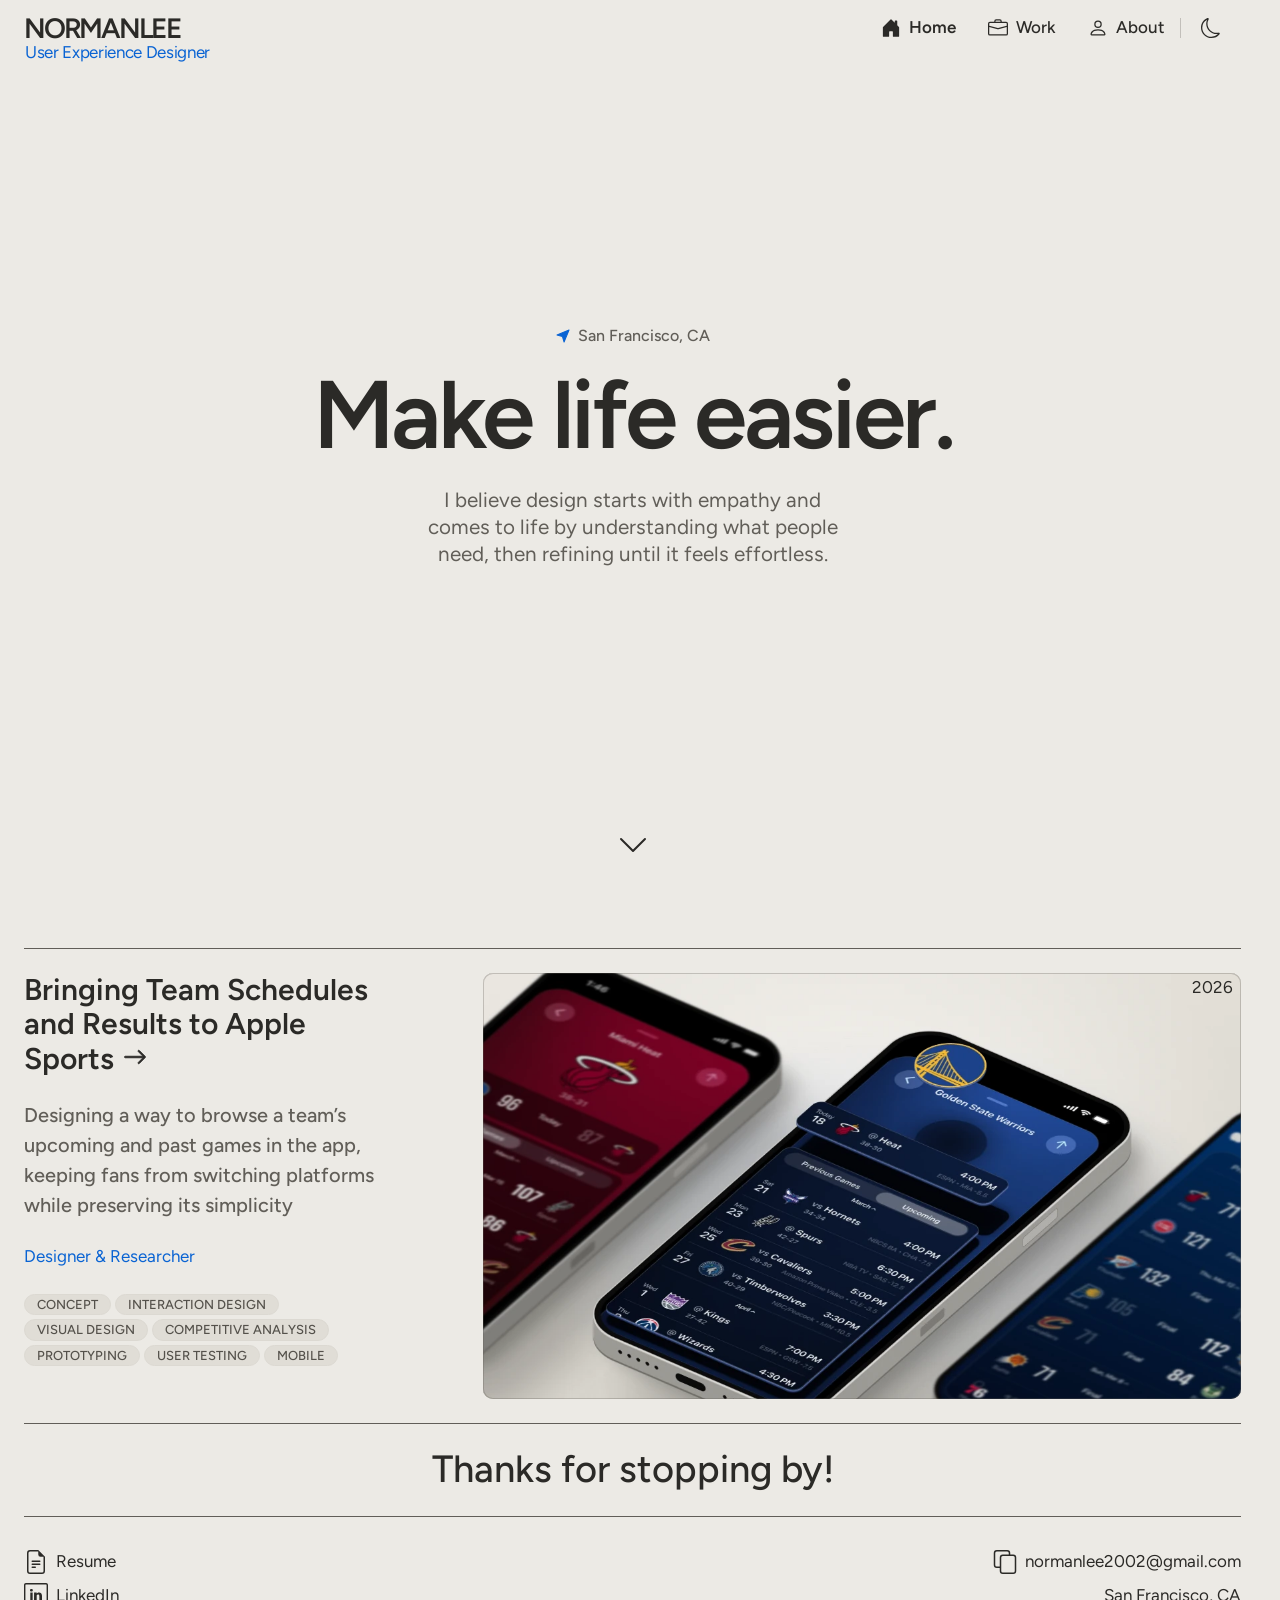
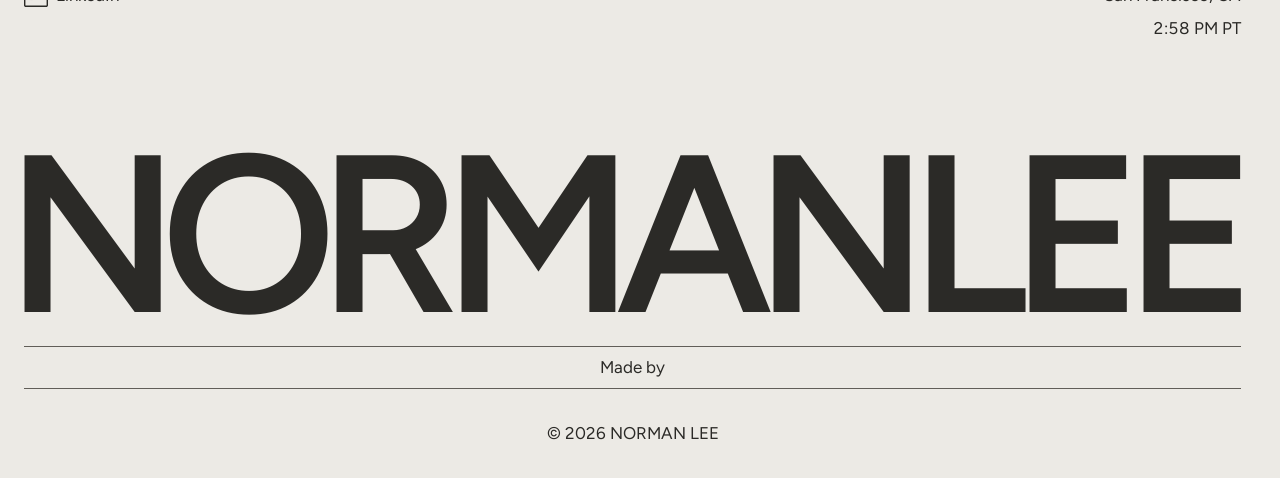
<file: index.html>
<!DOCTYPE html>
<html lang="en">
<head>
    <meta charset="UTF-8">
    <meta name="viewport" content="width=device-width, initial-scale=1.0">
    <title>Norman Lee - UX Designer</title>
    <meta name="description" content="Hi, I'm Norman, a UX designer in San Francisco. I believe design starts with empathy and comes to life by understanding what people need, then refining until it feels effortless.">
    <link rel="canonical" href="https://normanmade.com/">
    <!-- Link Previews -->
    <meta property="og:type" content="website">
    <meta property="og:site_name" content="normanmade.com">
    <meta property="og:title" content="Norman Lee - UX Designer">
    <meta property="og:description" content="Hi, I'm Norman, a UX designer in San Francisco. I believe design starts with empathy and comes to life by understanding what people need, then refining until it feels effortless.">
    <meta property="og:url" content="https://normanmade.com/">
    <meta property="og:image" content="https://normanmade.com/images/og-image.png?v=3">
    <meta property="og:image:width" content="1200">
    <meta property="og:image:height" content="630">
    <meta property="og:image:alt" content="Norman Lee, User Experience Designer. Make life easier. Design with empathy.">
    <meta name="twitter:card" content="summary_large_image">
    <!-- Icons -->
    <link rel="icon" href="/favicon.ico?v=4" sizes="48x48">
    <link rel="icon" href="/favicon.svg?v=4" type="image/svg+xml">
    <link rel="icon" href="/icon-192.png?v=4" type="image/png" sizes="192x192">
    <link rel="apple-touch-icon" href="/apple-touch-icon.png?v=3">
    <!-- Load Theme -->
    <script>
        // Prepared in the background (speculation rules, below): the fade-in waits until the page is shown (style.css)
        if (document.prerendering) {
            document.documentElement.classList.add("prerendering");
            document.addEventListener("prerenderingchange", () => document.documentElement.classList.remove("prerendering"), { once: true });
        }
        {
            const savedTheme = localStorage.getItem("theme");
            const systemPrefersDark = window.matchMedia("(prefers-color-scheme: dark)").matches;
            if (savedTheme === "dark" || (!savedTheme && systemPrefersDark)) {
                document.documentElement.classList.add("dark-theme");
            }
        }
        // Drawing without a graphics card: the lighter look from the first frame (style.css). Found once, on the very
        // first visit, by trying to start WebGL in a mode that refuses to run on the processor alone, then remembered;
        // script.js checks again once a visit, and also watches for drawing that's slow despite a graphics card
        try {
            let gfx = localStorage.getItem("gfx");
            if (!gfx) {
                const gl = document.createElement("canvas").getContext("webgl", { failIfMajorPerformanceCaveat: true });
                gfx = gl ? "ok" : "low";
                if (gl) gl.getExtension("WEBGL_lose_context")?.loseContext();
                localStorage.setItem("gfx", gfx);
                sessionStorage.setItem("gfx-checked", "1");
            }
            if (gfx === "low" || gfx === "slow") document.documentElement.classList.add("low-gfx");
        } catch (e) {}
    </script>
    <link rel="preload" href="/assets/fonts/figtree-latin.woff2" as="font" type="font/woff2" crossorigin>
    <link rel="stylesheet" href="/css/style.css">
    <script src="/js/script.js" defer></script>
    <!-- Instant pages (Chrome, Edge): the site's other pages are fetched as soon as this one loads (a few KB each), and a
         page is prepared whole in the background once you point at a link to it, so it opens at once when clicked, on
         touch screens too. Other browsers get a head start from script.js -->
    <script type="speculationrules">
        {"prefetch": [{"where": {"and": [{"href_matches": "/*"}, {"not": {"href_matches": ["/prototypes/*", "/*.pdf", "/*.png", "/*.webp", "/*.mp4"]}}]}, "eagerness": "immediate"}],
         "prerender": [{"where": {"and": [{"href_matches": "/*"}, {"not": {"href_matches": ["/prototypes/*", "/*.pdf", "/*.png", "/*.webp", "/*.mp4"]}}]}, "eagerness": "moderate"}]}
    </script>
</head>
<body>
    <!-- Header -->
    <div class="header">
        <div class="name">
            <a href="/"><span class="name-chevron" aria-hidden="true"><svg xmlns="http://www.w3.org/2000/svg" width="16" height="16" fill="currentColor" viewBox="0 0 16 16"><path fill-rule="evenodd" d="M11.354 1.646a.5.5 0 0 1 0 .708L5.707 8l5.647 5.646a.5.5 0 0 1-.708.708l-6-6a.5.5 0 0 1 0-.708l6-6a.5.5 0 0 1 .708 0"/></svg></span>NORMANLEE</a>
        </div>
        <div class="nav-container">
            <button class="theme-toggle-btn" aria-label="Change to dark mode" title="Change to dark mode">
                <!-- Sun Icon -->
                <svg class="sun-icon" xmlns="http://www.w3.org/2000/svg" width="20" height="20" fill="currentColor" viewBox="0 0 16 16">
                    <path d="M8 11a3 3 0 1 1 0-6 3 3 0 0 1 0 6m0 1a4 4 0 1 0 0-8 4 4 0 0 0 0 8M8 0a.5.5 0 0 1 .5.5v2a.5.5 0 0 1-1 0v-2A.5.5 0 0 1 8 0m0 13a.5.5 0 0 1 .5.5v2a.5.5 0 0 1-1 0v-2A.5.5 0 0 1 8 13m8-5a.5.5 0 0 1-.5.5h-2a.5.5 0 0 1 0-1h2a.5.5 0 0 1 .5.5M3 8a.5.5 0 0 1-.5.5h-2a.5.5 0 0 1 0-1h2A.5.5 0 0 1 3 8m10.657-5.657a.5.5 0 0 1 0 .707l-1.414 1.415a.5.5 0 1 1-.707-.708l1.414-1.414a.5.5 0 0 1 .707 0m-9.193 9.193a.5.5 0 0 1 0 .707L3.05 13.657a.5.5 0 0 1-.707-.707l1.414-1.414a.5.5 0 0 1 .707 0m9.193 2.121a.5.5 0 0 1-.707 0l-1.414-1.414a.5.5 0 0 1 .707-.707l1.414 1.414a.5.5 0 0 1 0 .707M4.464 4.465a.5.5 0 0 1-.707 0L2.343 3.05a.5.5 0 1 1 .707-.707l1.414 1.414a.5.5 0 0 1 0 .708"/>
                </svg>
                <!-- Sun Icon Fill -->
                <svg class="sun-icon-fill" xmlns="http://www.w3.org/2000/svg" width="20" height="20" fill="currentColor" viewBox="0 0 16 16">
                    <path d="M8 12a4 4 0 1 0 0-8 4 4 0 0 0 0 8M8 0a.5.5 0 0 1 .5.5v2a.5.5 0 0 1-1 0v-2A.5.5 0 0 1 8 0m0 13a.5.5 0 0 1 .5.5v2a.5.5 0 0 1-1 0v-2A.5.5 0 0 1 8 13m8-5a.5.5 0 0 1-.5.5h-2a.5.5 0 0 1 0-1h2a.5.5 0 0 1 .5.5M3 8a.5.5 0 0 1-.5.5h-2a.5.5 0 0 1 0-1h2A.5.5 0 0 1 3 8m10.657-5.657a.5.5 0 0 1 0 .707l-1.414 1.415a.5.5 0 1 1-.707-.708l1.414-1.414a.5.5 0 0 1 .707 0m-9.193 9.193a.5.5 0 0 1 0 .707L3.05 13.657a.5.5 0 0 1-.707-.707l1.414-1.414a.5.5 0 0 1 .707 0m9.193 2.121a.5.5 0 0 1-.707 0l-1.414-1.414a.5.5 0 0 1 .707-.707l1.414 1.414a.5.5 0 0 1 0 .707M4.464 4.465a.5.5 0 0 1-.707 0L2.343 3.05a.5.5 0 1 1 .707-.707l1.414 1.414a.5.5 0 0 1 0 .708"/>
                </svg>
                <!-- Moon Icon -->
                <svg class="moon-icon" xmlns="http://www.w3.org/2000/svg" width="20" height="20" fill="currentColor" viewBox="0 0 16 16">
                    <path d="M6 .278a.77.77 0 0 1 .08.858 7.2 7.2 0 0 0-.878 3.46c0 4.021 3.278 7.277 7.318 7.277q.792-.001 1.533-.16a.79.79 0 0 1 .81.316.73.73 0 0 1-.031.893A8.35 8.35 0 0 1 8.344 16C3.734 16 0 12.286 0 7.71 0 4.266 2.114 1.312 5.124.06A.75.75 0 0 1 6 .278M4.858 1.311A7.27 7.27 0 0 0 1.025 7.71c0 4.02 3.279 7.276 7.319 7.276a7.32 7.32 0 0 0 5.205-2.162q-.506.063-1.029.063c-4.61 0-8.343-3.714-8.343-8.29 0-1.167.242-2.278.681-3.286"/>
                </svg>
                <!-- Moon Icon Fill -->
                <svg class="moon-icon-fill" xmlns="http://www.w3.org/2000/svg" width="20" height="20" fill="currentColor" viewBox="0 0 16 16">
                    <path d="M6 .278a.77.77 0 0 1 .08.858 7.2 7.2 0 0 0-.878 3.46c0 4.021 3.278 7.277 7.318 7.277q.792-.001 1.533-.16a.79.79 0 0 1 .81.316.73.73 0 0 1-.031.893A8.35 8.35 0 0 1 8.344 16C3.734 16 0 12.286 0 7.71 0 4.266 2.114 1.312 5.124.06A.75.75 0 0 1 6 .278"/>
                </svg>
            </button>
            <button class="hamburger-menu" aria-label="Toggle menu" aria-expanded="false">
                <span class="hamburger-box" aria-hidden="true">
                    <span class="bar bar-top"></span>
                    <span class="bar bar-middle"></span>
                    <span class="bar bar-bottom"></span>
                </span>
            </button>
        </div>
        <div class="expanded-menu hidden" id="menu">
            <a href="/" class="menu-item" aria-current="page">
                <!-- Home Icon -->
                <svg class="icon-outline" xmlns="http://www.w3.org/2000/svg" width="20" height="20" fill="currentColor" viewBox="0 0 16 16">
                    <path d="M8.354 1.146a.5.5 0 0 0-.708 0l-6 6A.5.5 0 0 0 1.5 7.5v7a.5.5 0 0 0 .5.5h4.5a.5.5 0 0 0 .5-.5v-4h2v4a.5.5 0 0 0 .5.5H14a.5.5 0 0 0 .5-.5v-7a.5.5 0 0 0-.146-.354L13 5.793V2.5a.5.5 0 0 0-.5-.5h-1a.5.5 0 0 0-.5.5v1.293zM2.5 14V7.707l5.5-5.5 5.5 5.5V14H10v-4a.5.5 0 0 0-.5-.5h-3a.5.5 0 0 0-.5.5v4z"/>
                </svg>
                <!-- Home Fill -->
                <svg class="icon-fill" xmlns="http://www.w3.org/2000/svg" width="20" height="20" fill="currentColor" viewBox="0 0 16 16">
                    <path d="M6.5 14.5v-3.505c0-.245.25-.495.5-.495h2c.25 0 .5.25.5.5v3.5a.5.5 0 0 0 .5.5h4a.5.5 0 0 0 .5-.5v-7a.5.5 0 0 0-.146-.354L13 5.793V2.5a.5.5 0 0 0-.5-.5h-1a.5.5 0 0 0-.5.5v1.293L8.354 1.146a.5.5 0 0 0-.708 0l-6 6A.5.5 0 0 0 1.5 7.5v7a.5.5 0 0 0 .5.5h4a.5.5 0 0 0 .5-.5"/>
                </svg>
                <span>Home</span>
            </a>

            <div class="nav-dropdown">
                <a href="/work/" class="menu-item">
                    <!-- Work Icon -->
                    <svg class="icon-outline" xmlns="http://www.w3.org/2000/svg" width="20" height="20" fill="currentColor" viewBox="0 0 16 16">
                        <path d="M6.5 1A1.5 1.5 0 0 0 5 2.5V3H1.5A1.5 1.5 0 0 0 0 4.5v8A1.5 1.5 0 0 0 1.5 14h13a1.5 1.5 0 0 0 1.5-1.5v-8A1.5 1.5 0 0 0 14.5 3H11v-.5A1.5 1.5 0 0 0 9.5 1zm0 1h3a.5.5 0 0 1 .5.5V3H6v-.5a.5.5 0 0 1 .5-.5m1.886 6.914L15 7.151V12.5a.5.5 0 0 1-.5.5h-13a.5.5 0 0 1-.5-.5V7.15l6.614 1.764a1.5 1.5 0 0 0 .772 0M1.5 4h13a.5.5 0 0 1 .5.5v1.616L8.129 7.948a.5.5 0 0 1-.258 0L1 6.116V4.5a.5.5 0 0 1 .5-.5"/>
                    </svg>
                    <!-- Work Fill -->
                    <svg class="icon-fill" xmlns="http://www.w3.org/2000/svg" width="20" height="20" fill="currentColor" viewBox="0 0 16 16">
                        <path d="M6.5 1A1.5 1.5 0 0 0 5 2.5V3H1.5A1.5 1.5 0 0 0 0 4.5v1.384l7.614 2.03a1.5 1.5 0 0 0 .772 0L16 5.884V4.5A1.5 1.5 0 0 0 14.5 3H11v-.5A1.5 1.5 0 0 0 9.5 1zm0 1h3a.5.5 0 0 1 .5.5V3H6v-.5a.5.5 0 0 1 .5-.5"/>
                        <path d="M0 12.5A1.5 1.5 0 0 0 1.5 14h13a1.5 1.5 0 0 0 1.5-1.5V6.85L8.129 8.947a.5.5 0 0 1-.258 0L0 6.85z"/>
                    </svg>
                    <span>Work</span>
                </a>
                <div class="project-menu">
                    <div class="project-menu-panel">
                        <a href="/work/apple-sports-concept" class="project-menu-item">Bringing Team Schedules and Results to Apple Sports</a>
                    </div>
                </div>
            </div>

            <a href="/about" class="menu-item">
                <!-- About Icon -->
                <svg class="icon-outline" xmlns="http://www.w3.org/2000/svg" width="20" height="20" fill="currentColor" viewBox="0 0 16 16">
                    <path d="M8 8a3 3 0 1 0 0-6 3 3 0 0 0 0 6m2-3a2 2 0 1 1-4 0 2 2 0 0 1 4 0m4 8c0 1-1 1-1 1H3s-1 0-1-1 1-4 6-4 6 3 6 4m-1-.004c-.001-.246-.154-.986-.832-1.664C11.516 10.68 10.289 10 8 10s-3.516.68-4.168 1.332c-.678.678-.83 1.418-.832 1.664z"/>
                </svg>
                <!-- About Fill -->
                <svg class="icon-fill" xmlns="http://www.w3.org/2000/svg" width="20" height="20" fill="currentColor" viewBox="0 0 16 16">
                    <path d="M3 14s-1 0-1-1 1-4 6-4 6 3 6 4-1 1-1 1zm5-6a3 3 0 1 0 0-6 3 3 0 0 0 0 6"/>
                </svg>
                <span>About</span>
            </a>

        </div>
    </div>
    <!-- Hero Section -->
    <div class="section-hero">
        <div class="title" data-fade="0">
            <p>User Experience Designer</p>
        </div>
        <div class="hero-section">
            <p class="hero-eyebrow" data-fade="1"><span class="location-arrow" aria-hidden="true"><svg xmlns="http://www.w3.org/2000/svg" viewBox="0 0 24 24"><path d="M12 2.5 19.5 20.5 12 16.5 4.5 20.5Z"/></svg></span>San Francisco, CA</p>
            <h1 class="hero-text"><span class="hero-word" data-fade="2">Make</span> <span class="hero-word" data-fade="2">life</span> <span class="hero-word" data-fade="2">easier.</span></h1>
            <p class="hero-description" data-fade="4">I believe design starts with empathy and comes to life by understanding what people need, then refining until it feels effortless.</p>
        </div>
        <a href="#work" class="scroll-down" data-fade="5" aria-label="Scroll to work">
            <span class="scroll-down-bounce">
                <svg xmlns="http://www.w3.org/2000/svg" width="32" height="32" fill="currentColor" class="bi bi-chevron-down" viewBox="0 0 16 16" aria-hidden="true">
                    <path fill-rule="evenodd" d="M1.646 4.646a.5.5 0 0 1 .708 0L8 10.293l5.646-5.647a.5.5 0 0 1 .708.708l-6 6a.5.5 0 0 1-.708 0l-6-6a.5.5 0 0 1 0-.708"/>
                </svg>
            </span>
        </a>
    </div>
    <div class="section-work" id="work" data-fade="6">
        <div class="work-card card-first">
            <a href="/work/apple-sports-concept" class="work-thumbnail" tabindex="-1" aria-hidden="true">
                <div class="cover-screens" aria-hidden="true">
                    <!-- the cover at rest, as one picture of itself; the live cover below is built only when pointed at (style.css) -->
                    <img class="cover-poster is-light" src="/images/apple-sports/cover-poster-light-960.webp" srcset="/images/apple-sports/cover-poster-light-640.webp 1280w, /images/apple-sports/cover-poster-light-960.webp 1920w, /images/apple-sports/cover-poster-light-1320.webp 2640w" sizes="(max-width: 767px) calc(146vw - 47px), (max-width: 1023px) calc(146vw - 78px), min(88vw, 1290px)" alt="" width="2640" height="1320" loading="lazy"><img class="cover-poster is-dark" src="/images/apple-sports/cover-poster-dark-960.webp" srcset="/images/apple-sports/cover-poster-dark-640.webp 1280w, /images/apple-sports/cover-poster-dark-960.webp 1920w, /images/apple-sports/cover-poster-dark-1320.webp 2640w" sizes="(max-width: 767px) calc(146vw - 47px), (max-width: 1023px) calc(146vw - 78px), min(88vw, 1290px)" alt="" width="2640" height="1320" loading="lazy">
                    <div class="cover-floor">
                        <span class="cover-phone"><img src="/images/apple-sports/cover-heat.webp?v=3" alt="" width="560" height="1214" loading="lazy"><i class="cover-key"></i><i class="cover-key is-flush"></i><i class="cover-port"></i></span>
                        <span class="cover-phone">
                            <img src="/images/apple-sports/cover-hero-base.webp?v=2" alt="" width="640" height="1387" loading="lazy">
                            <!-- the shadows the lifted parts throw onto the spots they came from (style.css) -->
                            <i class="cover-shade is-list"></i><i class="cover-shade is-today"></i><i class="cover-shade is-logo"></i>
                            <img class="cover-layer is-list" src="/images/apple-sports/cover-hero-list.webp?v=2" alt="" width="562" height="774" loading="lazy"><i class="cover-layer cover-rim is-list"></i>
                            <img class="cover-layer is-today" src="/images/apple-sports/cover-hero-today.webp?v=2" alt="" width="562" height="111" loading="lazy"><i class="cover-layer cover-rim is-today"></i>
                            <img class="cover-layer is-logo" src="/images/apple-sports/cover-hero-logo.webp?v=2" alt="" width="172" height="172" loading="lazy"><i class="cover-layer cover-rim is-logo"></i>
                            <i class="cover-key"></i><i class="cover-key is-flush"></i><i class="cover-port"></i>
                        </span>
                        <span class="cover-phone"><img src="/images/apple-sports/cover-scores.webp" alt="" width="560" height="1214" loading="lazy"><i class="cover-key"></i><i class="cover-key is-flush"></i><i class="cover-port"></i></span>
                    </div>
                </div>
                <p>2026</p>
                <span class="view-project" aria-hidden="true">View Details<svg xmlns="http://www.w3.org/2000/svg" width="16" height="16" fill="currentColor" viewBox="0 0 16 16"><path fill-rule="evenodd" d="M1 8a.5.5 0 0 1 .5-.5h11.793l-3.147-3.146a.5.5 0 0 1 .708-.708l4 4a.5.5 0 0 1 0 .708l-4 4a.5.5 0 0 1-.708-.708L13.293 8.5H1.5A.5.5 0 0 1 1 8"/></svg></span>
            </a>
            <h2 class="work-header">
                <a href="/work/apple-sports-concept" class="work-link">Bringing Team Schedules and Results to Apple <span class="keep-together">Sports<span class="link-arrow" aria-hidden="true"><svg xmlns="http://www.w3.org/2000/svg" width="16" height="16" fill="currentColor" viewBox="0 0 16 16"><path fill-rule="evenodd" d="M1 8a.5.5 0 0 1 .5-.5h11.793l-3.147-3.146a.5.5 0 0 1 .708-.708l4 4a.5.5 0 0 1 0 .708l-4 4a.5.5 0 0 1-.708-.708L13.293 8.5H1.5A.5.5 0 0 1 1 8"/></svg></span></span></a>
            </h2>
            <p class="work-description">Designing a way to browse a team’s upcoming and past games in the app, keeping fans from switching platforms while preserving its simplicity</p>
            <p class="work-title">Designer &amp; Researcher</p>
            <div class="tag-container">
                <span class="pill-tag">CONCEPT</span>
                <span class="pill-tag">INTERACTION DESIGN</span>
                <span class="pill-tag">VISUAL DESIGN</span>
                <span class="pill-tag">COMPETITIVE ANALYSIS</span>
                <span class="pill-tag">PROTOTYPING</span>
                <span class="pill-tag">USER TESTING</span>
                <span class="pill-tag">MOBILE</span>
            </div>
        </div>
    </div>
    <div class="section-footer" data-fade="7">
        <div class="footer-thanks">
            <p>Thanks for stopping by!</p>
        </div>
        <div class="footer-details">
            <div class="footer-nav-links">
                <a href="/Norman-Lee-Resume.pdf" class="resume nav-content" target="_blank" rel="noopener">
                    <!-- Resume Icon -->
                    <svg class="icon-outline" xmlns="http://www.w3.org/2000/svg" width="24" height="24" fill="currentColor" viewBox="0 0 16 16">
                        <path d="M5.5 7a.5.5 0 0 0 0 1h5a.5.5 0 0 0 0-1zM5 9.5a.5.5 0 0 1 .5-.5h5a.5.5 0 0 1 0 1h-5a.5.5 0 0 1-.5-.5m0 2a.5.5 0 0 1 .5-.5h2a.5.5 0 0 1 0 1h-2a.5.5 0 0 1-.5-.5"/>
                        <path d="M9.5 0H4a2 2 0 0 0-2 2v12a2 2 0 0 0 2 2h8a2 2 0 0 0 2-2V4.5zm0 1v2A1.5 1.5 0 0 0 11 4.5h2V14a1 1 0 0 1-1 1H4a1 1 0 0 1-1-1V2a1 1 0 0 1 1-1z"/>
                    </svg>
                    <!-- Resume Fill -->
                    <svg class="icon-fill" xmlns="http://www.w3.org/2000/svg" width="24" height="24" fill="currentColor" viewBox="0 0 16 16">
                        <path fill-rule="evenodd" d="M9.5 0H4a2 2 0 0 0-2 2v12a2 2 0 0 0 2 2h8a2 2 0 0 0 2-2V4.5zM5.5 7a.5.5 0 0 0 0 1h5a.5.5 0 0 0 0-1zM5 9.5a.5.5 0 0 1 .5-.5h5a.5.5 0 0 1 0 1h-5a.5.5 0 0 1-.5-.5m0 2a.5.5 0 0 1 .5-.5h2a.5.5 0 0 1 0 1h-2a.5.5 0 0 1-.5-.5"/>
                    </svg>
                    <p>Resume</p>
                </a>

                <a href="https://www.linkedin.com/in/normanlee8" class="linkedin nav-content" target="_blank" rel="noopener noreferrer">
                    <!-- LinkedIn Icon -->
                    <svg class="icon-outline" xmlns="http://www.w3.org/2000/svg" width="24" height="24" fill="currentColor" viewBox="-143 145 512 512">
                        <path d="M329,145h-432c-22.1,0-40,17.9-40,40v432c0,22.1,17.9,40,40,40h432c22.1,0,40-17.9,40-40V185C369,162.9,351.1,145,329,145z M339,617c0,5.5-4.5,10-10,10h-432c-5.5,0-10-4.5-10-10V185c0-5.5,4.5-10,10-10h432c5.5,0,10,4.5,10,10V617z"/>
                        <rect x="-8.5" y="348.4" width="49.9" height="159.7"/>
                        <path d="M177.7,346.9c-28.6,0-46.5,15.6-49.8,26.6v-25.1H71.8c0.7,13.3,0,159.7,0,159.7h56.1v-86.3c0-4.9-0.2-9.7,1.2-13.1 c3.8-9.6,12.1-19.6,27-19.6c19.5,0,28.3,14.8,28.3,36.4v82.6H241v-88.8C241,369.9,213.2,346.9,177.7,346.9z"/>
                        <path d="M15.4,273c-18.4,0-30.5,11.9-30.5,27.7c0,15.5,11.7,27.7,29.8,27.7h0.4c18.8,0,30.5-12.3,30.4-27.7 C45.1,284.9,33.8,273,15.4,273z"/>
                    </svg>
                    <!-- LinkedIn Fill -->
                    <svg class="icon-fill" xmlns="http://www.w3.org/2000/svg" width="24" height="24" fill="currentColor" viewBox="-143 145 512 512">
                        <path d="M329,145h-432c-22.1,0-40,17.9-40,40v432c0,22.1,17.9,40,40,40h432c22.1,0,40-17.9,40-40V185C369,162.9,351.1,145,329,145z M41.4,508.1H-8.5V348.4h49.9V508.1z M15.1,328.4h-0.4c-18.1,0-29.8-12.2-29.8-27.7c0-15.8,12.1-27.7,30.5-27.7 c18.4,0,29.7,11.9,30.1,27.7C45.6,316.1,33.9,328.4,15.1,328.4z M241,508.1h-56.6v-82.6c0-21.6-8.8-36.4-28.3-36.4 c-14.9,0-23.2,10-27,19.6c-1.4,3.4-1.2,8.2-1.2,13.1v86.3H71.8c0,0,0.7-146.4,0-159.7h56.1v25.1c3.3-11,21.2-26.6,49.8-26.6 c35.5,0,63.3,23,63.3,72.4V508.1z"/>
                    </svg>
                    <p>LinkedIn</p>
                </a>
            </div>
            <div class="footer-right">
                <div class="email-location">
                    <div id="copy-email" class="email nav-content" role="button" tabindex="0" aria-label="Copy email address, normanlee2002@gmail.com">
                        <!-- Copy icon: fills on hover, with "Copy" beside it; after a click it swaps to a green check, then back (style.css) -->
                        <span class="email-icon">
                            <svg class="icon-copy" xmlns="http://www.w3.org/2000/svg" width="24" height="24" fill="currentColor" viewBox="0 0 16 16">
                                <path fill-rule="evenodd" d="M6.5 3h7a2 2 0 0 1 2 2v9a2 2 0 0 1-2 2h-7a2 2 0 0 1-2-2V5a2 2 0 0 1 2-2zM6.5 4a1 1 0 0 0-1 1v9a1 1 0 0 0 1 1h7a1 1 0 0 0 1-1V5a1 1 0 0 0-1-1zM4.5 12h-2a2 2 0 0 1-2-2V2a2 2 0 0 1 2-2h7a2 2 0 0 1 2 2v1h-1V2a1 1 0 0 0-1-1h-7a1 1 0 0 0-1 1v8a1 1 0 0 0 1 1h2z"/>
                            </svg>
                            <svg class="icon-copy-fill" xmlns="http://www.w3.org/2000/svg" width="24" height="24" fill="currentColor" viewBox="0 0 16 16">
                                <path d="M6.5 3h7a2 2 0 0 1 2 2v9a2 2 0 0 1-2 2h-7a2 2 0 0 1-2-2V5a2 2 0 0 1 2-2zM4.5 12h-2a2 2 0 0 1-2-2V2a2 2 0 0 1 2-2h7a2 2 0 0 1 2 2v1h-1V2a1 1 0 0 0-1-1h-7a1 1 0 0 0-1 1v8a1 1 0 0 0 1 1h2z"/>
                            </svg>
                            <svg class="email-check" xmlns="http://www.w3.org/2000/svg" width="24" height="24" fill="currentColor" viewBox="0 0 16 16">
                                <path d="M12.736 3.97a.733.733 0 0 1 1.047 0c.286.289.29.756.01 1.05L7.88 12.01a.733.733 0 0 1-1.065.02L3.217 8.384a.757.757 0 0 1 0-1.06.733.733 0 0 1 1.047 0l3.052 3.093 5.4-6.425z"/>
                            </svg>
                            <span class="email-hint" aria-hidden="true"><span class="email-hint-text">Copy</span></span>
                        </span>
                        <p>normanlee2002@gmail.com</p>
                    </div>
                    <span class="visually-hidden" id="copy-email-status" role="status"></span>

                    <div class="location nav-content">
                        <p>San Francisco, CA</p>
                    </div>

                    <div class="location local-time nav-content" hidden>
                        <p><span id="local-time"></span> PT</p>
                    </div>
                </div>
            </div>
        </div>
        <div class="footer-name">
            <div class="bigname">
                <a href="/">
                    <p>NORMANLEE</p>
                </a>
            </div>
            <div class="made-by">
                <p>Made by</p>
            </div>
            <div class="copyright">
                <p>&copy; 2026 NORMAN LEE</p>
            </div>
        </div>
    </div>
</body>
</html>
</file>
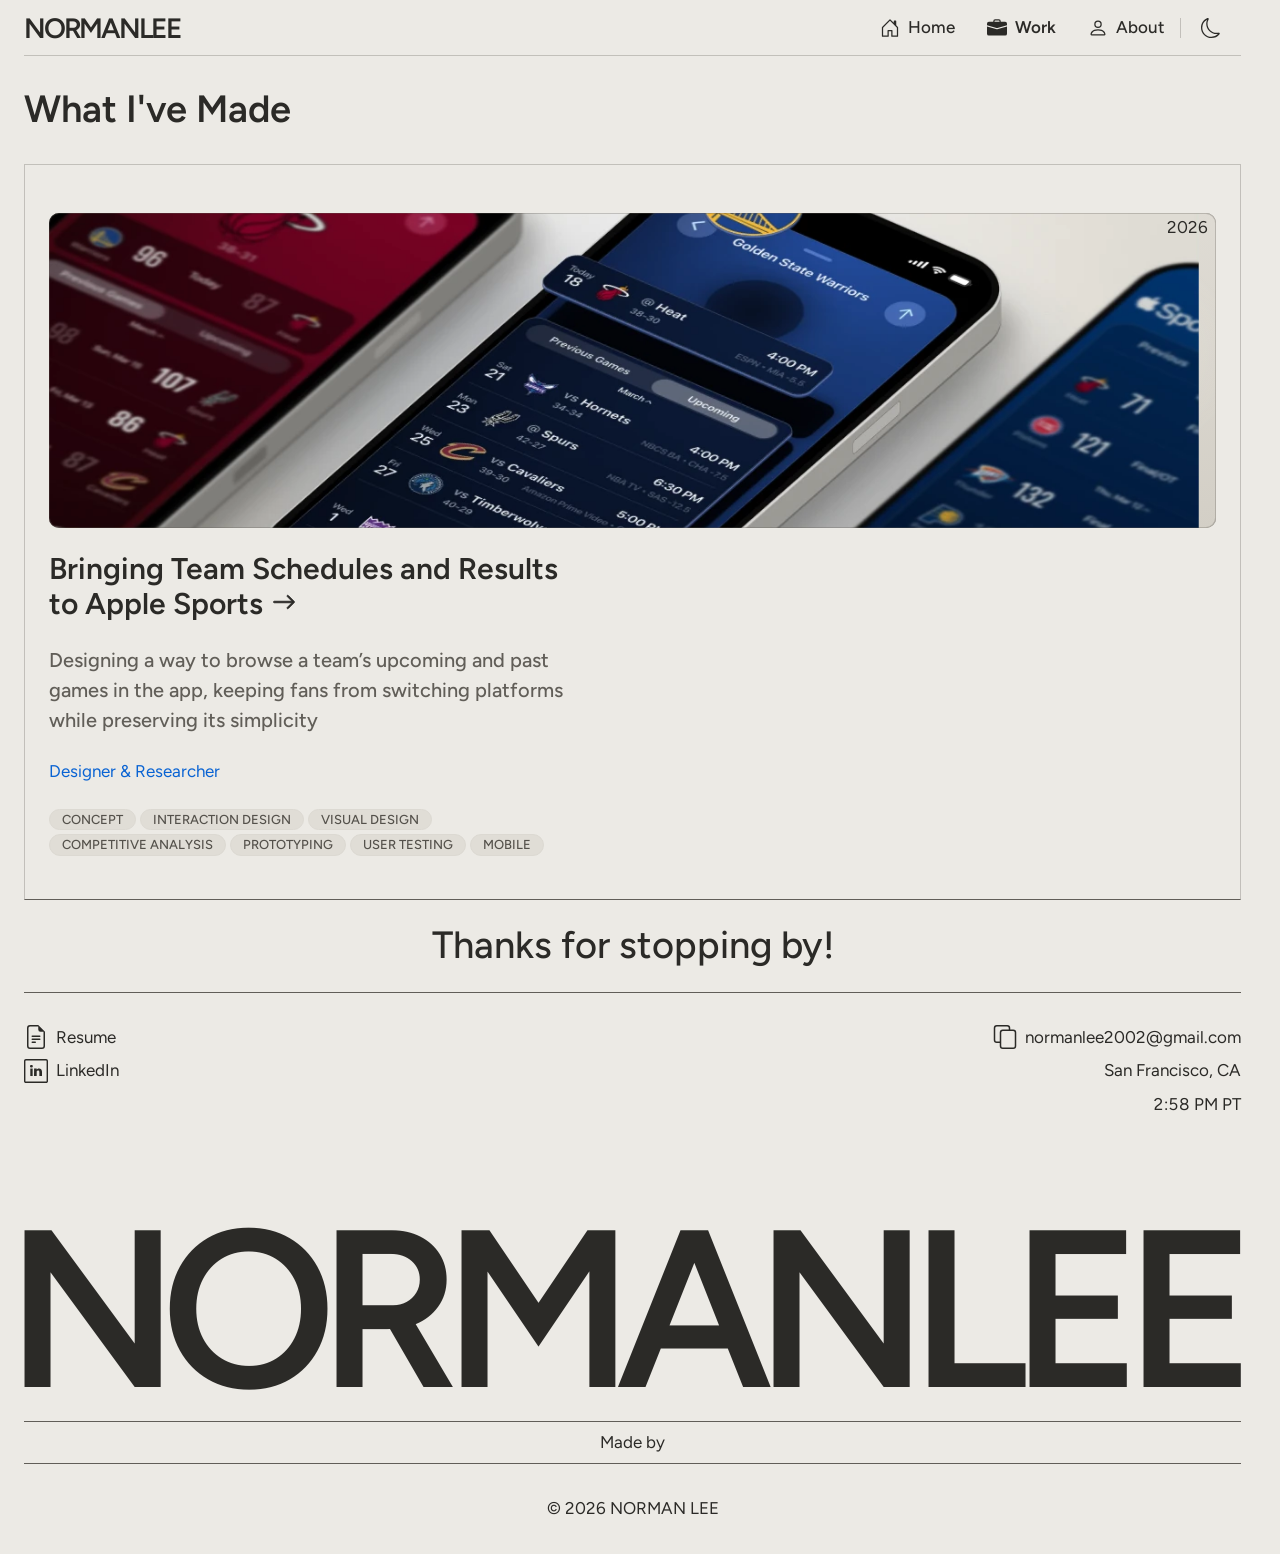
<file: work/index.html>
<!DOCTYPE html>
<html lang="en">
<head>
    <meta charset="UTF-8">
    <meta name="viewport" content="width=device-width, initial-scale=1.0">
    <title>Work - Norman Lee</title>
    <meta name="description" content="UX case studies by Norman Lee, including bringing team schedules and results to Apple Sports.">
    <link rel="canonical" href="https://normanmade.com/work/">
    <!-- Link Previews -->
    <meta property="og:type" content="website">
    <meta property="og:site_name" content="normanmade.com">
    <meta property="og:title" content="Work - Norman Lee">
    <meta property="og:description" content="UX case studies by Norman Lee, including bringing team schedules and results to Apple Sports.">
    <meta property="og:url" content="https://normanmade.com/work/">
    <meta property="og:image" content="https://normanmade.com/images/og-image.png?v=3">
    <meta property="og:image:width" content="1200">
    <meta property="og:image:height" content="630">
    <meta property="og:image:alt" content="Norman Lee, User Experience Designer. Make life easier. Design with empathy.">
    <meta name="twitter:card" content="summary_large_image">
    <!-- Icons -->
    <link rel="icon" href="/favicon.ico?v=4" sizes="48x48">
    <link rel="icon" href="/favicon.svg?v=4" type="image/svg+xml">
    <link rel="icon" href="/icon-192.png?v=4" type="image/png" sizes="192x192">
    <link rel="apple-touch-icon" href="/apple-touch-icon.png?v=3">
    <!-- Load Theme -->
    <script>
        // Prepared in the background (speculation rules, below): the fade-in waits until the page is shown (style.css)
        if (document.prerendering) {
            document.documentElement.classList.add("prerendering");
            document.addEventListener("prerenderingchange", () => document.documentElement.classList.remove("prerendering"), { once: true });
        }
        {
            const savedTheme = localStorage.getItem("theme");
            const systemPrefersDark = window.matchMedia("(prefers-color-scheme: dark)").matches;
            if (savedTheme === "dark" || (!savedTheme && systemPrefersDark)) {
                document.documentElement.classList.add("dark-theme");
            }
        }
        // Drawing without a graphics card: the lighter look from the first frame (style.css). Found once, on the very
        // first visit, by trying to start WebGL in a mode that refuses to run on the processor alone, then remembered;
        // script.js checks again once a visit, and also watches for drawing that's slow despite a graphics card
        try {
            let gfx = localStorage.getItem("gfx");
            if (!gfx) {
                const gl = document.createElement("canvas").getContext("webgl", { failIfMajorPerformanceCaveat: true });
                gfx = gl ? "ok" : "low";
                if (gl) gl.getExtension("WEBGL_lose_context")?.loseContext();
                localStorage.setItem("gfx", gfx);
                sessionStorage.setItem("gfx-checked", "1");
            }
            if (gfx === "low" || gfx === "slow") document.documentElement.classList.add("low-gfx");
        } catch (e) {}
    </script>
    <link rel="preload" href="/assets/fonts/figtree-latin.woff2" as="font" type="font/woff2" crossorigin>
    <link rel="stylesheet" href="/css/style.css">
    <script src="/js/script.js" defer></script>
    <!-- Instant pages (Chrome, Edge): the site's other pages are fetched as soon as this one loads (a few KB each), and a
         page is prepared whole in the background once you point at a link to it, so it opens at once when clicked, on
         touch screens too. Other browsers get a head start from script.js -->
    <script type="speculationrules">
        {"prefetch": [{"where": {"and": [{"href_matches": "/*"}, {"not": {"href_matches": ["/prototypes/*", "/*.pdf", "/*.png", "/*.webp", "/*.mp4"]}}]}, "eagerness": "immediate"}],
         "prerender": [{"where": {"and": [{"href_matches": "/*"}, {"not": {"href_matches": ["/prototypes/*", "/*.pdf", "/*.png", "/*.webp", "/*.mp4"]}}]}, "eagerness": "moderate"}]}
    </script>
</head>
<body>
    <!-- Header -->
    <div class="header perma-line">
        <div class="name">
            <a href="/"><span class="name-chevron" aria-hidden="true"><svg xmlns="http://www.w3.org/2000/svg" width="16" height="16" fill="currentColor" viewBox="0 0 16 16"><path fill-rule="evenodd" d="M11.354 1.646a.5.5 0 0 1 0 .708L5.707 8l5.647 5.646a.5.5 0 0 1-.708.708l-6-6a.5.5 0 0 1 0-.708l6-6a.5.5 0 0 1 .708 0"/></svg></span>NORMANLEE</a>
        </div>
        <div class="nav-container">
            <button class="theme-toggle-btn" aria-label="Change to dark mode" title="Change to dark mode">
                <!-- Sun Icon -->
                <svg class="sun-icon" xmlns="http://www.w3.org/2000/svg" width="20" height="20" fill="currentColor" viewBox="0 0 16 16">
                    <path d="M8 11a3 3 0 1 1 0-6 3 3 0 0 1 0 6m0 1a4 4 0 1 0 0-8 4 4 0 0 0 0 8M8 0a.5.5 0 0 1 .5.5v2a.5.5 0 0 1-1 0v-2A.5.5 0 0 1 8 0m0 13a.5.5 0 0 1 .5.5v2a.5.5 0 0 1-1 0v-2A.5.5 0 0 1 8 13m8-5a.5.5 0 0 1-.5.5h-2a.5.5 0 0 1 0-1h2a.5.5 0 0 1 .5.5M3 8a.5.5 0 0 1-.5.5h-2a.5.5 0 0 1 0-1h2A.5.5 0 0 1 3 8m10.657-5.657a.5.5 0 0 1 0 .707l-1.414 1.415a.5.5 0 1 1-.707-.708l1.414-1.414a.5.5 0 0 1 .707 0m-9.193 9.193a.5.5 0 0 1 0 .707L3.05 13.657a.5.5 0 0 1-.707-.707l1.414-1.414a.5.5 0 0 1 .707 0m9.193 2.121a.5.5 0 0 1-.707 0l-1.414-1.414a.5.5 0 0 1 .707-.707l1.414 1.414a.5.5 0 0 1 0 .707M4.464 4.465a.5.5 0 0 1-.707 0L2.343 3.05a.5.5 0 1 1 .707-.707l1.414 1.414a.5.5 0 0 1 0 .708"/>
                </svg>
                <!-- Sun Icon Fill -->
                <svg class="sun-icon-fill" xmlns="http://www.w3.org/2000/svg" width="20" height="20" fill="currentColor" viewBox="0 0 16 16">
                    <path d="M8 12a4 4 0 1 0 0-8 4 4 0 0 0 0 8M8 0a.5.5 0 0 1 .5.5v2a.5.5 0 0 1-1 0v-2A.5.5 0 0 1 8 0m0 13a.5.5 0 0 1 .5.5v2a.5.5 0 0 1-1 0v-2A.5.5 0 0 1 8 13m8-5a.5.5 0 0 1-.5.5h-2a.5.5 0 0 1 0-1h2a.5.5 0 0 1 .5.5M3 8a.5.5 0 0 1-.5.5h-2a.5.5 0 0 1 0-1h2A.5.5 0 0 1 3 8m10.657-5.657a.5.5 0 0 1 0 .707l-1.414 1.415a.5.5 0 1 1-.707-.708l1.414-1.414a.5.5 0 0 1 .707 0m-9.193 9.193a.5.5 0 0 1 0 .707L3.05 13.657a.5.5 0 0 1-.707-.707l1.414-1.414a.5.5 0 0 1 .707 0m9.193 2.121a.5.5 0 0 1-.707 0l-1.414-1.414a.5.5 0 0 1 .707-.707l1.414 1.414a.5.5 0 0 1 0 .707M4.464 4.465a.5.5 0 0 1-.707 0L2.343 3.05a.5.5 0 1 1 .707-.707l1.414 1.414a.5.5 0 0 1 0 .708"/>
                </svg>
                <!-- Moon Icon -->
                <svg class="moon-icon" xmlns="http://www.w3.org/2000/svg" width="20" height="20" fill="currentColor" viewBox="0 0 16 16">
                    <path d="M6 .278a.77.77 0 0 1 .08.858 7.2 7.2 0 0 0-.878 3.46c0 4.021 3.278 7.277 7.318 7.277q.792-.001 1.533-.16a.79.79 0 0 1 .81.316.73.73 0 0 1-.031.893A8.35 8.35 0 0 1 8.344 16C3.734 16 0 12.286 0 7.71 0 4.266 2.114 1.312 5.124.06A.75.75 0 0 1 6 .278M4.858 1.311A7.27 7.27 0 0 0 1.025 7.71c0 4.02 3.279 7.276 7.319 7.276a7.32 7.32 0 0 0 5.205-2.162q-.506.063-1.029.063c-4.61 0-8.343-3.714-8.343-8.29 0-1.167.242-2.278.681-3.286"/>
                </svg>
                <!-- Moon Icon Fill -->
                <svg class="moon-icon-fill" xmlns="http://www.w3.org/2000/svg" width="20" height="20" fill="currentColor" viewBox="0 0 16 16">
                    <path d="M6 .278a.77.77 0 0 1 .08.858 7.2 7.2 0 0 0-.878 3.46c0 4.021 3.278 7.277 7.318 7.277q.792-.001 1.533-.16a.79.79 0 0 1 .81.316.73.73 0 0 1-.031.893A8.35 8.35 0 0 1 8.344 16C3.734 16 0 12.286 0 7.71 0 4.266 2.114 1.312 5.124.06A.75.75 0 0 1 6 .278"/>
                </svg>
            </button>
            <button class="hamburger-menu" aria-label="Toggle menu" aria-expanded="false">
                <span class="hamburger-box" aria-hidden="true">
                    <span class="bar bar-top"></span>
                    <span class="bar bar-middle"></span>
                    <span class="bar bar-bottom"></span>
                </span>
            </button>
        </div>
        <div class="expanded-menu hidden" id="menu">
            <a href="/" class="menu-item">
                <!-- Home outline -->
                <svg class="icon-outline" xmlns="http://www.w3.org/2000/svg" width="20" height="20" fill="currentColor" viewBox="0 0 16 16">
                    <path d="M8.354 1.146a.5.5 0 0 0-.708 0l-6 6A.5.5 0 0 0 1.5 7.5v7a.5.5 0 0 0 .5.5h4.5a.5.5 0 0 0 .5-.5v-4h2v4a.5.5 0 0 0 .5.5H14a.5.5 0 0 0 .5-.5v-7a.5.5 0 0 0-.146-.354L13 5.793V2.5a.5.5 0 0 0-.5-.5h-1a.5.5 0 0 0-.5.5v1.293zM2.5 14V7.707l5.5-5.5 5.5 5.5V14H10v-4a.5.5 0 0 0-.5-.5h-3a.5.5 0 0 0-.5.5v4z"/>
                </svg>
                <!-- Home fill -->
                <svg class="icon-fill" xmlns="http://www.w3.org/2000/svg" width="20" height="20" fill="currentColor" viewBox="0 0 16 16">
                    <path d="M6.5 14.5v-3.505c0-.245.25-.495.5-.495h2c.25 0 .5.25.5.5v3.5a.5.5 0 0 0 .5.5h4a.5.5 0 0 0 .5-.5v-7a.5.5 0 0 0-.146-.354L13 5.793V2.5a.5.5 0 0 0-.5-.5h-1a.5.5 0 0 0-.5.5v1.293L8.354 1.146a.5.5 0 0 0-.708 0l-6 6A.5.5 0 0 0 1.5 7.5v7a.5.5 0 0 0 .5.5h4a.5.5 0 0 0 .5-.5"/>
                </svg>
                <span>Home</span>
            </a>

            <div class="nav-dropdown">
                <a href="/work/" class="menu-item" aria-current="page">
                    <!-- Briefcase outline -->
                    <svg class="icon-outline" xmlns="http://www.w3.org/2000/svg" width="20" height="20" fill="currentColor" viewBox="0 0 16 16">
                        <path d="M6.5 1A1.5 1.5 0 0 0 5 2.5V3H1.5A1.5 1.5 0 0 0 0 4.5v8A1.5 1.5 0 0 0 1.5 14h13a1.5 1.5 0 0 0 1.5-1.5v-8A1.5 1.5 0 0 0 14.5 3H11v-.5A1.5 1.5 0 0 0 9.5 1zm0 1h3a.5.5 0 0 1 .5.5V3H6v-.5a.5.5 0 0 1 .5-.5m1.886 6.914L15 7.151V12.5a.5.5 0 0 1-.5.5h-13a.5.5 0 0 1-.5-.5V7.15l6.614 1.764a1.5 1.5 0 0 0 .772 0M1.5 4h13a.5.5 0 0 1 .5.5v1.616L8.129 7.948a.5.5 0 0 1-.258 0L1 6.116V4.5a.5.5 0 0 1 .5-.5"/>
                    </svg>
                    <!-- Briefcase fill -->
                    <svg class="icon-fill" xmlns="http://www.w3.org/2000/svg" width="20" height="20" fill="currentColor" viewBox="0 0 16 16">
                        <path d="M6.5 1A1.5 1.5 0 0 0 5 2.5V3H1.5A1.5 1.5 0 0 0 0 4.5v1.384l7.614 2.03a1.5 1.5 0 0 0 .772 0L16 5.884V4.5A1.5 1.5 0 0 0 14.5 3H11v-.5A1.5 1.5 0 0 0 9.5 1zm0 1h3a.5.5 0 0 1 .5.5V3H6v-.5a.5.5 0 0 1 .5-.5"/>
                        <path d="M0 12.5A1.5 1.5 0 0 0 1.5 14h13a1.5 1.5 0 0 0 1.5-1.5V6.85L8.129 8.947a.5.5 0 0 1-.258 0L0 6.85z"/>
                    </svg>
                    <span>Work</span>
                </a>
                <div class="project-menu">
                    <div class="project-menu-panel">
                        <a href="/work/apple-sports-concept" class="project-menu-item">Bringing Team Schedules and Results to Apple Sports</a>
                    </div>
                </div>
            </div>

            <a href="/about" class="menu-item">
                <!-- About Icon -->
                <svg class="icon-outline" xmlns="http://www.w3.org/2000/svg" width="20" height="20" fill="currentColor" viewBox="0 0 16 16">
                    <path d="M8 8a3 3 0 1 0 0-6 3 3 0 0 0 0 6m2-3a2 2 0 1 1-4 0 2 2 0 0 1 4 0m4 8c0 1-1 1-1 1H3s-1 0-1-1 1-4 6-4 6 3 6 4m-1-.004c-.001-.246-.154-.986-.832-1.664C11.516 10.68 10.289 10 8 10s-3.516.68-4.168 1.332c-.678.678-.83 1.418-.832 1.664z"/>
                </svg>
                <!-- About Fill -->
                <svg class="icon-fill" xmlns="http://www.w3.org/2000/svg" width="20" height="20" fill="currentColor" viewBox="0 0 16 16">
                    <path d="M3 14s-1 0-1-1 1-4 6-4 6 3 6 4-1 1-1 1zm5-6a3 3 0 1 0 0-6 3 3 0 0 0 0 6"/>
                </svg>
                <span>About</span>
            </a>

        </div>
    </div>

    <!-- Work -->
    <h1 class="page-header" data-fade>What I've Made</h1>
    <div class="section-work work-grid">
        <div class="work-card" data-fade>
            <a href="/work/apple-sports-concept" class="work-thumbnail" tabindex="-1" aria-hidden="true">
                <div class="cover-screens" aria-hidden="true">
                    <!-- the cover at rest, as one picture of itself; the live cover below is built only when pointed at (style.css) -->
                    <img class="cover-poster is-light" src="/images/apple-sports/cover-poster-light-960.webp" srcset="/images/apple-sports/cover-poster-light-640.webp 1280w, /images/apple-sports/cover-poster-light-960.webp 1920w, /images/apple-sports/cover-poster-light-1320.webp 2640w" sizes="(max-width: 767px) calc(146vw - 47px), (max-width: 1023px) calc(146vw - 78px), min(65vw, 950px)" alt="" width="2640" height="1320" loading="lazy" fetchpriority="high"><img class="cover-poster is-dark" src="/images/apple-sports/cover-poster-dark-960.webp" srcset="/images/apple-sports/cover-poster-dark-640.webp 1280w, /images/apple-sports/cover-poster-dark-960.webp 1920w, /images/apple-sports/cover-poster-dark-1320.webp 2640w" sizes="(max-width: 767px) calc(146vw - 47px), (max-width: 1023px) calc(146vw - 78px), min(65vw, 950px)" alt="" width="2640" height="1320" loading="lazy" fetchpriority="high">
                    <div class="cover-floor">
                        <span class="cover-phone"><img src="/images/apple-sports/cover-heat.webp?v=3" alt="" width="560" height="1214" loading="lazy"><i class="cover-key"></i><i class="cover-key is-flush"></i><i class="cover-port"></i></span>
                        <span class="cover-phone">
                            <img src="/images/apple-sports/cover-hero-base.webp?v=2" alt="" width="640" height="1387" loading="lazy">
                            <!-- the shadows the lifted parts throw onto the spots they came from (style.css) -->
                            <i class="cover-shade is-list"></i><i class="cover-shade is-today"></i><i class="cover-shade is-logo"></i>
                            <img class="cover-layer is-list" src="/images/apple-sports/cover-hero-list.webp?v=2" alt="" width="562" height="774" loading="lazy"><i class="cover-layer cover-rim is-list"></i>
                            <img class="cover-layer is-today" src="/images/apple-sports/cover-hero-today.webp?v=2" alt="" width="562" height="111" loading="lazy"><i class="cover-layer cover-rim is-today"></i>
                            <img class="cover-layer is-logo" src="/images/apple-sports/cover-hero-logo.webp?v=2" alt="" width="172" height="172" loading="lazy"><i class="cover-layer cover-rim is-logo"></i>
                            <i class="cover-key"></i><i class="cover-key is-flush"></i><i class="cover-port"></i>
                        </span>
                        <span class="cover-phone"><img src="/images/apple-sports/cover-scores.webp" alt="" width="560" height="1214" loading="lazy"><i class="cover-key"></i><i class="cover-key is-flush"></i><i class="cover-port"></i></span>
                    </div>
                </div>
                <p>2026</p>
                <span class="view-project" aria-hidden="true">View Details<svg xmlns="http://www.w3.org/2000/svg" width="16" height="16" fill="currentColor" viewBox="0 0 16 16"><path fill-rule="evenodd" d="M1 8a.5.5 0 0 1 .5-.5h11.793l-3.147-3.146a.5.5 0 0 1 .708-.708l4 4a.5.5 0 0 1 0 .708l-4 4a.5.5 0 0 1-.708-.708L13.293 8.5H1.5A.5.5 0 0 1 1 8"/></svg></span>
            </a>
            <h2 class="work-header">
                <a href="/work/apple-sports-concept" class="work-link">Bringing Team Schedules and Results to Apple <span class="keep-together">Sports<span class="link-arrow" aria-hidden="true"><svg xmlns="http://www.w3.org/2000/svg" width="16" height="16" fill="currentColor" viewBox="0 0 16 16"><path fill-rule="evenodd" d="M1 8a.5.5 0 0 1 .5-.5h11.793l-3.147-3.146a.5.5 0 0 1 .708-.708l4 4a.5.5 0 0 1 0 .708l-4 4a.5.5 0 0 1-.708-.708L13.293 8.5H1.5A.5.5 0 0 1 1 8"/></svg></span></span></a>
            </h2>
            <p class="work-description">Designing a way to browse a team’s upcoming and past games in the app, keeping fans from switching platforms while preserving its simplicity</p>
            <p class="work-title">Designer &amp; Researcher</p>
            <div class="tag-container">
                <span class="pill-tag">CONCEPT</span>
                <span class="pill-tag">INTERACTION DESIGN</span>
                <span class="pill-tag">VISUAL DESIGN</span>
                <span class="pill-tag">COMPETITIVE ANALYSIS</span>
                <span class="pill-tag">PROTOTYPING</span>
                <span class="pill-tag">USER TESTING</span>
                <span class="pill-tag">MOBILE</span>
            </div>
        </div>
    </div>

    <!-- Footer -->
    <div class="section-footer" data-fade>
        <div class="footer-thanks">
            <p>Thanks for stopping by!</p>
        </div>
        <div class="footer-details">
            <div class="footer-nav-links">
                <a href="/Norman-Lee-Resume.pdf" class="resume nav-content" target="_blank" rel="noopener">
                    <!-- File outline -->
                    <svg class="icon-outline" xmlns="http://www.w3.org/2000/svg" width="24" height="24" fill="currentColor" viewBox="0 0 16 16">
                        <path d="M5.5 7a.5.5 0 0 0 0 1h5a.5.5 0 0 0 0-1zM5 9.5a.5.5 0 0 1 .5-.5h5a.5.5 0 0 1 0 1h-5a.5.5 0 0 1-.5-.5m0 2a.5.5 0 0 1 .5-.5h2a.5.5 0 0 1 0 1h-2a.5.5 0 0 1-.5-.5"/>
                        <path d="M9.5 0H4a2 2 0 0 0-2 2v12a2 2 0 0 0 2 2h8a2 2 0 0 0 2-2V4.5zm0 1v2A1.5 1.5 0 0 0 11 4.5h2V14a1 1 0 0 1-1 1H4a1 1 0 0 1-1-1V2a1 1 0 0 1 1-1z"/>
                    </svg>
                    <!-- File fill -->
                    <svg class="icon-fill" xmlns="http://www.w3.org/2000/svg" width="24" height="24" fill="currentColor" viewBox="0 0 16 16">
                        <path fill-rule="evenodd" d="M9.5 0H4a2 2 0 0 0-2 2v12a2 2 0 0 0 2 2h8a2 2 0 0 0 2-2V4.5zM5.5 7a.5.5 0 0 0 0 1h5a.5.5 0 0 0 0-1zM5 9.5a.5.5 0 0 1 .5-.5h5a.5.5 0 0 1 0 1h-5a.5.5 0 0 1-.5-.5m0 2a.5.5 0 0 1 .5-.5h2a.5.5 0 0 1 0 1h-2a.5.5 0 0 1-.5-.5"/>
                    </svg>
                    <p>Resume</p>
                </a>

                <a href="https://www.linkedin.com/in/normanlee8" class="linkedin nav-content" target="_blank" rel="noopener noreferrer">
                    <!-- LinkedIn outline -->
                    <svg class="icon-outline" xmlns="http://www.w3.org/2000/svg" width="24" height="24" fill="currentColor" viewBox="-143 145 512 512">
                        <path d="M329,145h-432c-22.1,0-40,17.9-40,40v432c0,22.1,17.9,40,40,40h432c22.1,0,40-17.9,40-40V185C369,162.9,351.1,145,329,145z M339,617c0,5.5-4.5,10-10,10h-432c-5.5,0-10-4.5-10-10V185c0-5.5,4.5-10,10-10h432c5.5,0,10,4.5,10,10V617z"/>
                        <rect x="-8.5" y="348.4" width="49.9" height="159.7"/>
                        <path d="M177.7,346.9c-28.6,0-46.5,15.6-49.8,26.6v-25.1H71.8c0.7,13.3,0,159.7,0,159.7h56.1v-86.3c0-4.9-0.2-9.7,1.2-13.1 c3.8-9.6,12.1-19.6,27-19.6c19.5,0,28.3,14.8,28.3,36.4v82.6H241v-88.8C241,369.9,213.2,346.9,177.7,346.9z"/>
                        <path d="M15.4,273c-18.4,0-30.5,11.9-30.5,27.7c0,15.5,11.7,27.7,29.8,27.7h0.4c18.8,0,30.5-12.3,30.4-27.7 C45.1,284.9,33.8,273,15.4,273z"/>
                    </svg>
                    <!-- LinkedIn fill -->
                    <svg class="icon-fill" xmlns="http://www.w3.org/2000/svg" width="24" height="24" fill="currentColor" viewBox="-143 145 512 512">
                        <path d="M329,145h-432c-22.1,0-40,17.9-40,40v432c0,22.1,17.9,40,40,40h432c22.1,0,40-17.9,40-40V185C369,162.9,351.1,145,329,145z M41.4,508.1H-8.5V348.4h49.9V508.1z M15.1,328.4h-0.4c-18.1,0-29.8-12.2-29.8-27.7c0-15.8,12.1-27.7,30.5-27.7 c18.4,0,29.7,11.9,30.1,27.7C45.6,316.1,33.9,328.4,15.1,328.4z M241,508.1h-56.6v-82.6c0-21.6-8.8-36.4-28.3-36.4 c-14.9,0-23.2,10-27,19.6c-1.4,3.4-1.2,8.2-1.2,13.1v86.3H71.8c0,0,0.7-146.4,0-159.7h56.1v25.1c3.3-11,21.2-26.6,49.8-26.6 c35.5,0,63.3,23,63.3,72.4V508.1z"/>
                    </svg>
                    <p>LinkedIn</p>
                </a>
            </div>
            <div class="footer-right">
                <div class="email-location">
                    <div id="copy-email" class="email nav-content" role="button" tabindex="0" aria-label="Copy email address, normanlee2002@gmail.com">
                        <!-- Copy icon: fills on hover, with "Copy" beside it; after a click it swaps to a green check, then back (style.css) -->
                        <span class="email-icon">
                            <svg class="icon-copy" xmlns="http://www.w3.org/2000/svg" width="24" height="24" fill="currentColor" viewBox="0 0 16 16">
                                <path fill-rule="evenodd" d="M6.5 3h7a2 2 0 0 1 2 2v9a2 2 0 0 1-2 2h-7a2 2 0 0 1-2-2V5a2 2 0 0 1 2-2zM6.5 4a1 1 0 0 0-1 1v9a1 1 0 0 0 1 1h7a1 1 0 0 0 1-1V5a1 1 0 0 0-1-1zM4.5 12h-2a2 2 0 0 1-2-2V2a2 2 0 0 1 2-2h7a2 2 0 0 1 2 2v1h-1V2a1 1 0 0 0-1-1h-7a1 1 0 0 0-1 1v8a1 1 0 0 0 1 1h2z"/>
                            </svg>
                            <svg class="icon-copy-fill" xmlns="http://www.w3.org/2000/svg" width="24" height="24" fill="currentColor" viewBox="0 0 16 16">
                                <path d="M6.5 3h7a2 2 0 0 1 2 2v9a2 2 0 0 1-2 2h-7a2 2 0 0 1-2-2V5a2 2 0 0 1 2-2zM4.5 12h-2a2 2 0 0 1-2-2V2a2 2 0 0 1 2-2h7a2 2 0 0 1 2 2v1h-1V2a1 1 0 0 0-1-1h-7a1 1 0 0 0-1 1v8a1 1 0 0 0 1 1h2z"/>
                            </svg>
                            <svg class="email-check" xmlns="http://www.w3.org/2000/svg" width="24" height="24" fill="currentColor" viewBox="0 0 16 16">
                                <path d="M12.736 3.97a.733.733 0 0 1 1.047 0c.286.289.29.756.01 1.05L7.88 12.01a.733.733 0 0 1-1.065.02L3.217 8.384a.757.757 0 0 1 0-1.06.733.733 0 0 1 1.047 0l3.052 3.093 5.4-6.425z"/>
                            </svg>
                            <span class="email-hint" aria-hidden="true"><span class="email-hint-text">Copy</span></span>
                        </span>
                        <p>normanlee2002@gmail.com</p>
                    </div>
                    <span class="visually-hidden" id="copy-email-status" role="status"></span>

                    <div class="location nav-content">
                        <p>San Francisco, CA</p>
                    </div>

                    <div class="location local-time nav-content" hidden>
                        <p><span id="local-time"></span> PT</p>
                    </div>
                </div>
            </div>
        </div>
        <div class="footer-name">
            <div class="bigname">
                <a href="/">
                    <p>NORMANLEE</p>
                </a>
            </div>
            <div class="made-by">
                <p>Made by</p>
            </div>
            <div class="copyright">
                <p>&copy; 2026 NORMAN LEE</p>
            </div>
        </div>
    </div>

</body>
</html>
</file>
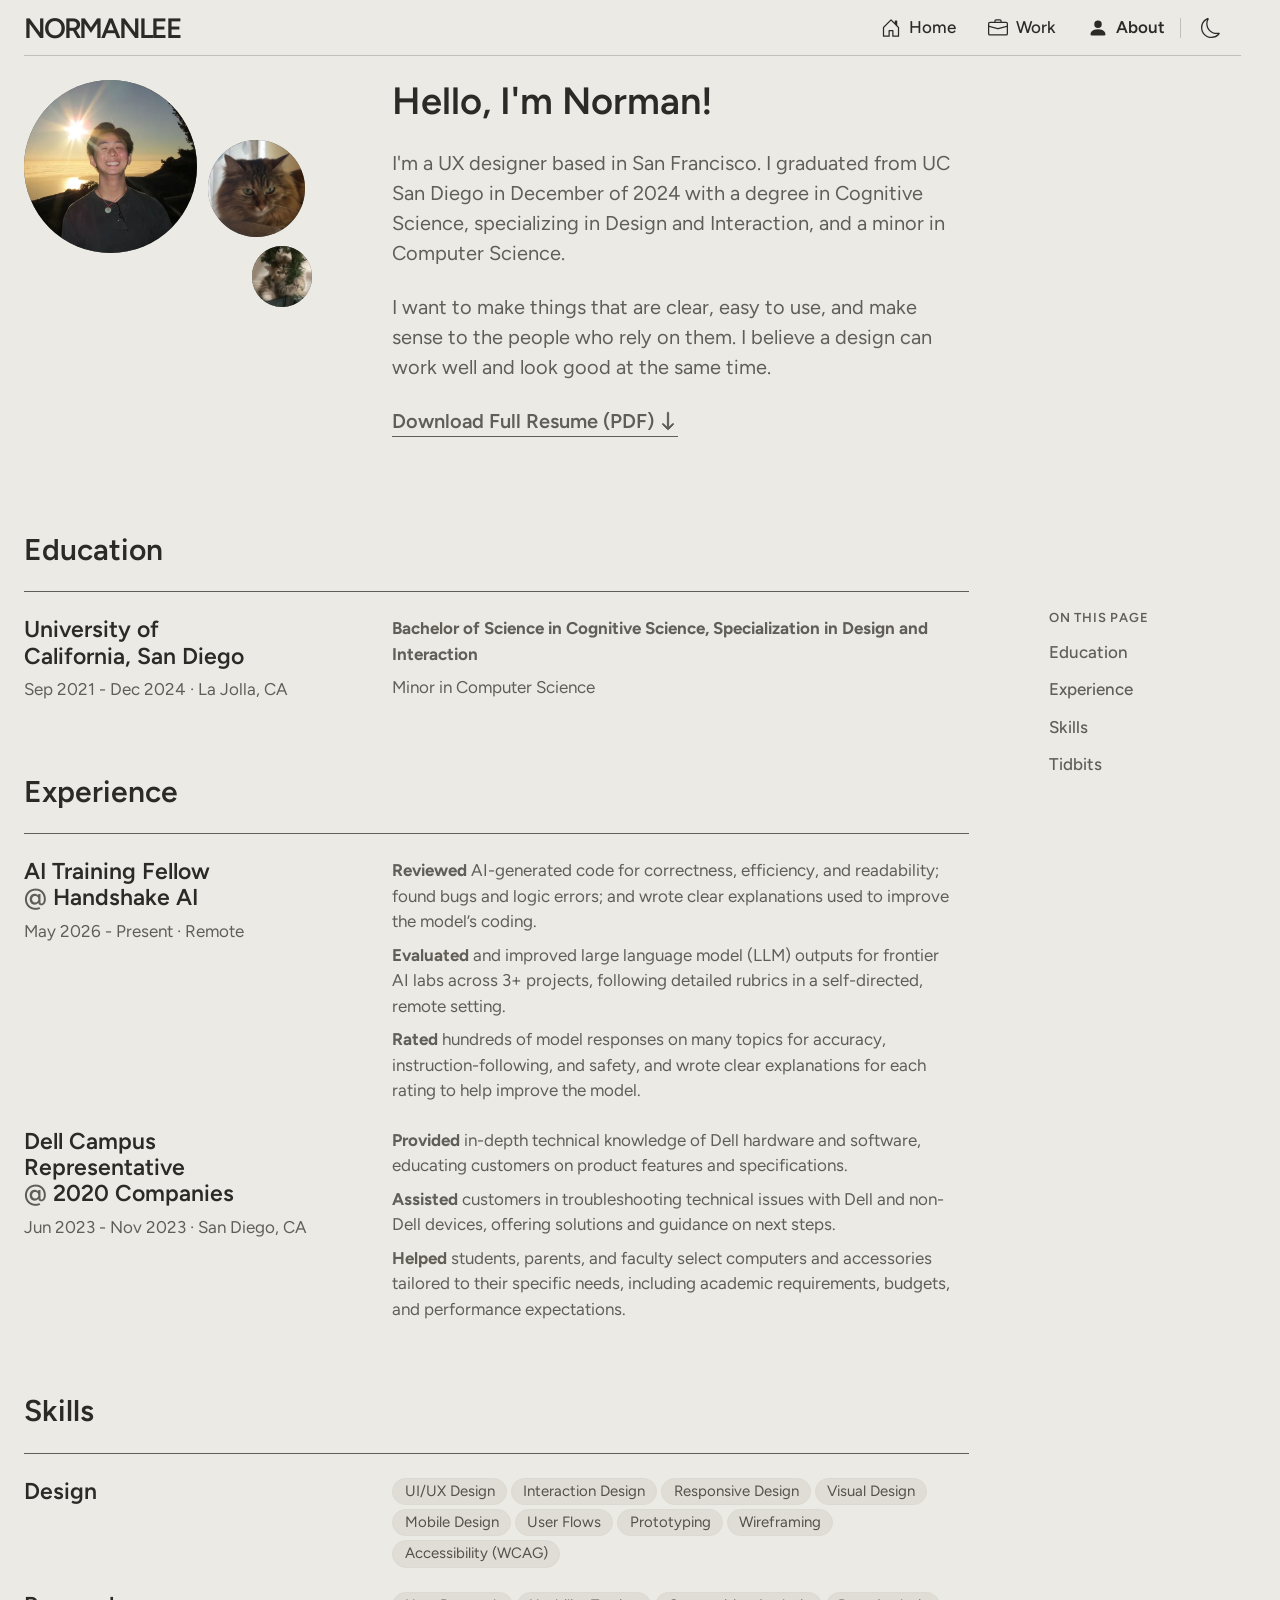
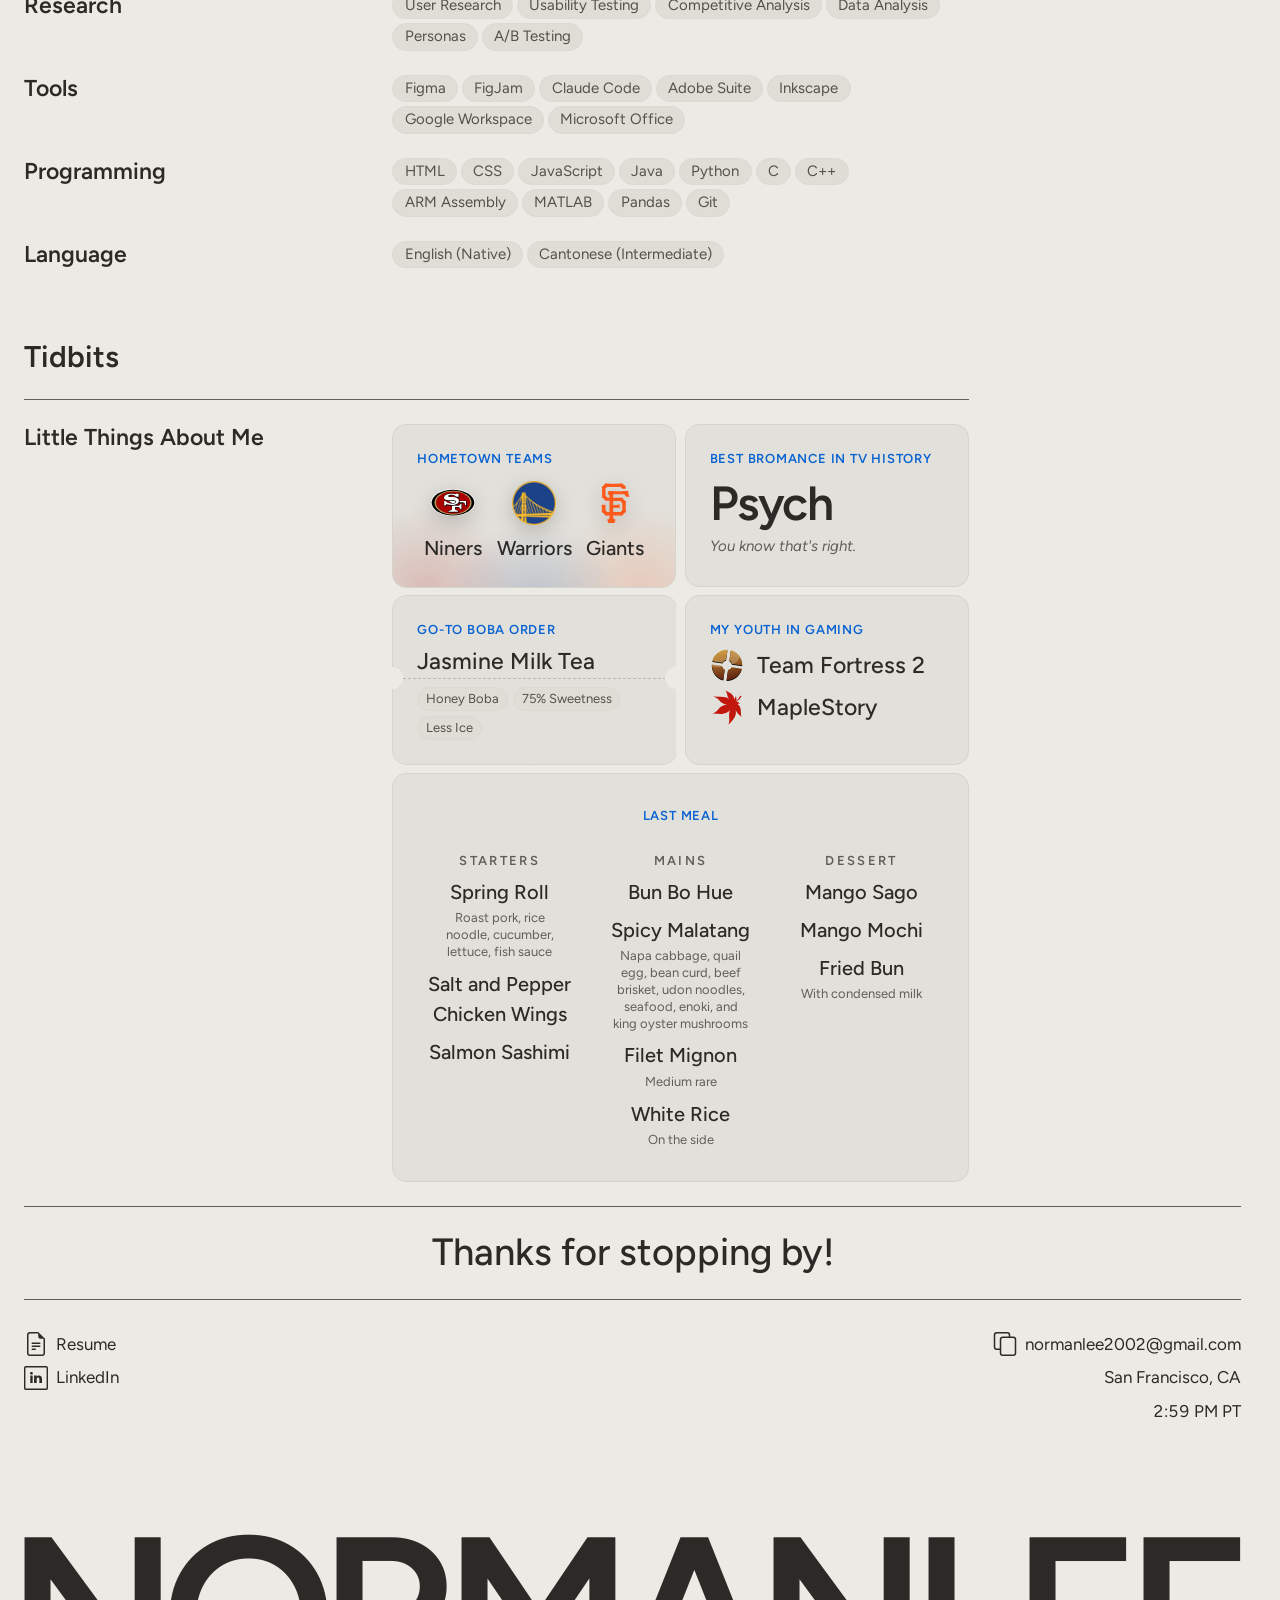
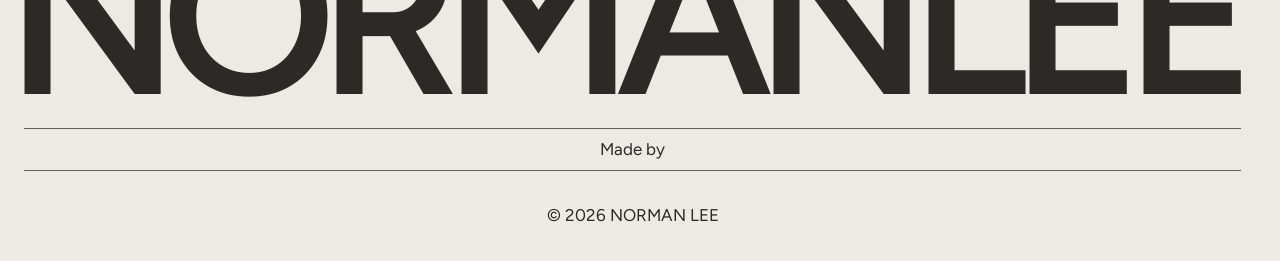
<file: about.html>
<!DOCTYPE html>
<html lang="en">
<head>
    <meta charset="UTF-8">
    <meta name="viewport" content="width=device-width, initial-scale=1.0">
    <title>About - Norman Lee</title>
    <meta name="description" content="About Norman Lee, a San Francisco UX designer with an Interaction Design degree from UC San Diego.">
    <link rel="canonical" href="https://normanmade.com/about">
    <!-- Link Previews -->
    <meta property="og:type" content="profile">
    <meta property="og:site_name" content="normanmade.com">
    <meta property="og:title" content="About - Norman Lee">
    <meta property="og:description" content="About Norman Lee, a San Francisco UX designer with an Interaction Design degree from UC San Diego.">
    <meta property="og:url" content="https://normanmade.com/about">
    <meta property="og:image" content="https://normanmade.com/images/og-image.png?v=3">
    <meta property="og:image:width" content="1200">
    <meta property="og:image:height" content="630">
    <meta property="og:image:alt" content="Norman Lee, User Experience Designer. Make life easier. Design with empathy.">
    <meta name="twitter:card" content="summary_large_image">
    <!-- Icons -->
    <link rel="icon" href="/favicon.ico?v=4" sizes="48x48">
    <link rel="icon" href="/favicon.svg?v=4" type="image/svg+xml">
    <link rel="icon" href="/icon-192.png?v=4" type="image/png" sizes="192x192">
    <link rel="apple-touch-icon" href="/apple-touch-icon.png?v=3">
    <!-- Load Theme -->
    <script>
        // Prepared in the background (speculation rules, below): the fade-in waits until the page is shown (style.css)
        if (document.prerendering) {
            document.documentElement.classList.add("prerendering");
            document.addEventListener("prerenderingchange", () => document.documentElement.classList.remove("prerendering"), { once: true });
        }
        {
            const savedTheme = localStorage.getItem("theme");
            const systemPrefersDark = window.matchMedia("(prefers-color-scheme: dark)").matches;
            if (savedTheme === "dark" || (!savedTheme && systemPrefersDark)) {
                document.documentElement.classList.add("dark-theme");
            }
        }
        // Drawing without a graphics card: the lighter look from the first frame (style.css). Found once, on the very
        // first visit, by trying to start WebGL in a mode that refuses to run on the processor alone, then remembered;
        // script.js checks again once a visit, and also watches for drawing that's slow despite a graphics card
        try {
            let gfx = localStorage.getItem("gfx");
            if (!gfx) {
                const gl = document.createElement("canvas").getContext("webgl", { failIfMajorPerformanceCaveat: true });
                gfx = gl ? "ok" : "low";
                if (gl) gl.getExtension("WEBGL_lose_context")?.loseContext();
                localStorage.setItem("gfx", gfx);
                sessionStorage.setItem("gfx-checked", "1");
            }
            if (gfx === "low" || gfx === "slow") document.documentElement.classList.add("low-gfx");
        } catch (e) {}
    </script>
    <link rel="preload" href="/assets/fonts/figtree-latin.woff2" as="font" type="font/woff2" crossorigin>
    <link rel="stylesheet" href="/css/style.css">
    <script src="/js/script.js" defer></script>
    <!-- Instant pages (Chrome, Edge): the site's other pages are fetched as soon as this one loads (a few KB each), and a
         page is prepared whole in the background once you point at a link to it, so it opens at once when clicked, on
         touch screens too. Other browsers get a head start from script.js -->
    <script type="speculationrules">
        {"prefetch": [{"where": {"and": [{"href_matches": "/*"}, {"not": {"href_matches": ["/prototypes/*", "/*.pdf", "/*.png", "/*.webp", "/*.mp4"]}}]}, "eagerness": "immediate"}],
         "prerender": [{"where": {"and": [{"href_matches": "/*"}, {"not": {"href_matches": ["/prototypes/*", "/*.pdf", "/*.png", "/*.webp", "/*.mp4"]}}]}, "eagerness": "moderate"}]}
    </script>
</head>
<body>
    <!-- Header -->
    <div class="header perma-line">
        <div class="name">
            <a href="/"><span class="name-chevron" aria-hidden="true"><svg xmlns="http://www.w3.org/2000/svg" width="16" height="16" fill="currentColor" viewBox="0 0 16 16"><path fill-rule="evenodd" d="M11.354 1.646a.5.5 0 0 1 0 .708L5.707 8l5.647 5.646a.5.5 0 0 1-.708.708l-6-6a.5.5 0 0 1 0-.708l6-6a.5.5 0 0 1 .708 0"/></svg></span>NORMANLEE</a>
        </div>
        <div class="nav-container">
            <button class="theme-toggle-btn" aria-label="Change to dark mode" title="Change to dark mode">
                <!-- Sun Icon -->
                <svg class="sun-icon" xmlns="http://www.w3.org/2000/svg" width="20" height="20" fill="currentColor" viewBox="0 0 16 16">
                    <path d="M8 11a3 3 0 1 1 0-6 3 3 0 0 1 0 6m0 1a4 4 0 1 0 0-8 4 4 0 0 0 0 8M8 0a.5.5 0 0 1 .5.5v2a.5.5 0 0 1-1 0v-2A.5.5 0 0 1 8 0m0 13a.5.5 0 0 1 .5.5v2a.5.5 0 0 1-1 0v-2A.5.5 0 0 1 8 13m8-5a.5.5 0 0 1-.5.5h-2a.5.5 0 0 1 0-1h2a.5.5 0 0 1 .5.5M3 8a.5.5 0 0 1-.5.5h-2a.5.5 0 0 1 0-1h2A.5.5 0 0 1 3 8m10.657-5.657a.5.5 0 0 1 0 .707l-1.414 1.415a.5.5 0 1 1-.707-.708l1.414-1.414a.5.5 0 0 1 .707 0m-9.193 9.193a.5.5 0 0 1 0 .707L3.05 13.657a.5.5 0 0 1-.707-.707l1.414-1.414a.5.5 0 0 1 .707 0m9.193 2.121a.5.5 0 0 1-.707 0l-1.414-1.414a.5.5 0 0 1 .707-.707l1.414 1.414a.5.5 0 0 1 0 .707M4.464 4.465a.5.5 0 0 1-.707 0L2.343 3.05a.5.5 0 1 1 .707-.707l1.414 1.414a.5.5 0 0 1 0 .708"/>
                </svg>
                <!-- Sun Icon Fill -->
                <svg class="sun-icon-fill" xmlns="http://www.w3.org/2000/svg" width="20" height="20" fill="currentColor" viewBox="0 0 16 16">
                    <path d="M8 12a4 4 0 1 0 0-8 4 4 0 0 0 0 8M8 0a.5.5 0 0 1 .5.5v2a.5.5 0 0 1-1 0v-2A.5.5 0 0 1 8 0m0 13a.5.5 0 0 1 .5.5v2a.5.5 0 0 1-1 0v-2A.5.5 0 0 1 8 13m8-5a.5.5 0 0 1-.5.5h-2a.5.5 0 0 1 0-1h2a.5.5 0 0 1 .5.5M3 8a.5.5 0 0 1-.5.5h-2a.5.5 0 0 1 0-1h2A.5.5 0 0 1 3 8m10.657-5.657a.5.5 0 0 1 0 .707l-1.414 1.415a.5.5 0 1 1-.707-.708l1.414-1.414a.5.5 0 0 1 .707 0m-9.193 9.193a.5.5 0 0 1 0 .707L3.05 13.657a.5.5 0 0 1-.707-.707l1.414-1.414a.5.5 0 0 1 .707 0m9.193 2.121a.5.5 0 0 1-.707 0l-1.414-1.414a.5.5 0 0 1 .707-.707l1.414 1.414a.5.5 0 0 1 0 .707M4.464 4.465a.5.5 0 0 1-.707 0L2.343 3.05a.5.5 0 1 1 .707-.707l1.414 1.414a.5.5 0 0 1 0 .708"/>
                </svg>
                <!-- Moon Icon -->
                <svg class="moon-icon" xmlns="http://www.w3.org/2000/svg" width="20" height="20" fill="currentColor" viewBox="0 0 16 16">
                    <path d="M6 .278a.77.77 0 0 1 .08.858 7.2 7.2 0 0 0-.878 3.46c0 4.021 3.278 7.277 7.318 7.277q.792-.001 1.533-.16a.79.79 0 0 1 .81.316.73.73 0 0 1-.031.893A8.35 8.35 0 0 1 8.344 16C3.734 16 0 12.286 0 7.71 0 4.266 2.114 1.312 5.124.06A.75.75 0 0 1 6 .278M4.858 1.311A7.27 7.27 0 0 0 1.025 7.71c0 4.02 3.279 7.276 7.319 7.276a7.32 7.32 0 0 0 5.205-2.162q-.506.063-1.029.063c-4.61 0-8.343-3.714-8.343-8.29 0-1.167.242-2.278.681-3.286"/>
                </svg>
                <!-- Moon Icon Fill -->
                <svg class="moon-icon-fill" xmlns="http://www.w3.org/2000/svg" width="20" height="20" fill="currentColor" viewBox="0 0 16 16">
                    <path d="M6 .278a.77.77 0 0 1 .08.858 7.2 7.2 0 0 0-.878 3.46c0 4.021 3.278 7.277 7.318 7.277q.792-.001 1.533-.16a.79.79 0 0 1 .81.316.73.73 0 0 1-.031.893A8.35 8.35 0 0 1 8.344 16C3.734 16 0 12.286 0 7.71 0 4.266 2.114 1.312 5.124.06A.75.75 0 0 1 6 .278"/>
                </svg>
            </button>
            <button class="hamburger-menu" aria-label="Toggle menu" aria-expanded="false">
                <span class="hamburger-box" aria-hidden="true">
                    <span class="bar bar-top"></span>
                    <span class="bar bar-middle"></span>
                    <span class="bar bar-bottom"></span>
                </span>
            </button>
        </div>
        <div class="expanded-menu hidden" id="menu">
            <a href="/" class="menu-item">
                <!-- Home outline -->
                <svg class="icon-outline" xmlns="http://www.w3.org/2000/svg" width="20" height="20" fill="currentColor" viewBox="0 0 16 16">
                    <path d="M8.354 1.146a.5.5 0 0 0-.708 0l-6 6A.5.5 0 0 0 1.5 7.5v7a.5.5 0 0 0 .5.5h4.5a.5.5 0 0 0 .5-.5v-4h2v4a.5.5 0 0 0 .5.5H14a.5.5 0 0 0 .5-.5v-7a.5.5 0 0 0-.146-.354L13 5.793V2.5a.5.5 0 0 0-.5-.5h-1a.5.5 0 0 0-.5.5v1.293zM2.5 14V7.707l5.5-5.5 5.5 5.5V14H10v-4a.5.5 0 0 0-.5-.5h-3a.5.5 0 0 0-.5.5v4z"/>
                </svg>
                <!-- Home fill -->
                <svg class="icon-fill" xmlns="http://www.w3.org/2000/svg" width="20" height="20" fill="currentColor" viewBox="0 0 16 16">
                    <path d="M6.5 14.5v-3.505c0-.245.25-.495.5-.495h2c.25 0 .5.25.5.5v3.5a.5.5 0 0 0 .5.5h4a.5.5 0 0 0 .5-.5v-7a.5.5 0 0 0-.146-.354L13 5.793V2.5a.5.5 0 0 0-.5-.5h-1a.5.5 0 0 0-.5.5v1.293L8.354 1.146a.5.5 0 0 0-.708 0l-6 6A.5.5 0 0 0 1.5 7.5v7a.5.5 0 0 0 .5.5h4a.5.5 0 0 0 .5-.5"/>
                </svg>
                <span>Home</span>
            </a>

            <div class="nav-dropdown">
                <a href="/work/" class="menu-item">
                    <!-- Briefcase outline -->
                    <svg class="icon-outline" xmlns="http://www.w3.org/2000/svg" width="20" height="20" fill="currentColor" viewBox="0 0 16 16">
                        <path d="M6.5 1A1.5 1.5 0 0 0 5 2.5V3H1.5A1.5 1.5 0 0 0 0 4.5v8A1.5 1.5 0 0 0 1.5 14h13a1.5 1.5 0 0 0 1.5-1.5v-8A1.5 1.5 0 0 0 14.5 3H11v-.5A1.5 1.5 0 0 0 9.5 1zm0 1h3a.5.5 0 0 1 .5.5V3H6v-.5a.5.5 0 0 1 .5-.5m1.886 6.914L15 7.151V12.5a.5.5 0 0 1-.5.5h-13a.5.5 0 0 1-.5-.5V7.15l6.614 1.764a1.5 1.5 0 0 0 .772 0M1.5 4h13a.5.5 0 0 1 .5.5v1.616L8.129 7.948a.5.5 0 0 1-.258 0L1 6.116V4.5a.5.5 0 0 1 .5-.5"/>
                    </svg>
                    <!-- Briefcase fill -->
                    <svg class="icon-fill" xmlns="http://www.w3.org/2000/svg" width="20" height="20" fill="currentColor" viewBox="0 0 16 16">
                        <path d="M6.5 1A1.5 1.5 0 0 0 5 2.5V3H1.5A1.5 1.5 0 0 0 0 4.5v1.384l7.614 2.03a1.5 1.5 0 0 0 .772 0L16 5.884V4.5A1.5 1.5 0 0 0 14.5 3H11v-.5A1.5 1.5 0 0 0 9.5 1zm0 1h3a.5.5 0 0 1 .5.5V3H6v-.5a.5.5 0 0 1 .5-.5"/>
                        <path d="M0 12.5A1.5 1.5 0 0 0 1.5 14h13a1.5 1.5 0 0 0 1.5-1.5V6.85L8.129 8.947a.5.5 0 0 1-.258 0L0 6.85z"/>
                    </svg>
                    <span>Work</span>
                </a>
                <div class="project-menu">
                    <div class="project-menu-panel">
                        <a href="/work/apple-sports-concept" class="project-menu-item">Bringing Team Schedules and Results to Apple Sports</a>
                    </div>
                </div>
            </div>

            <a href="/about" class="menu-item" aria-current="page">
                <!-- About Icon -->
                <svg class="icon-outline" xmlns="http://www.w3.org/2000/svg" width="20" height="20" fill="currentColor" viewBox="0 0 16 16">
                    <path d="M8 8a3 3 0 1 0 0-6 3 3 0 0 0 0 6m2-3a2 2 0 1 1-4 0 2 2 0 0 1 4 0m4 8c0 1-1 1-1 1H3s-1 0-1-1 1-4 6-4 6 3 6 4m-1-.004c-.001-.246-.154-.986-.832-1.664C11.516 10.68 10.289 10 8 10s-3.516.68-4.168 1.332c-.678.678-.83 1.418-.832 1.664z"/>
                </svg>
                <!-- About Fill -->
                <svg class="icon-fill" xmlns="http://www.w3.org/2000/svg" width="20" height="20" fill="currentColor" viewBox="0 0 16 16">
                    <path d="M3 14s-1 0-1-1 1-4 6-4 6 3 6 4-1 1-1 1zm5-6a3 3 0 1 0 0-6 3 3 0 0 0 0 6"/>
                </svg>
                <span>About</span>
            </a>

        </div>
    </div>

    <!-- About -->
    <div class="about-intro">
        <div class="section-photo" data-fade>
            <!-- Phones: the cats are ears above the photo; 768px: they trail below it; 1280px: they fill the space beside the bio -->
            <div class="photo-cluster">
                <div class="photo photo-me slot-1">
                    <img src="/images/about-photo.webp" alt="Norman Lee photo">
                </div>
                <div class="photo photo-cat slot-2">
                    <img src="/images/thecutestcat.webp" alt="The cutest cat photo">
                </div>
                <div class="photo photo-kitten slot-3">
                    <img src="/images/thecutestkitten.webp" alt="The cutest kitten photo">
                </div>
            </div>
        </div>

        <div class="about-me" data-fade>
            <h1 class="greeting">Hello, I'm Norman!</h1>
            <p class="section-content">I'm a UX designer based in San Francisco. I graduated from UC San Diego in December of 2024 with a degree in Cognitive Science, specializing in Design and Interaction, and a minor in Computer Science.</p>
            <p class="section-content">I want to make things that are clear, easy to use, and make sense to the people who rely on them. I believe a design can work well and look good at the same time.</p>
            <a href="/Norman-Lee-Resume.pdf" class="download-resume" download="Norman Lee - Resume.pdf">
                <p>Download Full Resume (PDF)</p>
                <!-- Down Arrow -->
                <svg xmlns="http://www.w3.org/2000/svg" width="16" height="16" fill="currentColor" viewBox="0 0 16 16" aria-hidden="true">
                    <path fill-rule="evenodd" d="M8 1a.5.5 0 0 1 .5.5v11.793l3.146-3.147a.5.5 0 0 1 .708.708l-4 4a.5.5 0 0 1-.708 0l-4-4a.5.5 0 0 1 .708-.708L7.5 13.293V1.5A.5.5 0 0 1 8 1"/>
                </svg>
            </a>
        </div>
    </div>

    <div class="section-resume">
        <div class="resume-item" data-fade>
            <h2 class="resume-header">Education</h2>
            <div class="resume-content">
                <h3 class="content-label">University of California, San Diego</h3>
                <p class="content-description">Sep 2021 - Dec 2024 &middot; La Jolla, CA</p>
            </div>
            <div class="resume-content">
                <strong class="content-description">Bachelor of Science in Cognitive Science, Specialization in Design and Interaction</strong>
                <p class="content-description">Minor in Computer Science</p>
            </div>
        </div>
        
        <div class="resume-item" data-fade>
            <h2 class="resume-header">Experience</h2>
            <div class="resume-content">
                <h3 class="content-label"><span class="keep-together">AI Training Fellow</span> <span class="keep-together"><span class="label-at">@</span> Handshake AI</span></h3>
                <p class="content-description">May 2026 - Present &middot; Remote</p>
            </div>
            <div class="resume-content">
                <p class="content-description duty-list">
                    <span><strong>Reviewed</strong> AI-generated code for correctness, efficiency, and readability; found bugs and logic errors; and wrote clear explanations used to improve the model’s coding.</span>
                    <span><strong>Evaluated</strong> and improved large language model (LLM) outputs for frontier AI labs across 3+ projects, following detailed rubrics in a self-directed, remote setting.</span>
                    <span><strong>Rated</strong> hundreds of model responses on many topics for accuracy, instruction-following, and safety, and wrote clear explanations for each rating to help improve the model.</span>
                </p>
            </div>
            <div class="resume-content">
                <h3 class="content-label">Dell Campus Representative <span class="keep-together"><span class="label-at">@</span> 2020 Companies</span></h3>
                <p class="content-description">Jun 2023 - Nov 2023 &middot; San Diego, CA</p>
            </div>
            <div class="resume-content">
                <p class="content-description duty-list">
                    <span><strong>Provided</strong> in-depth technical knowledge of Dell hardware and software, educating customers on product features and specifications.</span>
                    <span><strong>Assisted</strong> customers in troubleshooting technical issues with Dell and non-Dell devices, offering solutions and guidance on next steps.</span>
                    <span><strong>Helped</strong> students, parents, and faculty select computers and accessories tailored to their specific needs, including academic requirements, budgets, and performance expectations.</span>
                </p>
            </div>
        </div>

        <div class="resume-item" data-fade>
            <h2 class="resume-header">Skills</h2>
            <div class="resume-content">
                <h3 class="content-label">Design</h3>
                <ul class="content-description skill-chips">
                    <li>UI/UX Design</li>
                    <li>Interaction Design</li>
                    <li>Responsive Design</li>
                    <li>Visual Design</li>
                    <li>Mobile Design</li>
                    <li>User Flows</li>
                    <li>Prototyping</li>
                    <li>Wireframing</li>
                    <li>Accessibility (WCAG)</li>
                </ul>
            </div>
            <div class="resume-content">
                <h3 class="content-label">Research</h3>
                <ul class="content-description skill-chips">
                    <li>User Research</li>
                    <li>Usability Testing</li>
                    <li>Competitive Analysis</li>
                    <li>Data Analysis</li>
                    <li>Personas</li>
                    <li>A/B Testing</li>
                </ul>
            </div>
            <div class="resume-content">
                <h3 class="content-label">Tools</h3>
                <ul class="content-description skill-chips">
                    <li>Figma</li>
                    <li>FigJam</li>
                    <li>Claude Code</li>
                    <li>Adobe Suite</li>
                    <li>Inkscape</li>
                    <li>Google Workspace</li>
                    <li>Microsoft Office</li>
                </ul>
            </div>
            <div class="resume-content">
                <h3 class="content-label">Programming</h3>
                <ul class="content-description skill-chips">
                    <li>HTML</li>
                    <li>CSS</li>
                    <li>JavaScript</li>
                    <li>Java</li>
                    <li>Python</li>
                    <li>C</li>
                    <li>C++</li>
                    <li>ARM Assembly</li>
                    <li>MATLAB</li>
                    <li>Pandas</li>
                    <li>Git</li>
                </ul>
            </div>
            <div class="resume-content">
                <h3 class="content-label">Language</h3>
                <ul class="content-description skill-chips">
                    <li>English (Native)</li>
                    <li>Cantonese (Intermediate)</li>
                </ul>
            </div>
        </div>
        <div class="resume-item" data-fade>
            <h2 class="resume-header">Tidbits</h2>
            <!-- Laid out like the other sections: a label on the left, the grid in the content column -->
            <div class="resume-content resume-last">
                <h3 class="content-label">Little Things About Me</h3>
                <!-- A bento grid: cards of different sizes, each led by something to look at, and the last meal as a menu across the bottom -->
                <div class="fun-grid">
                    <!-- Teams: the three logos large, with a faint wash of each team's color behind -->
                    <div class="fun-card fun-teams">
                        <p class="fun-label">Hometown teams</p>
                        <ul class="fun-team-list">
                            <li><img class="fun-team-logo" src="/images/about/logo-niners.svg" alt="" width="460" height="272" loading="lazy"><span>Niners</span></li>
                            <li><img class="fun-team-logo" src="/images/about/logo-warriors.webp" alt="" width="192" height="192" loading="lazy"><span>Warriors</span></li>
                            <li><img class="fun-team-logo" src="/images/about/logo-giants.svg" alt="" width="224" height="232" loading="lazy"><span>Giants</span></li>
                        </ul>
                    </div>

                    <!-- Boba: an order ticket, with notches on its sides and a tear line above the options -->
                    <div class="fun-card fun-ticket">
                        <p class="fun-label">Go-to boba order</p>
                        <p class="fun-value">Jasmine Milk Tea</p>
                        <ul class="fun-order">
                            <li>Honey Boba</li>
                            <li>75% Sweetness</li>
                            <li>Less Ice</li>
                        </ul>
                    </div>

                    <div class="fun-card fun-psych">
                        <p class="fun-label">Best bromance in TV history</p>
                        <p class="fun-value fun-big">Psych</p>
                        <p class="fun-note">You know that's right.</p>
                    </div>

                    <div class="fun-card fun-games">
                        <p class="fun-label">My youth in gaming</p>
                        <ul class="fun-values fun-logos">
                            <li><img class="fun-logo" src="/images/about/logo-tf2.svg" alt="" width="400" height="400" loading="lazy">Team Fortress&nbsp;2</li>
                            <li><img class="fun-logo" src="/images/about/logo-maplestory.svg" alt="" width="129" height="150" loading="lazy">MapleStory</li>
                        </ul>
                    </div>

                    <!-- Last meal: laid out like a menu, three courses side by side -->
                    <div class="fun-card fun-menu">
                        <p class="fun-label">Last meal</p>
                        <div class="fun-courses">
                            <div class="fun-course">
                                <h3 class="fun-course-name">Starters</h3>
                                <ul class="fun-dishes">
                                    <li><span class="fun-dish">Spring Roll</span><span class="fun-detail">Roast pork, rice noodle, cucumber, lettuce, fish sauce</span></li>
                                    <li><span class="fun-dish">Salt and Pepper Chicken Wings</span></li>
                                    <li><span class="fun-dish">Salmon Sashimi</span></li>
                                </ul>
                            </div>
                            <div class="fun-course">
                                <h3 class="fun-course-name">Mains</h3>
                                <ul class="fun-dishes">
                                    <li><span class="fun-dish">Bun Bo Hue</span></li>
                                    <li><span class="fun-dish">Spicy Malatang</span><span class="fun-detail">Napa cabbage, quail egg, bean curd, beef brisket, udon noodles, seafood, enoki, and king oyster mushrooms</span></li>
                                    <li><span class="fun-dish">Filet Mignon</span><span class="fun-detail">Medium rare</span></li>
                                    <li><span class="fun-dish">White Rice</span><span class="fun-detail">On the side</span></li>
                                </ul>
                            </div>
                            <div class="fun-course">
                                <h3 class="fun-course-name">Dessert</h3>
                                <ul class="fun-dishes">
                                    <li><span class="fun-dish">Mango Sago</span></li>
                                    <li><span class="fun-dish">Mango Mochi</span></li>
                                    <li><span class="fun-dish">Fried Bun</span><span class="fun-detail">With condensed milk</span></li>
                                </ul>
                            </div>
                        </div>
                    </div>
                </div>
            </div>
        </div>
    </div>

    <!-- Footer -->
    <div class="section-footer" data-fade>
        <div class="footer-thanks">
            <p>Thanks for stopping by!</p>
        </div>
        <div class="footer-details">
            <div class="footer-nav-links">
                <a href="/Norman-Lee-Resume.pdf" class="resume nav-content" target="_blank" rel="noopener">
                    <!-- File outline -->
                    <svg class="icon-outline" xmlns="http://www.w3.org/2000/svg" width="24" height="24" fill="currentColor" viewBox="0 0 16 16">
                        <path d="M5.5 7a.5.5 0 0 0 0 1h5a.5.5 0 0 0 0-1zM5 9.5a.5.5 0 0 1 .5-.5h5a.5.5 0 0 1 0 1h-5a.5.5 0 0 1-.5-.5m0 2a.5.5 0 0 1 .5-.5h2a.5.5 0 0 1 0 1h-2a.5.5 0 0 1-.5-.5"/>
                        <path d="M9.5 0H4a2 2 0 0 0-2 2v12a2 2 0 0 0 2 2h8a2 2 0 0 0 2-2V4.5zm0 1v2A1.5 1.5 0 0 0 11 4.5h2V14a1 1 0 0 1-1 1H4a1 1 0 0 1-1-1V2a1 1 0 0 1 1-1z"/>
                    </svg>
                    <!-- File fill -->
                    <svg class="icon-fill" xmlns="http://www.w3.org/2000/svg" width="24" height="24" fill="currentColor" viewBox="0 0 16 16">
                        <path fill-rule="evenodd" d="M9.5 0H4a2 2 0 0 0-2 2v12a2 2 0 0 0 2 2h8a2 2 0 0 0 2-2V4.5zM5.5 7a.5.5 0 0 0 0 1h5a.5.5 0 0 0 0-1zM5 9.5a.5.5 0 0 1 .5-.5h5a.5.5 0 0 1 0 1h-5a.5.5 0 0 1-.5-.5m0 2a.5.5 0 0 1 .5-.5h2a.5.5 0 0 1 0 1h-2a.5.5 0 0 1-.5-.5"/>
                    </svg>
                    <p>Resume</p>
                </a>

                <a href="https://www.linkedin.com/in/normanlee8" class="linkedin nav-content" target="_blank" rel="noopener noreferrer">
                    <!-- LinkedIn outline -->
                    <svg class="icon-outline" xmlns="http://www.w3.org/2000/svg" width="24" height="24" fill="currentColor" viewBox="-143 145 512 512">
                        <path d="M329,145h-432c-22.1,0-40,17.9-40,40v432c0,22.1,17.9,40,40,40h432c22.1,0,40-17.9,40-40V185C369,162.9,351.1,145,329,145z M339,617c0,5.5-4.5,10-10,10h-432c-5.5,0-10-4.5-10-10V185c0-5.5,4.5-10,10-10h432c5.5,0,10,4.5,10,10V617z"/>
                        <rect x="-8.5" y="348.4" width="49.9" height="159.7"/>
                        <path d="M177.7,346.9c-28.6,0-46.5,15.6-49.8,26.6v-25.1H71.8c0.7,13.3,0,159.7,0,159.7h56.1v-86.3c0-4.9-0.2-9.7,1.2-13.1 c3.8-9.6,12.1-19.6,27-19.6c19.5,0,28.3,14.8,28.3,36.4v82.6H241v-88.8C241,369.9,213.2,346.9,177.7,346.9z"/>
                        <path d="M15.4,273c-18.4,0-30.5,11.9-30.5,27.7c0,15.5,11.7,27.7,29.8,27.7h0.4c18.8,0,30.5-12.3,30.4-27.7 C45.1,284.9,33.8,273,15.4,273z"/>
                    </svg>
                    <!-- LinkedIn fill -->
                    <svg class="icon-fill" xmlns="http://www.w3.org/2000/svg" width="24" height="24" fill="currentColor" viewBox="-143 145 512 512">
                        <path d="M329,145h-432c-22.1,0-40,17.9-40,40v432c0,22.1,17.9,40,40,40h432c22.1,0,40-17.9,40-40V185C369,162.9,351.1,145,329,145z M41.4,508.1H-8.5V348.4h49.9V508.1z M15.1,328.4h-0.4c-18.1,0-29.8-12.2-29.8-27.7c0-15.8,12.1-27.7,30.5-27.7 c18.4,0,29.7,11.9,30.1,27.7C45.6,316.1,33.9,328.4,15.1,328.4z M241,508.1h-56.6v-82.6c0-21.6-8.8-36.4-28.3-36.4 c-14.9,0-23.2,10-27,19.6c-1.4,3.4-1.2,8.2-1.2,13.1v86.3H71.8c0,0,0.7-146.4,0-159.7h56.1v25.1c3.3-11,21.2-26.6,49.8-26.6 c35.5,0,63.3,23,63.3,72.4V508.1z"/>
                    </svg>
                    <p>LinkedIn</p>
                </a>
            </div>
            <div class="footer-right">
                <div class="email-location">
                    <div id="copy-email" class="email nav-content" role="button" tabindex="0" aria-label="Copy email address, normanlee2002@gmail.com">
                        <!-- Copy icon: fills on hover, with "Copy" beside it; after a click it swaps to a green check, then back (style.css) -->
                        <span class="email-icon">
                            <svg class="icon-copy" xmlns="http://www.w3.org/2000/svg" width="24" height="24" fill="currentColor" viewBox="0 0 16 16">
                                <path fill-rule="evenodd" d="M6.5 3h7a2 2 0 0 1 2 2v9a2 2 0 0 1-2 2h-7a2 2 0 0 1-2-2V5a2 2 0 0 1 2-2zM6.5 4a1 1 0 0 0-1 1v9a1 1 0 0 0 1 1h7a1 1 0 0 0 1-1V5a1 1 0 0 0-1-1zM4.5 12h-2a2 2 0 0 1-2-2V2a2 2 0 0 1 2-2h7a2 2 0 0 1 2 2v1h-1V2a1 1 0 0 0-1-1h-7a1 1 0 0 0-1 1v8a1 1 0 0 0 1 1h2z"/>
                            </svg>
                            <svg class="icon-copy-fill" xmlns="http://www.w3.org/2000/svg" width="24" height="24" fill="currentColor" viewBox="0 0 16 16">
                                <path d="M6.5 3h7a2 2 0 0 1 2 2v9a2 2 0 0 1-2 2h-7a2 2 0 0 1-2-2V5a2 2 0 0 1 2-2zM4.5 12h-2a2 2 0 0 1-2-2V2a2 2 0 0 1 2-2h7a2 2 0 0 1 2 2v1h-1V2a1 1 0 0 0-1-1h-7a1 1 0 0 0-1 1v8a1 1 0 0 0 1 1h2z"/>
                            </svg>
                            <svg class="email-check" xmlns="http://www.w3.org/2000/svg" width="24" height="24" fill="currentColor" viewBox="0 0 16 16">
                                <path d="M12.736 3.97a.733.733 0 0 1 1.047 0c.286.289.29.756.01 1.05L7.88 12.01a.733.733 0 0 1-1.065.02L3.217 8.384a.757.757 0 0 1 0-1.06.733.733 0 0 1 1.047 0l3.052 3.093 5.4-6.425z"/>
                            </svg>
                            <span class="email-hint" aria-hidden="true"><span class="email-hint-text">Copy</span></span>
                        </span>
                        <p>normanlee2002@gmail.com</p>
                    </div>
                    <span class="visually-hidden" id="copy-email-status" role="status"></span>

                    <div class="location nav-content">
                        <p>San Francisco, CA</p>
                    </div>

                    <div class="location local-time nav-content" hidden>
                        <p><span id="local-time"></span> PT</p>
                    </div>
                </div>
            </div>
        </div>
        <div class="footer-name">
            <div class="bigname">
                <a href="/">
                    <p>NORMANLEE</p>
                </a>
            </div>
            <div class="made-by">
                <p>Made by</p>
            </div>
            <div class="copyright">
                <p>&copy; 2026 NORMAN LEE</p>
            </div>
        </div>
    </div>

    <!-- Sections list and return-to-top (1280px+) -->
    <aside class="page-toc" aria-label="On this page" data-fade>
        <p class="toc-title">On this page</p>
        <ul class="toc-list"></ul>
    </aside>
    <button type="button" class="toc-top" aria-label="Return to top">
        <span class="toc-top-icon">
            <svg xmlns="http://www.w3.org/2000/svg" width="24" height="24" fill="currentColor" viewBox="0 0 16 16" aria-hidden="true">
                <path fill-rule="evenodd" d="M7.646 4.646a.5.5 0 0 1 .708 0l6 6a.5.5 0 0 1-.708.708L8 5.707l-5.646 5.647a.5.5 0 0 1-.708-.708z"/>
            </svg>
        </span>
        <span class="toc-top-label">Return to Top</span>
    </button>

    <!-- Page Navigation -->
    <nav class="page-nav" aria-label="Page" data-fade>
        <a href="/" class="page-nav-back" aria-label="Go back">
            <svg xmlns="http://www.w3.org/2000/svg" width="24" height="24" fill="currentColor" viewBox="0 0 16 16" aria-hidden="true">
                <path fill-rule="evenodd" d="M15 8a.5.5 0 0 0-.5-.5H2.707l3.147-3.146a.5.5 0 1 0-.708-.708l-4 4a.5.5 0 0 0 0 .708l4 4a.5.5 0 0 0 .708-.708L2.707 8.5H14.5A.5.5 0 0 0 15 8"/>
            </svg>
        </a>
        <div class="page-nav-sections">
            <!-- Filled by script.js -->
            <div class="section-menu hidden" id="section-menu">
                <div class="section-menu-inner">
                    <p class="section-menu-title">On this page</p>
                    <ul class="section-list"></ul>
                </div>
            </div>
            <button type="button" class="section-toggle" aria-expanded="false" aria-controls="section-menu">
                <span class="progress-ring" aria-hidden="true">
                    <svg viewBox="0 0 36 36">
                        <circle class="progress-track" cx="18" cy="18" r="15.9155"/>
                        <circle class="progress-fill" cx="18" cy="18" r="15.9155"/>
                    </svg>
                    <span class="progress-percent">0%</span>
                </span>
                <span class="section-label">Scroll Down</span>
                <svg class="section-chevron" xmlns="http://www.w3.org/2000/svg" width="20" height="20" fill="currentColor" viewBox="0 0 16 16" aria-hidden="true">
                    <path fill-rule="evenodd" d="M7.646 4.646a.5.5 0 0 1 .708 0l6 6a.5.5 0 0 1-.708.708L8 5.707l-5.646 5.647a.5.5 0 0 1-.708-.708z"/>
                </svg>
            </button>
        </div>
    </nav>

</body>
</html>
</file>
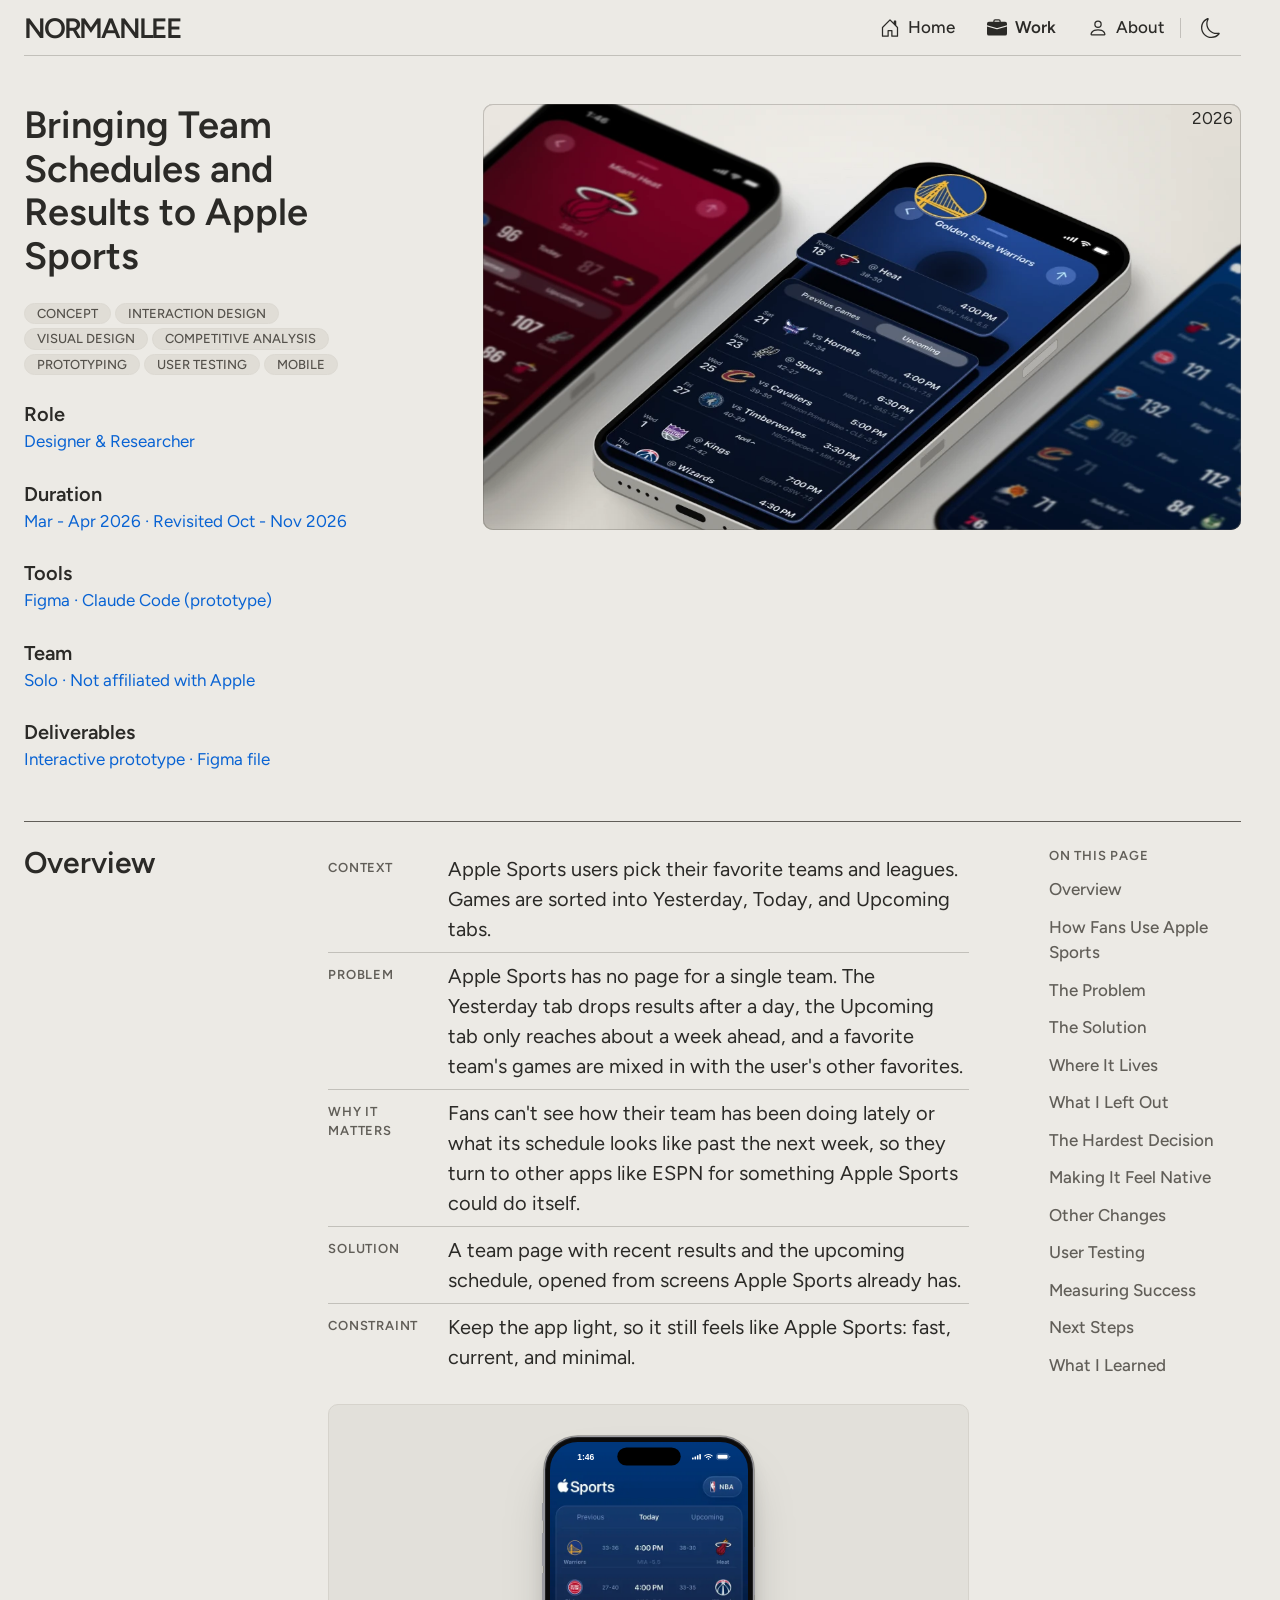
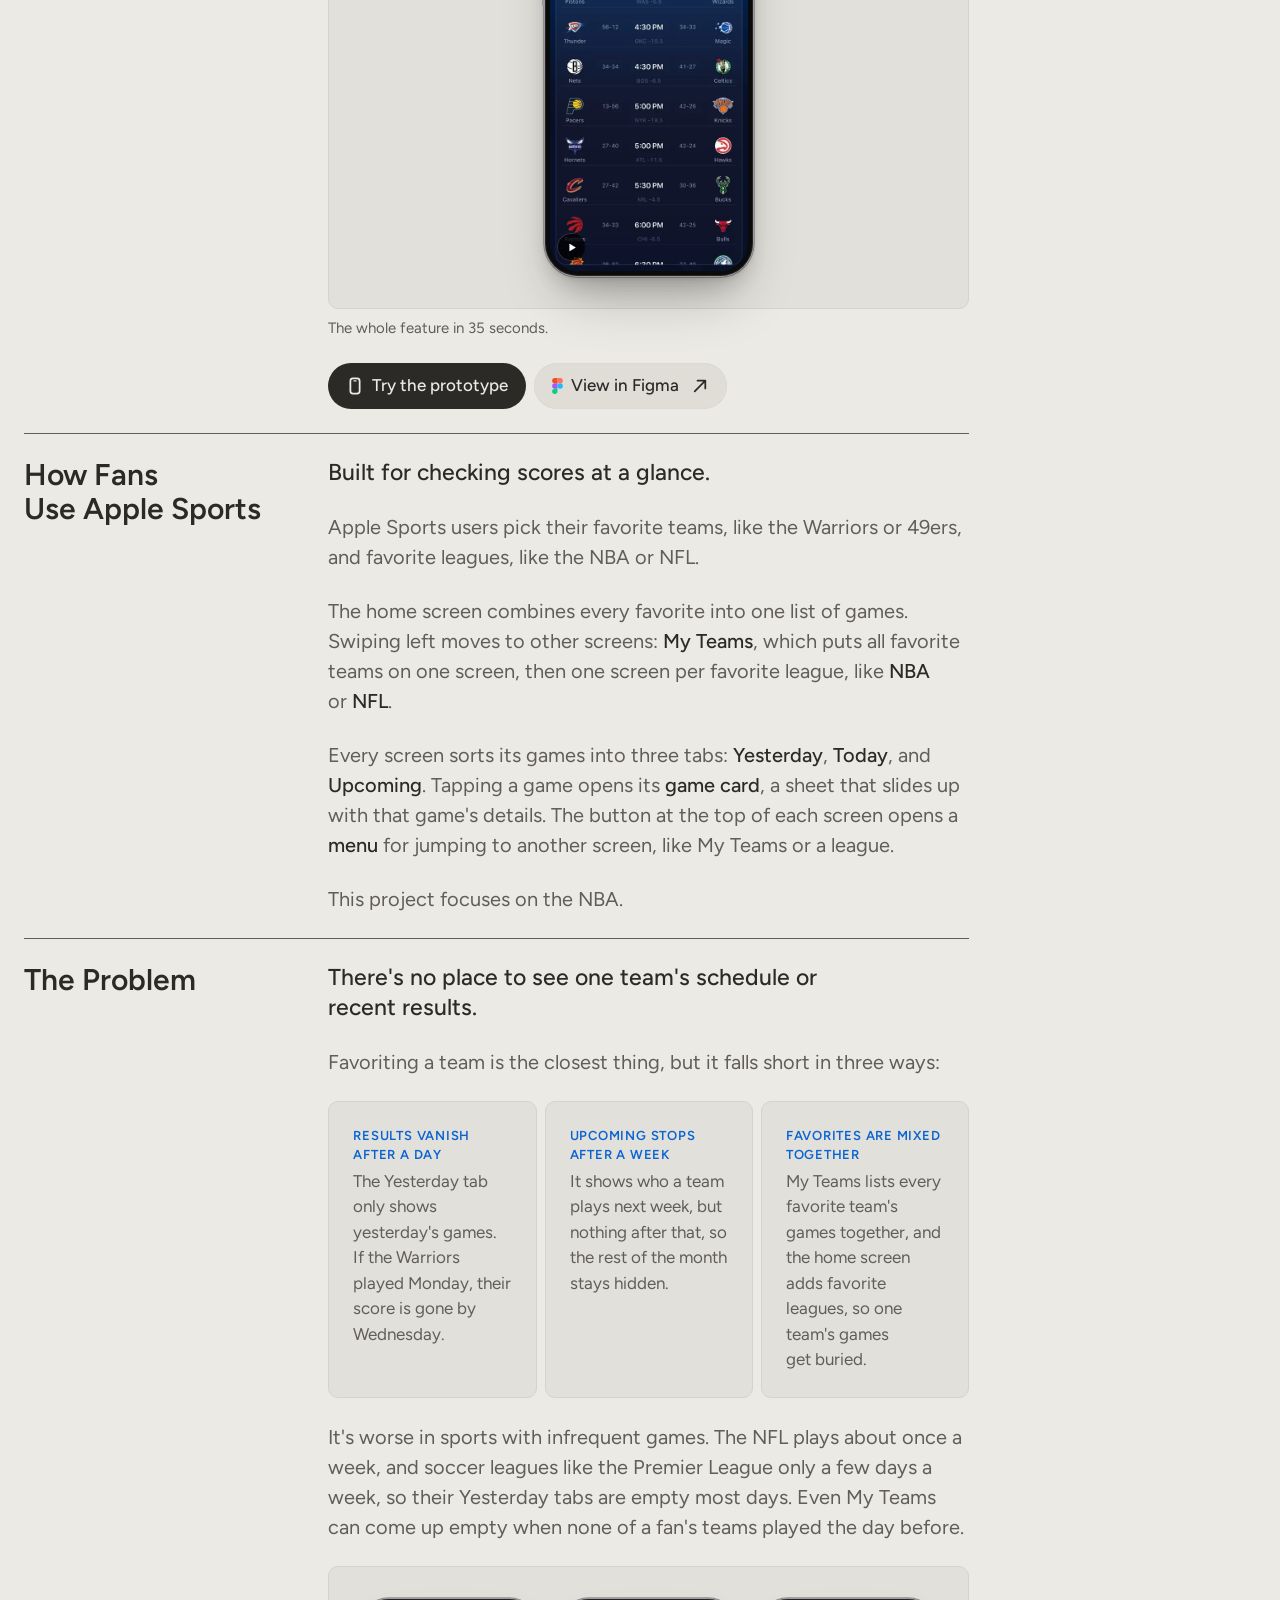
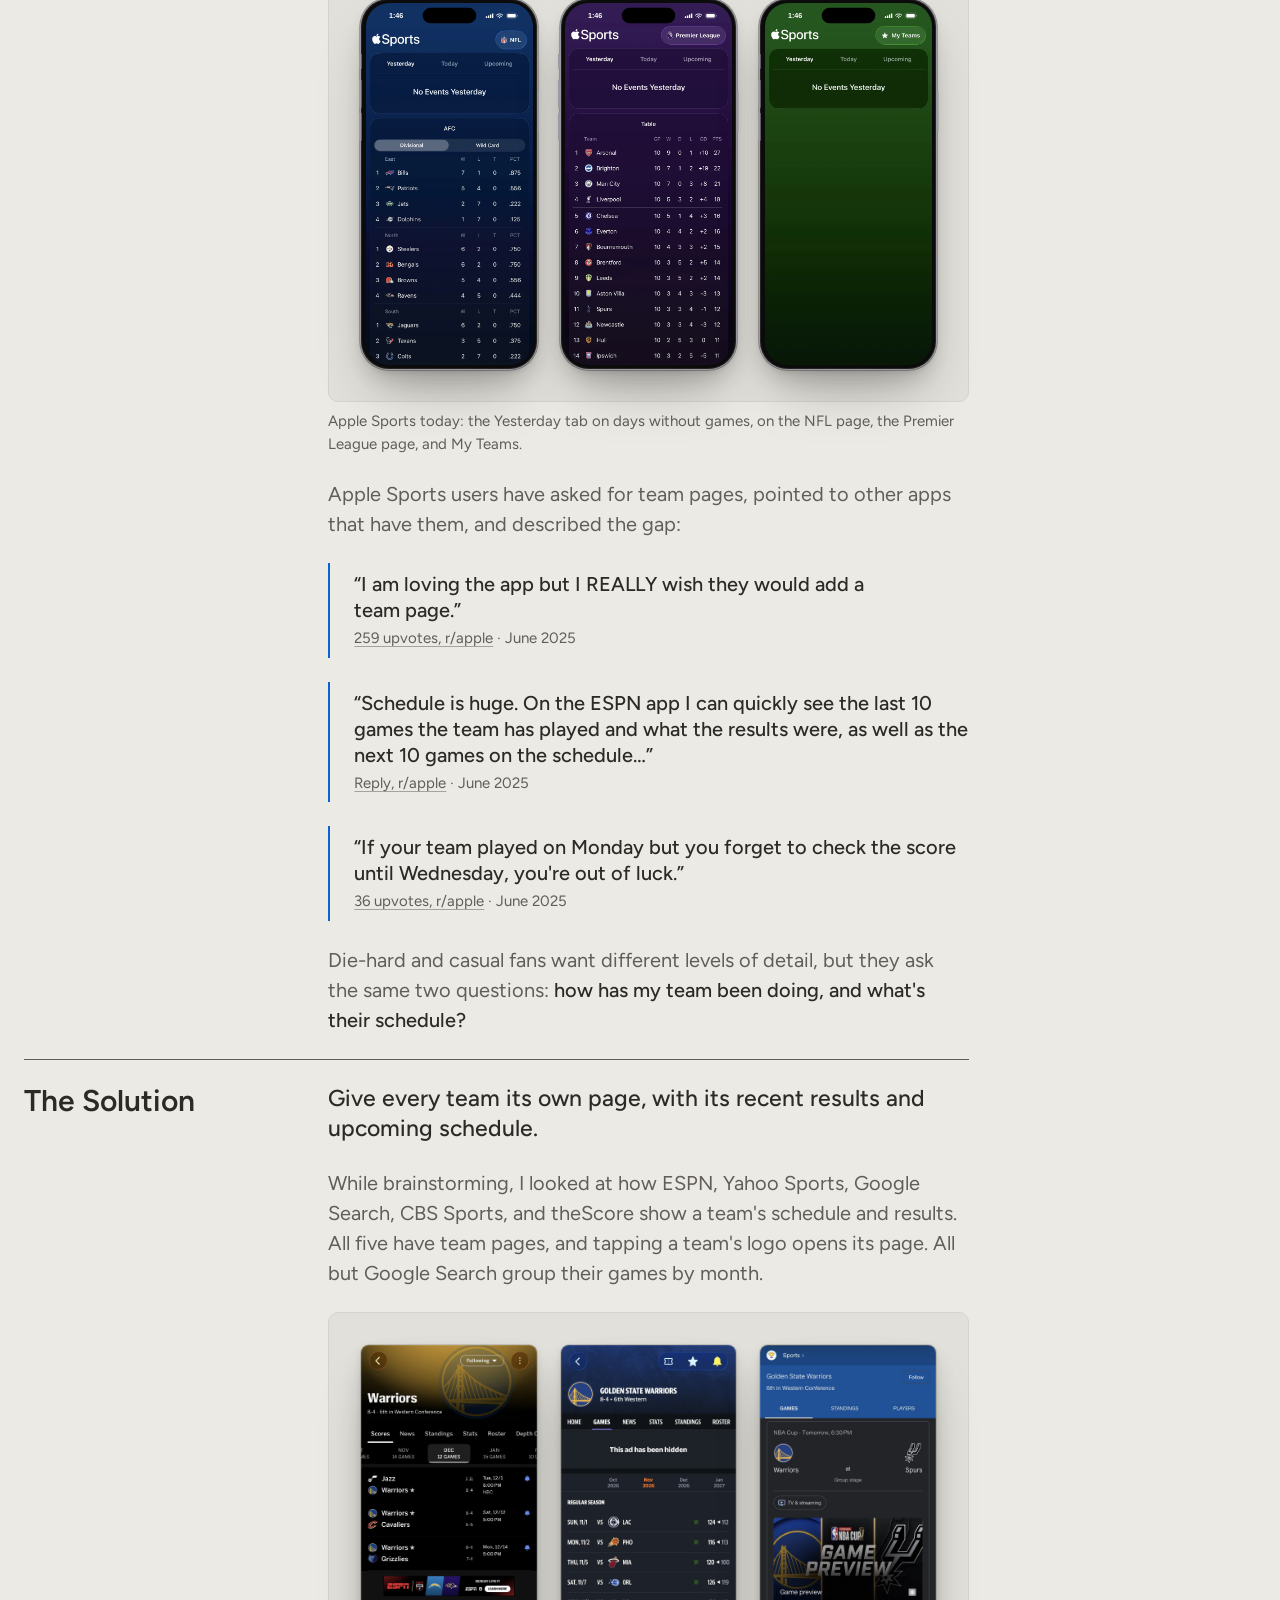
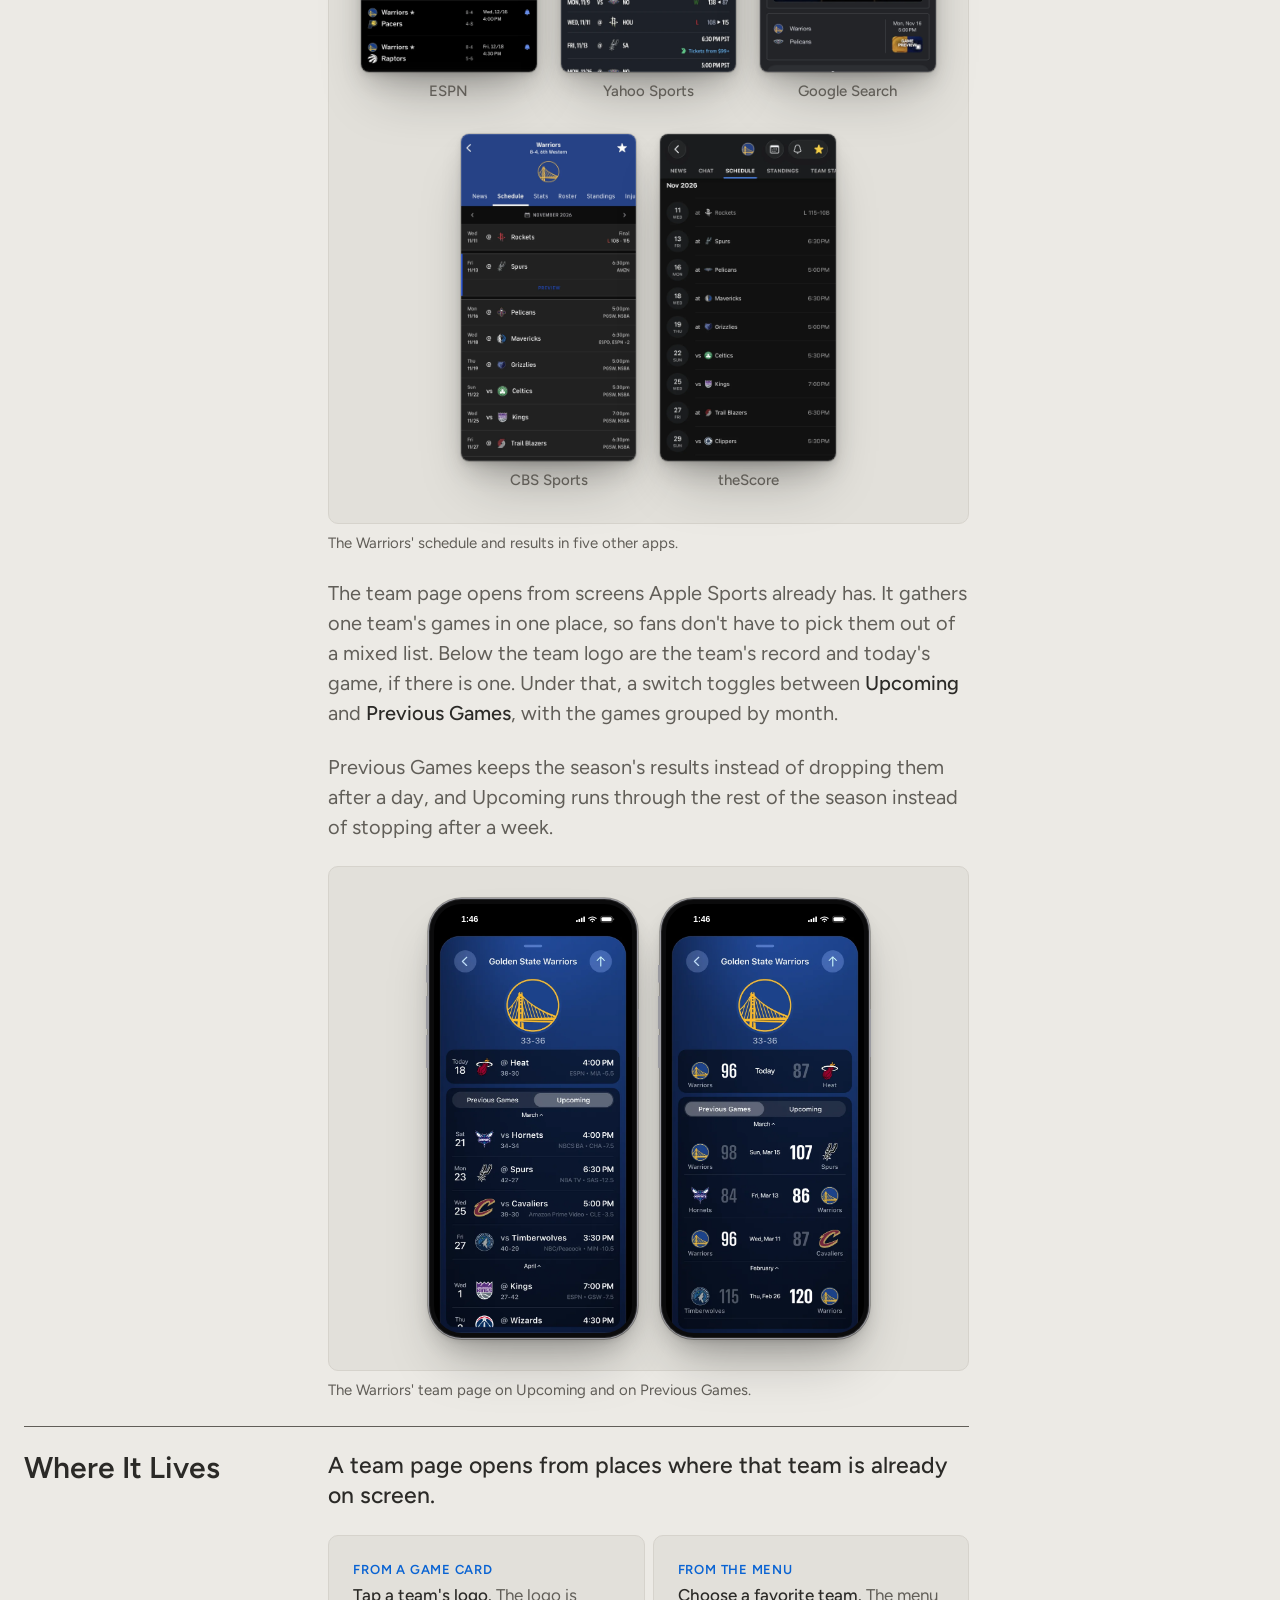
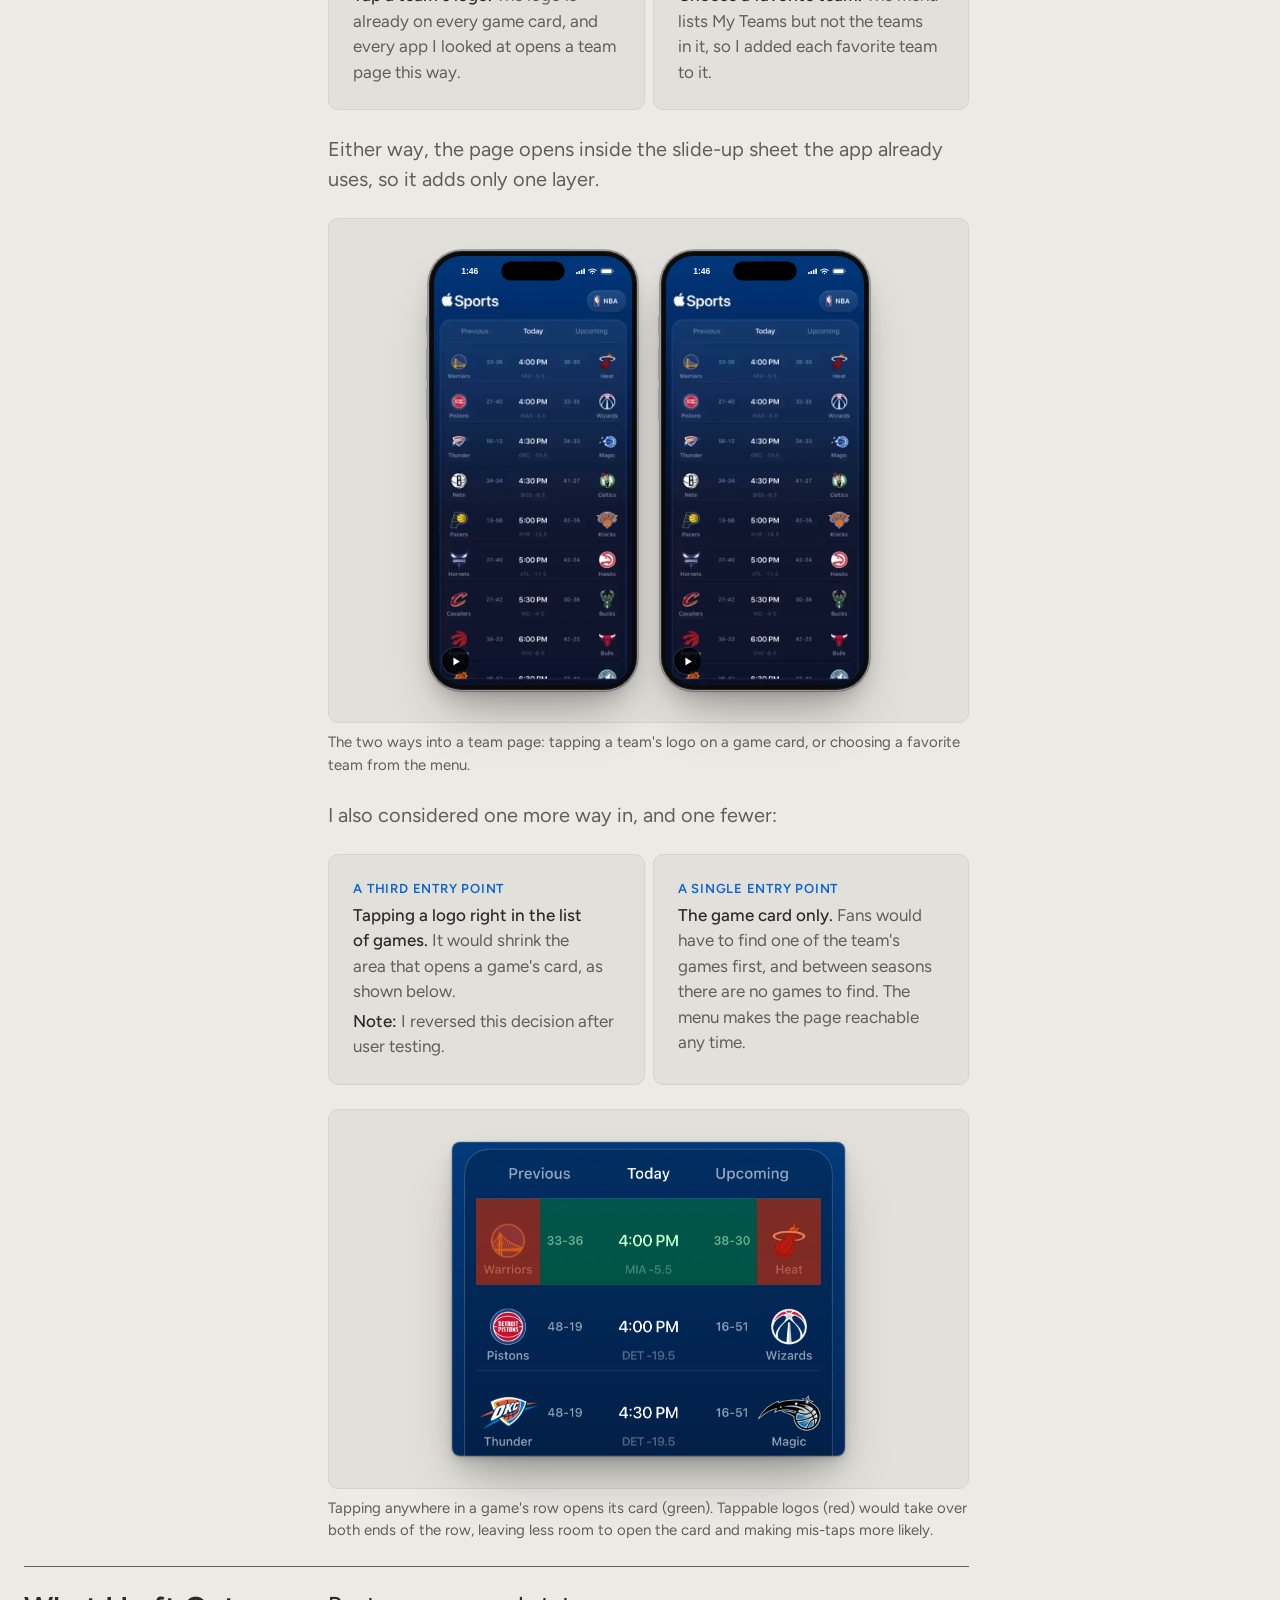
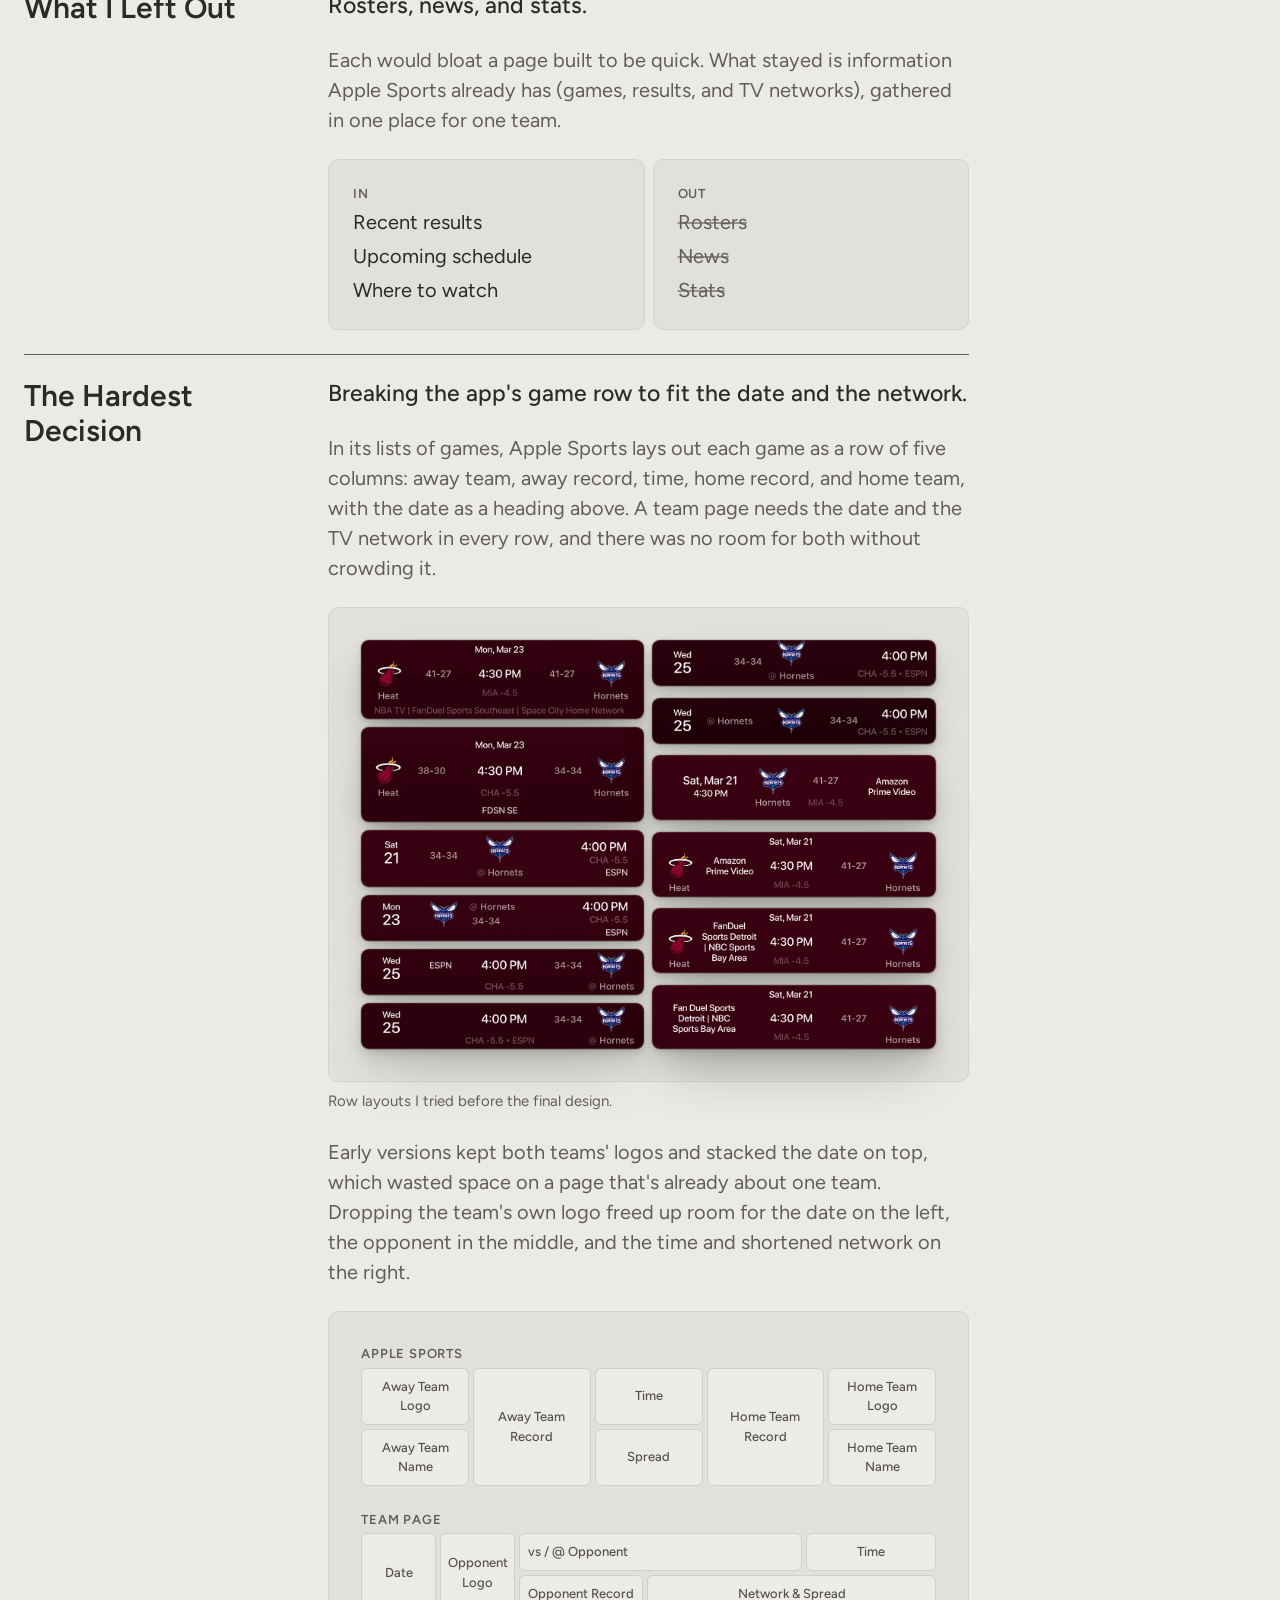
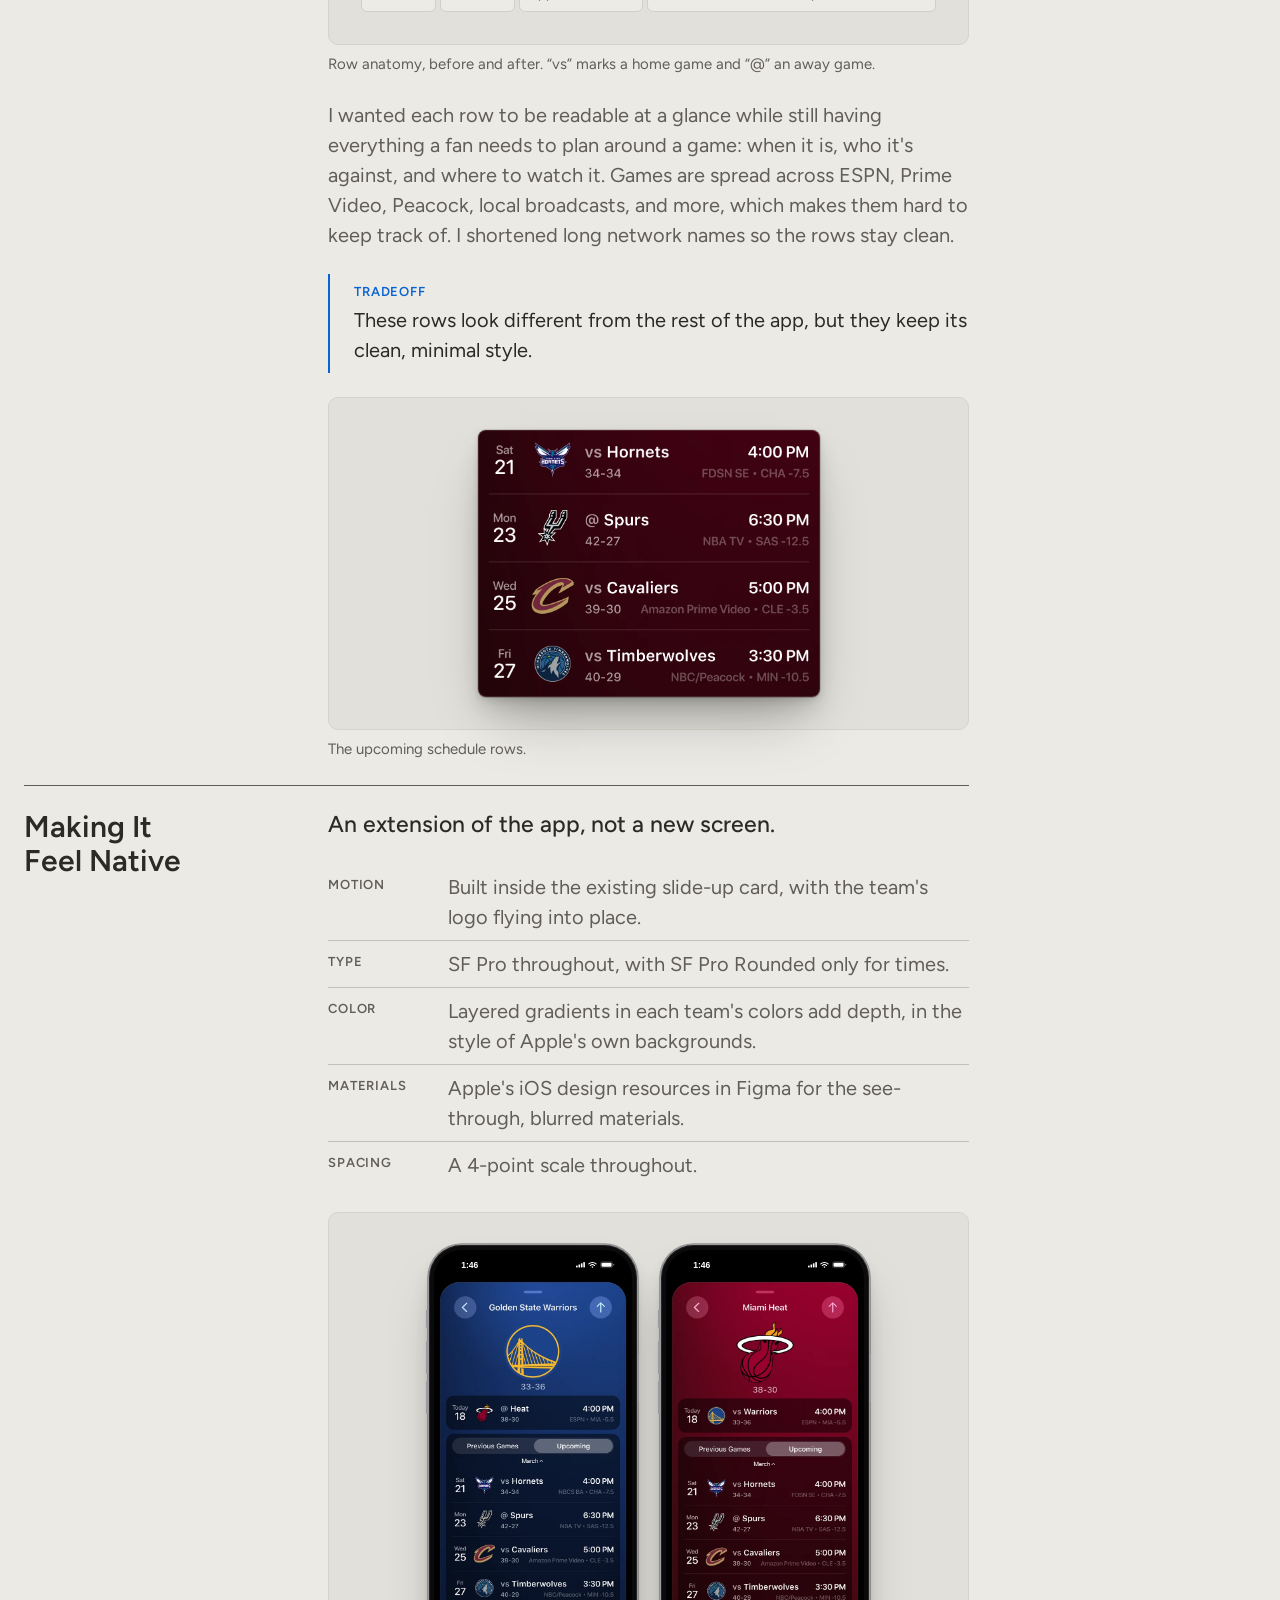
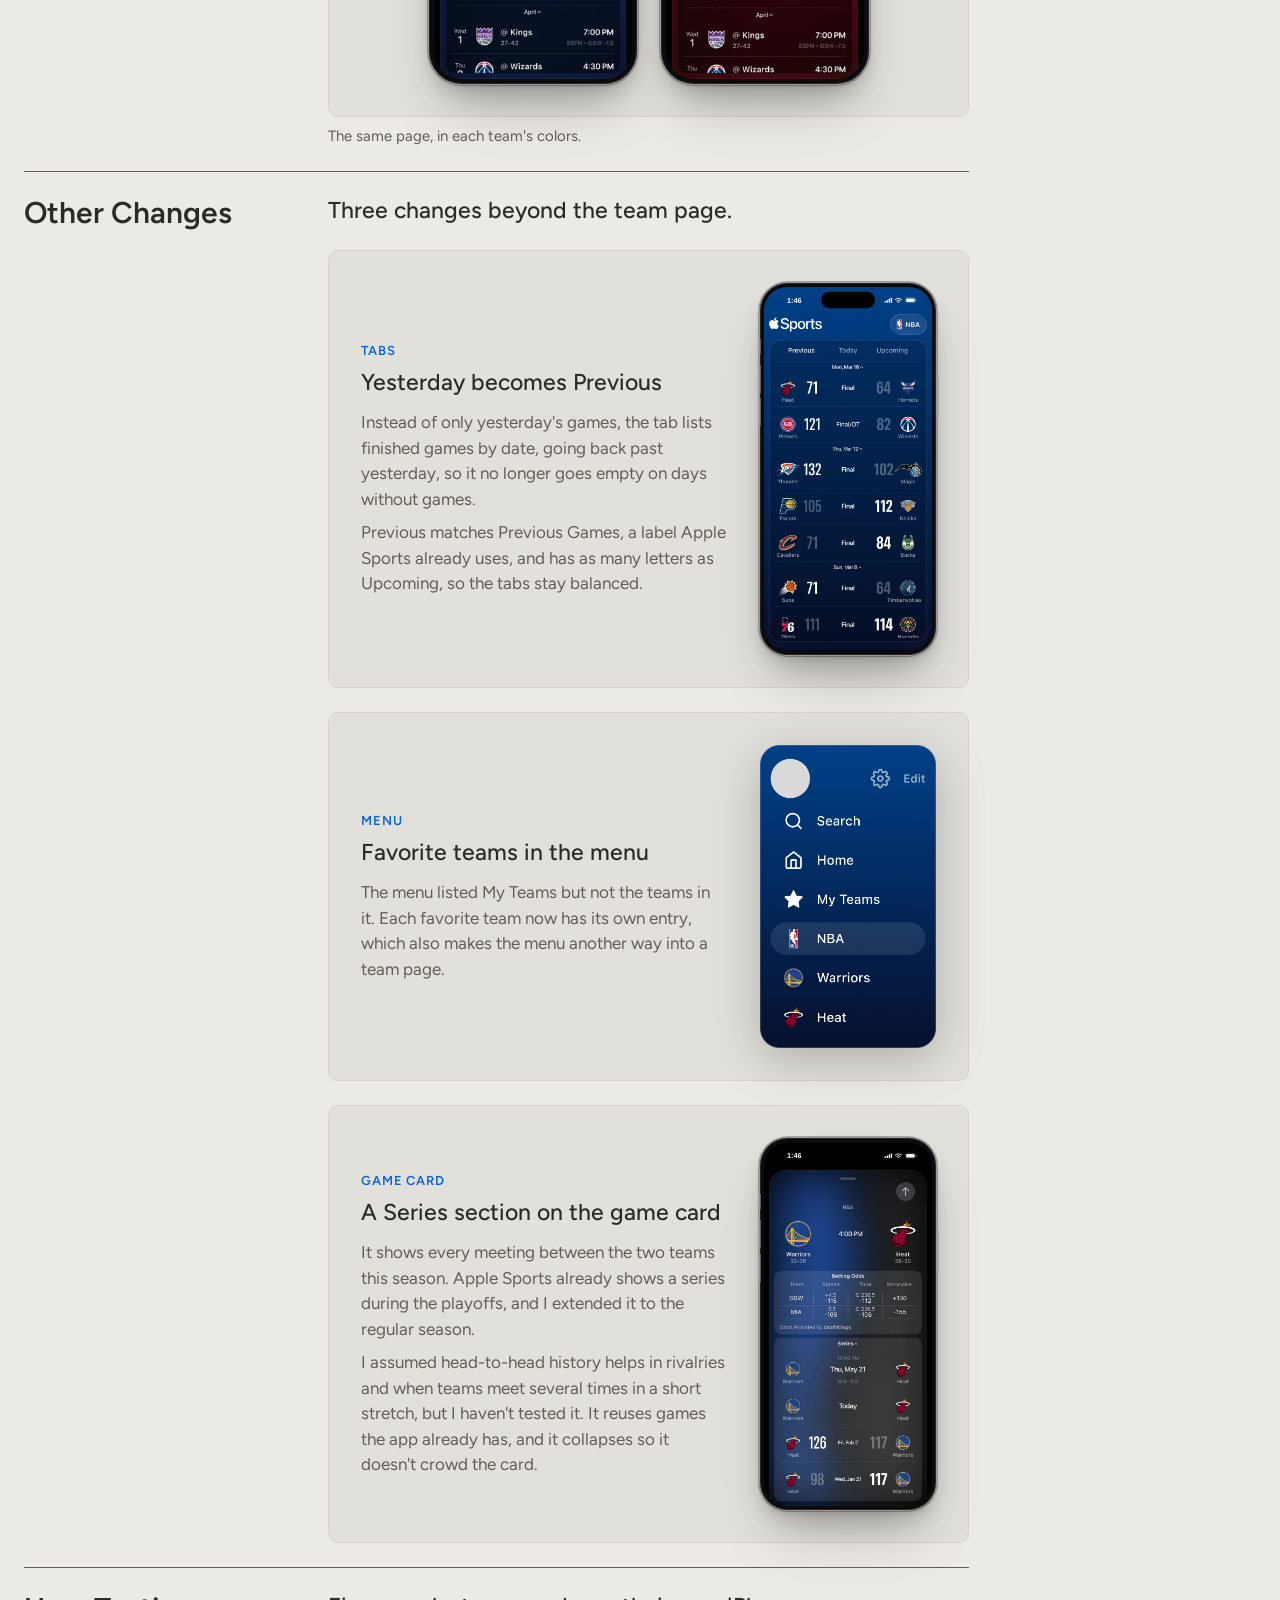
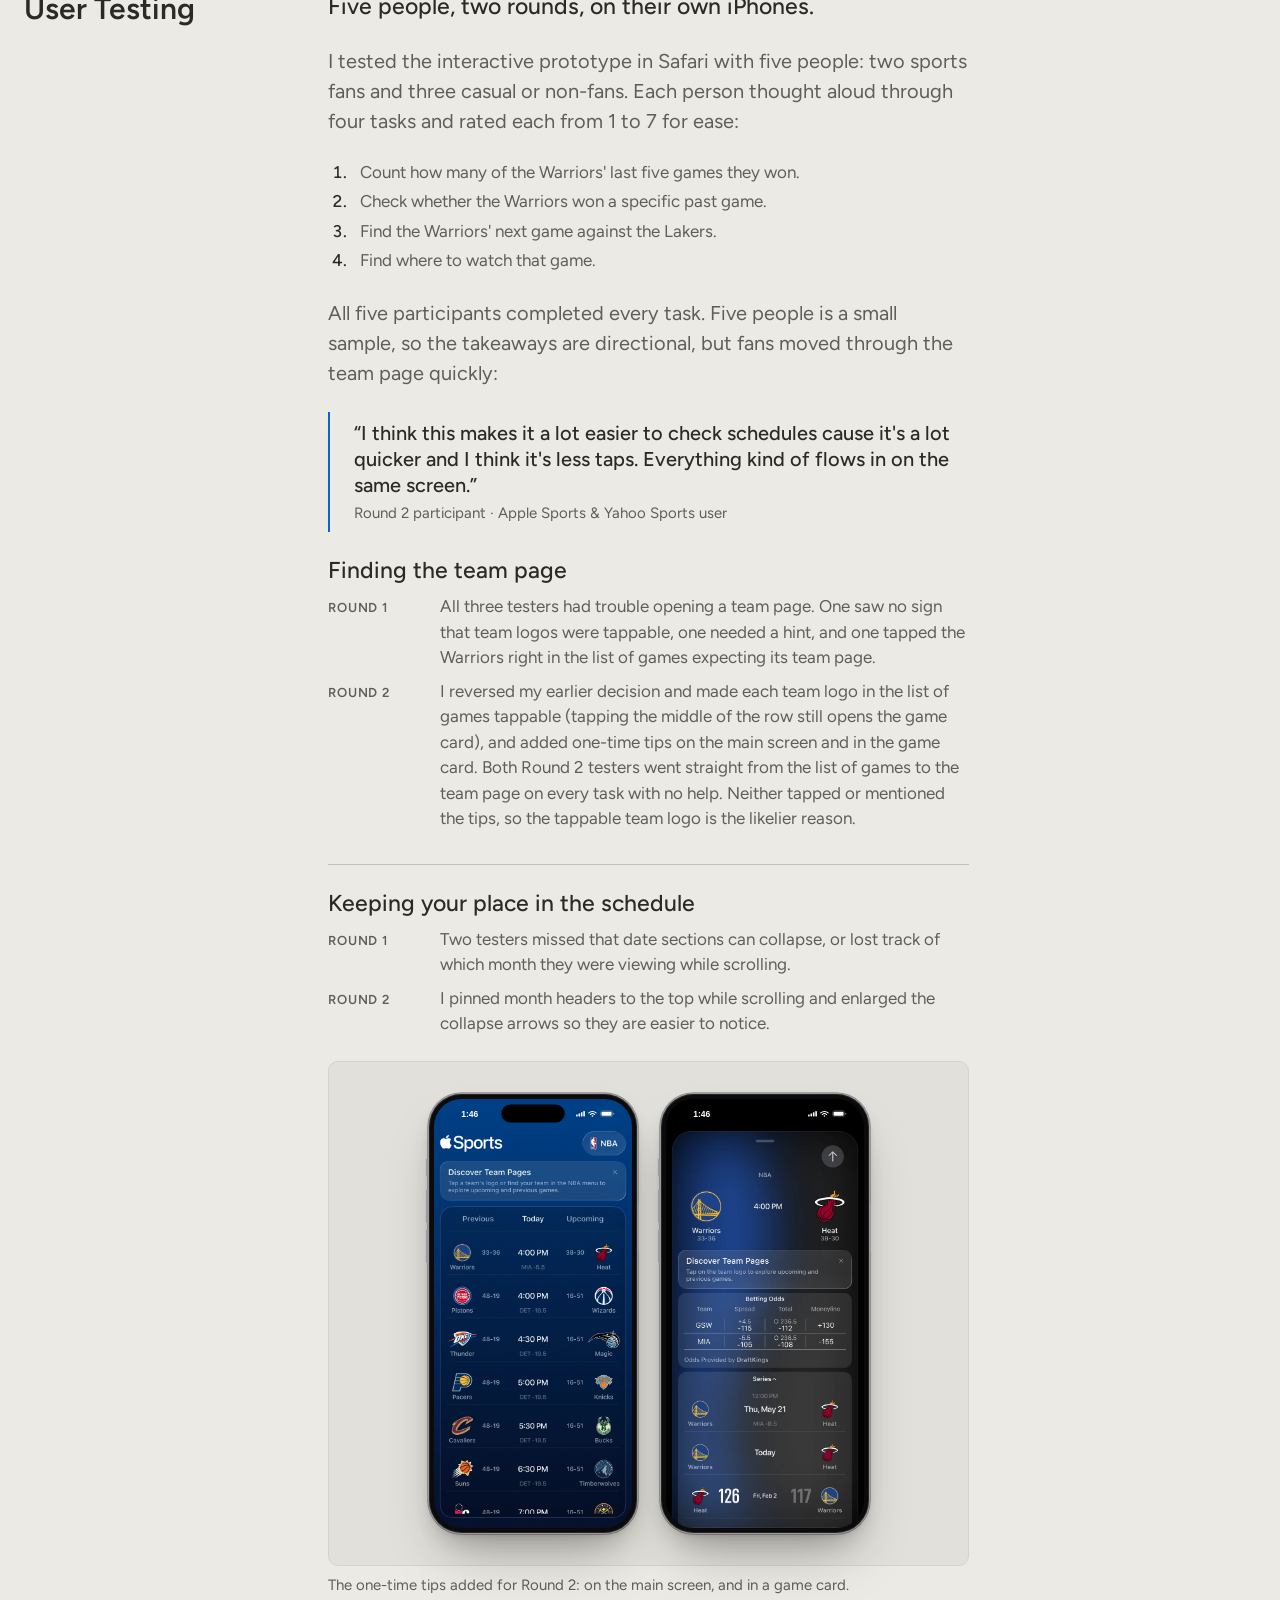
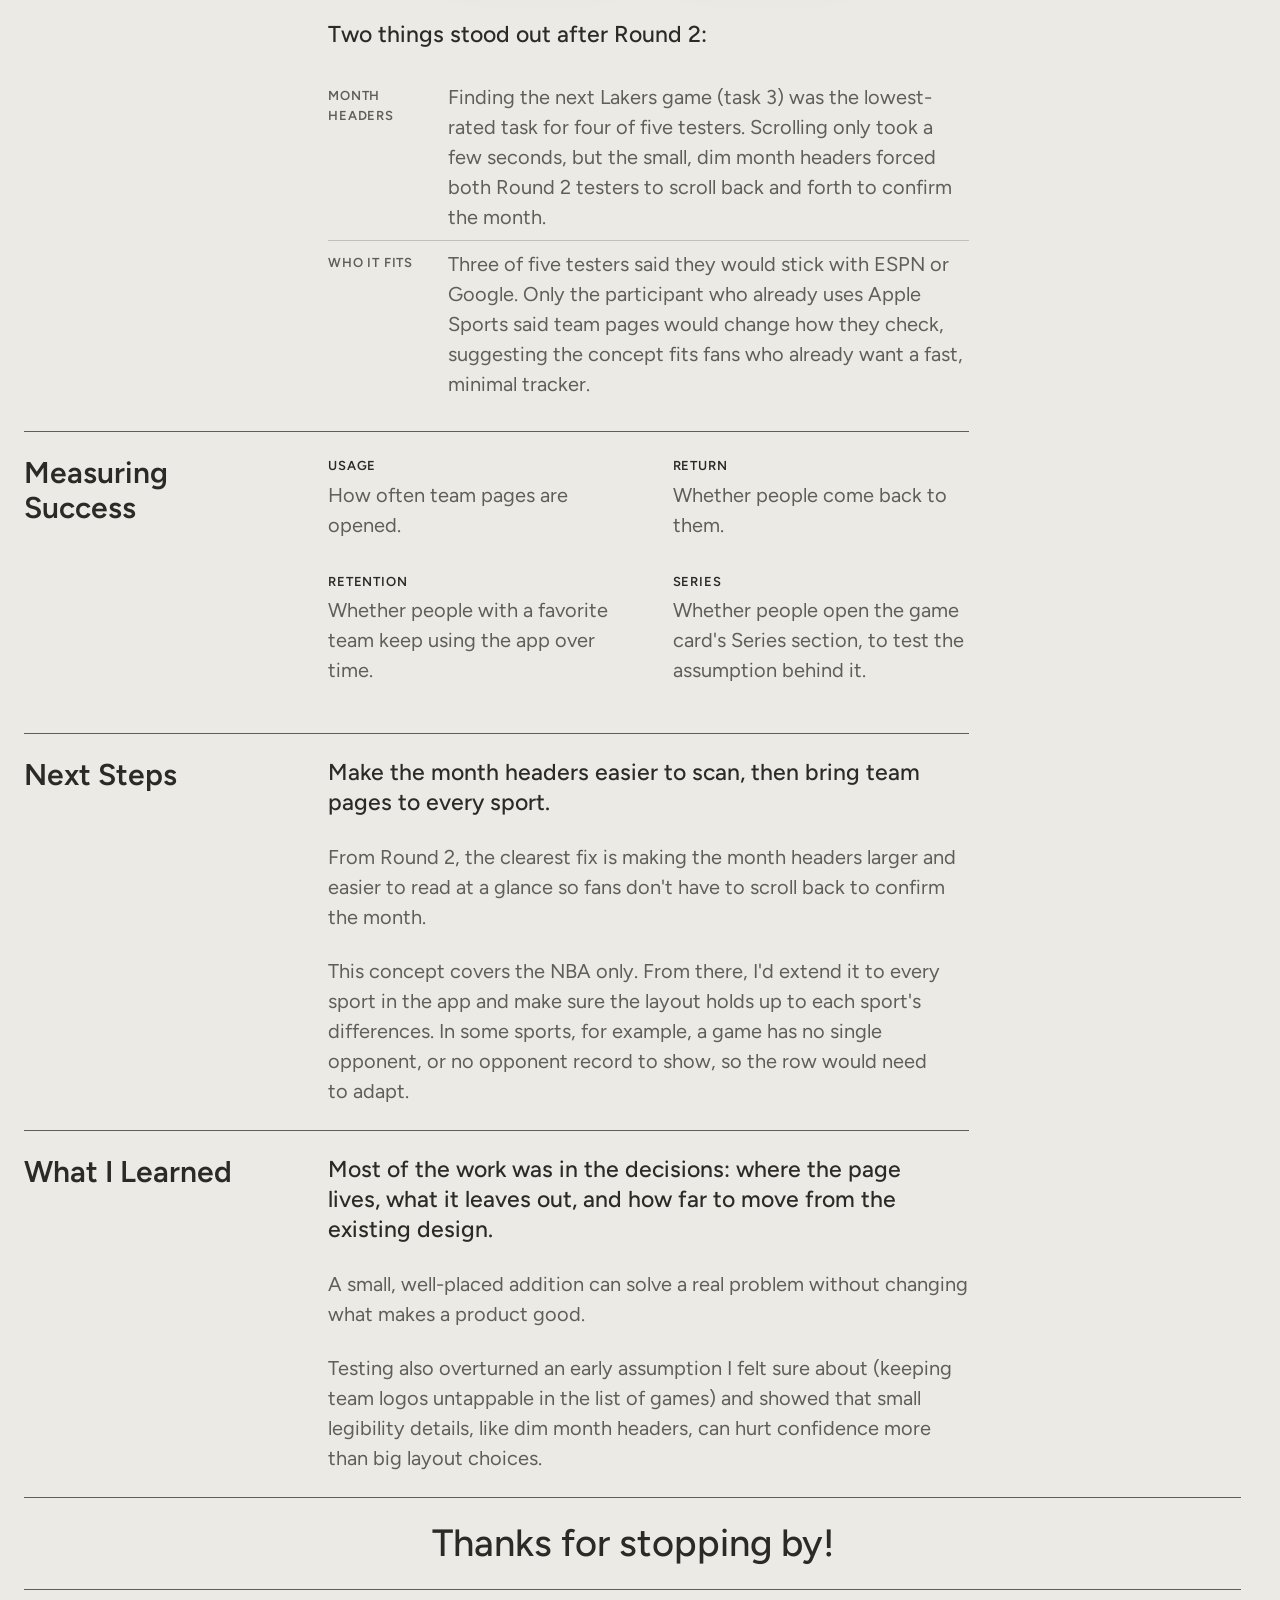
<file: work/apple-sports-concept.html>
<!DOCTYPE html>
<html lang="en">
<head>
    <meta charset="UTF-8">
    <meta name="viewport" content="width=device-width, initial-scale=1.0">
    <title>Bringing Team Schedules and Results to Apple Sports - Norman Lee</title>
    <meta name="description" content="A concept adding team pages with recent results and upcoming schedules to Apple Sports, while adding as little interface as possible.">
    <link rel="canonical" href="https://normanmade.com/work/apple-sports-concept">
    <!-- Link Previews -->
    <meta property="og:type" content="article">
    <meta property="og:site_name" content="normanmade.com">
    <meta property="og:title" content="Bringing Team Schedules and Results to Apple Sports">
    <meta property="og:description" content="A concept adding team pages with recent results and upcoming schedules to Apple Sports, while adding as little interface as possible.">
    <meta property="og:url" content="https://normanmade.com/work/apple-sports-concept">
    <meta property="og:image" content="https://normanmade.com/images/og-image.png?v=3">
    <meta property="og:image:width" content="1200">
    <meta property="og:image:height" content="630">
    <meta property="og:image:alt" content="Norman Lee, User Experience Designer. Make life easier. Design with empathy.">
    <meta name="twitter:card" content="summary_large_image">
    <!-- Icons -->
    <link rel="icon" href="/favicon.ico?v=4" sizes="48x48">
    <link rel="icon" href="/favicon.svg?v=4" type="image/svg+xml">
    <link rel="icon" href="/icon-192.png?v=4" type="image/png" sizes="192x192">
    <link rel="apple-touch-icon" href="/apple-touch-icon.png?v=3">
    <!-- Load Theme -->
    <script>
        // Prepared in the background (speculation rules, below): the fade-in waits until the page is shown (style.css)
        if (document.prerendering) {
            document.documentElement.classList.add("prerendering");
            document.addEventListener("prerenderingchange", () => document.documentElement.classList.remove("prerendering"), { once: true });
        }
        {
            const savedTheme = localStorage.getItem("theme");
            const systemPrefersDark = window.matchMedia("(prefers-color-scheme: dark)").matches;
            if (savedTheme === "dark" || (!savedTheme && systemPrefersDark)) {
                document.documentElement.classList.add("dark-theme");
            }
        }
        // Drawing without a graphics card: the lighter look from the first frame (style.css). Found once, on the very
        // first visit, by trying to start WebGL in a mode that refuses to run on the processor alone, then remembered;
        // script.js checks again once a visit, and also watches for drawing that's slow despite a graphics card
        try {
            let gfx = localStorage.getItem("gfx");
            if (!gfx) {
                const gl = document.createElement("canvas").getContext("webgl", { failIfMajorPerformanceCaveat: true });
                gfx = gl ? "ok" : "low";
                if (gl) gl.getExtension("WEBGL_lose_context")?.loseContext();
                localStorage.setItem("gfx", gfx);
                sessionStorage.setItem("gfx-checked", "1");
            }
            if (gfx === "low" || gfx === "slow") document.documentElement.classList.add("low-gfx");
        } catch (e) {}
    </script>
    <link rel="preload" href="/assets/fonts/figtree-latin.woff2" as="font" type="font/woff2" crossorigin>
    <link rel="stylesheet" href="/css/style.css">
    <script src="/js/script.js" defer></script>
    <!-- Instant pages (Chrome, Edge): the site's other pages are fetched as soon as this one loads (a few KB each), and a
         page is prepared whole in the background once you point at a link to it, so it opens at once when clicked, on
         touch screens too. Other browsers get a head start from script.js -->
    <script type="speculationrules">
        {"prefetch": [{"where": {"and": [{"href_matches": "/*"}, {"not": {"href_matches": ["/prototypes/*", "/*.pdf", "/*.png", "/*.webp", "/*.mp4"]}}]}, "eagerness": "immediate"}],
         "prerender": [{"where": {"and": [{"href_matches": "/*"}, {"not": {"href_matches": ["/prototypes/*", "/*.pdf", "/*.png", "/*.webp", "/*.mp4"]}}]}, "eagerness": "moderate"}]}
    </script>
</head>
<body>
    <!-- Header -->
    <div class="header perma-line">
        <div class="name">
            <a href="/"><span class="name-chevron" aria-hidden="true"><svg xmlns="http://www.w3.org/2000/svg" width="16" height="16" fill="currentColor" viewBox="0 0 16 16"><path fill-rule="evenodd" d="M11.354 1.646a.5.5 0 0 1 0 .708L5.707 8l5.647 5.646a.5.5 0 0 1-.708.708l-6-6a.5.5 0 0 1 0-.708l6-6a.5.5 0 0 1 .708 0"/></svg></span>NORMANLEE</a>
        </div>
        <div class="nav-container">
            <button class="theme-toggle-btn" aria-label="Change to dark mode" title="Change to dark mode">
                <!-- Sun Icon -->
                <svg class="sun-icon" xmlns="http://www.w3.org/2000/svg" width="20" height="20" fill="currentColor" viewBox="0 0 16 16">
                    <path d="M8 11a3 3 0 1 1 0-6 3 3 0 0 1 0 6m0 1a4 4 0 1 0 0-8 4 4 0 0 0 0 8M8 0a.5.5 0 0 1 .5.5v2a.5.5 0 0 1-1 0v-2A.5.5 0 0 1 8 0m0 13a.5.5 0 0 1 .5.5v2a.5.5 0 0 1-1 0v-2A.5.5 0 0 1 8 13m8-5a.5.5 0 0 1-.5.5h-2a.5.5 0 0 1 0-1h2a.5.5 0 0 1 .5.5M3 8a.5.5 0 0 1-.5.5h-2a.5.5 0 0 1 0-1h2A.5.5 0 0 1 3 8m10.657-5.657a.5.5 0 0 1 0 .707l-1.414 1.415a.5.5 0 1 1-.707-.708l1.414-1.414a.5.5 0 0 1 .707 0m-9.193 9.193a.5.5 0 0 1 0 .707L3.05 13.657a.5.5 0 0 1-.707-.707l1.414-1.414a.5.5 0 0 1 .707 0m9.193 2.121a.5.5 0 0 1-.707 0l-1.414-1.414a.5.5 0 0 1 .707-.707l1.414 1.414a.5.5 0 0 1 0 .707M4.464 4.465a.5.5 0 0 1-.707 0L2.343 3.05a.5.5 0 1 1 .707-.707l1.414 1.414a.5.5 0 0 1 0 .708"/>
                </svg>
                <!-- Sun Icon Fill -->
                <svg class="sun-icon-fill" xmlns="http://www.w3.org/2000/svg" width="20" height="20" fill="currentColor" viewBox="0 0 16 16">
                    <path d="M8 12a4 4 0 1 0 0-8 4 4 0 0 0 0 8M8 0a.5.5 0 0 1 .5.5v2a.5.5 0 0 1-1 0v-2A.5.5 0 0 1 8 0m0 13a.5.5 0 0 1 .5.5v2a.5.5 0 0 1-1 0v-2A.5.5 0 0 1 8 13m8-5a.5.5 0 0 1-.5.5h-2a.5.5 0 0 1 0-1h2a.5.5 0 0 1 .5.5M3 8a.5.5 0 0 1-.5.5h-2a.5.5 0 0 1 0-1h2A.5.5 0 0 1 3 8m10.657-5.657a.5.5 0 0 1 0 .707l-1.414 1.415a.5.5 0 1 1-.707-.708l1.414-1.414a.5.5 0 0 1 .707 0m-9.193 9.193a.5.5 0 0 1 0 .707L3.05 13.657a.5.5 0 0 1-.707-.707l1.414-1.414a.5.5 0 0 1 .707 0m9.193 2.121a.5.5 0 0 1-.707 0l-1.414-1.414a.5.5 0 0 1 .707-.707l1.414 1.414a.5.5 0 0 1 0 .707M4.464 4.465a.5.5 0 0 1-.707 0L2.343 3.05a.5.5 0 1 1 .707-.707l1.414 1.414a.5.5 0 0 1 0 .708"/>
                </svg>
                <!-- Moon Icon -->
                <svg class="moon-icon" xmlns="http://www.w3.org/2000/svg" width="20" height="20" fill="currentColor" viewBox="0 0 16 16">
                    <path d="M6 .278a.77.77 0 0 1 .08.858 7.2 7.2 0 0 0-.878 3.46c0 4.021 3.278 7.277 7.318 7.277q.792-.001 1.533-.16a.79.79 0 0 1 .81.316.73.73 0 0 1-.031.893A8.35 8.35 0 0 1 8.344 16C3.734 16 0 12.286 0 7.71 0 4.266 2.114 1.312 5.124.06A.75.75 0 0 1 6 .278M4.858 1.311A7.27 7.27 0 0 0 1.025 7.71c0 4.02 3.279 7.276 7.319 7.276a7.32 7.32 0 0 0 5.205-2.162q-.506.063-1.029.063c-4.61 0-8.343-3.714-8.343-8.29 0-1.167.242-2.278.681-3.286"/>
                </svg>
                <!-- Moon Icon Fill -->
                <svg class="moon-icon-fill" xmlns="http://www.w3.org/2000/svg" width="20" height="20" fill="currentColor" viewBox="0 0 16 16">
                    <path d="M6 .278a.77.77 0 0 1 .08.858 7.2 7.2 0 0 0-.878 3.46c0 4.021 3.278 7.277 7.318 7.277q.792-.001 1.533-.16a.79.79 0 0 1 .81.316.73.73 0 0 1-.031.893A8.35 8.35 0 0 1 8.344 16C3.734 16 0 12.286 0 7.71 0 4.266 2.114 1.312 5.124.06A.75.75 0 0 1 6 .278"/>
                </svg>
            </button>
            <button class="hamburger-menu" aria-label="Toggle menu" aria-expanded="false">
                <span class="hamburger-box" aria-hidden="true">
                    <span class="bar bar-top"></span>
                    <span class="bar bar-middle"></span>
                    <span class="bar bar-bottom"></span>
                </span>
            </button>
        </div>
        <div class="expanded-menu hidden" id="menu">
            <a href="/" class="menu-item">
                <!-- Home outline -->
                <svg class="icon-outline" xmlns="http://www.w3.org/2000/svg" width="20" height="20" fill="currentColor" viewBox="0 0 16 16">
                    <path d="M8.354 1.146a.5.5 0 0 0-.708 0l-6 6A.5.5 0 0 0 1.5 7.5v7a.5.5 0 0 0 .5.5h4.5a.5.5 0 0 0 .5-.5v-4h2v4a.5.5 0 0 0 .5.5H14a.5.5 0 0 0 .5-.5v-7a.5.5 0 0 0-.146-.354L13 5.793V2.5a.5.5 0 0 0-.5-.5h-1a.5.5 0 0 0-.5.5v1.293zM2.5 14V7.707l5.5-5.5 5.5 5.5V14H10v-4a.5.5 0 0 0-.5-.5h-3a.5.5 0 0 0-.5.5v4z"/>
                </svg>
                <!-- Home fill -->
                <svg class="icon-fill" xmlns="http://www.w3.org/2000/svg" width="20" height="20" fill="currentColor" viewBox="0 0 16 16">
                    <path d="M6.5 14.5v-3.505c0-.245.25-.495.5-.495h2c.25 0 .5.25.5.5v3.5a.5.5 0 0 0 .5.5h4a.5.5 0 0 0 .5-.5v-7a.5.5 0 0 0-.146-.354L13 5.793V2.5a.5.5 0 0 0-.5-.5h-1a.5.5 0 0 0-.5.5v1.293L8.354 1.146a.5.5 0 0 0-.708 0l-6 6A.5.5 0 0 0 1.5 7.5v7a.5.5 0 0 0 .5.5h4a.5.5 0 0 0 .5-.5"/>
                </svg>
                <span>Home</span>
            </a>

            <div class="nav-dropdown">
                <a href="/work/" class="menu-item" aria-current="true">
                    <!-- Briefcase outline -->
                    <svg class="icon-outline" xmlns="http://www.w3.org/2000/svg" width="20" height="20" fill="currentColor" viewBox="0 0 16 16">
                        <path d="M6.5 1A1.5 1.5 0 0 0 5 2.5V3H1.5A1.5 1.5 0 0 0 0 4.5v8A1.5 1.5 0 0 0 1.5 14h13a1.5 1.5 0 0 0 1.5-1.5v-8A1.5 1.5 0 0 0 14.5 3H11v-.5A1.5 1.5 0 0 0 9.5 1zm0 1h3a.5.5 0 0 1 .5.5V3H6v-.5a.5.5 0 0 1 .5-.5m1.886 6.914L15 7.151V12.5a.5.5 0 0 1-.5.5h-13a.5.5 0 0 1-.5-.5V7.15l6.614 1.764a1.5 1.5 0 0 0 .772 0M1.5 4h13a.5.5 0 0 1 .5.5v1.616L8.129 7.948a.5.5 0 0 1-.258 0L1 6.116V4.5a.5.5 0 0 1 .5-.5"/>
                    </svg>
                    <!-- Briefcase fill -->
                    <svg class="icon-fill" xmlns="http://www.w3.org/2000/svg" width="20" height="20" fill="currentColor" viewBox="0 0 16 16">
                        <path d="M6.5 1A1.5 1.5 0 0 0 5 2.5V3H1.5A1.5 1.5 0 0 0 0 4.5v1.384l7.614 2.03a1.5 1.5 0 0 0 .772 0L16 5.884V4.5A1.5 1.5 0 0 0 14.5 3H11v-.5A1.5 1.5 0 0 0 9.5 1zm0 1h3a.5.5 0 0 1 .5.5V3H6v-.5a.5.5 0 0 1 .5-.5"/>
                        <path d="M0 12.5A1.5 1.5 0 0 0 1.5 14h13a1.5 1.5 0 0 0 1.5-1.5V6.85L8.129 8.947a.5.5 0 0 1-.258 0L0 6.85z"/>
                    </svg>
                    <span>Work</span>
                </a>
                <div class="project-menu">
                    <div class="project-menu-panel">
                        <a href="/work/apple-sports-concept" class="project-menu-item">Bringing Team Schedules and Results to Apple Sports</a>
                    </div>
                </div>
            </div>

            <a href="/about" class="menu-item">
                <!-- About Icon -->
                <svg class="icon-outline" xmlns="http://www.w3.org/2000/svg" width="20" height="20" fill="currentColor" viewBox="0 0 16 16">
                    <path d="M8 8a3 3 0 1 0 0-6 3 3 0 0 0 0 6m2-3a2 2 0 1 1-4 0 2 2 0 0 1 4 0m4 8c0 1-1 1-1 1H3s-1 0-1-1 1-4 6-4 6 3 6 4m-1-.004c-.001-.246-.154-.986-.832-1.664C11.516 10.68 10.289 10 8 10s-3.516.68-4.168 1.332c-.678.678-.83 1.418-.832 1.664z"/>
                </svg>
                <!-- About Fill -->
                <svg class="icon-fill" xmlns="http://www.w3.org/2000/svg" width="20" height="20" fill="currentColor" viewBox="0 0 16 16">
                    <path d="M3 14s-1 0-1-1 1-4 6-4 6 3 6 4-1 1-1 1zm5-6a3 3 0 1 0 0-6 3 3 0 0 0 0 6"/>
                </svg>
                <span>About</span>
            </a>

        </div>
    </div>

    <!-- Work -->
    <!--
        MEDIA SLOTS: a placeholder is a <div class="shot"> with its shot number.
        A full phone screen goes in a phone frame, which draws the border and the status bar (1:46, island, signal, Wi-Fi, battery):
            <div class="phone"><img src="/images/apple-sports/02a-yesterday.webp?v=2" alt="..." width="624" height="1353" loading="lazy"></div>
            <div class="phone"><video src="..." poster="..." data-autoplay muted loop playsinline preload="none"></video></div>
        data-autoplay (not autoplay) so it only downloads and plays once it scrolls into view (script.js).
        The file's own status bar is painted out first, so the frame's is the only one showing.
        A crop goes in bare: <img class="shot is-actual"> shows it at its real size, <img class="shot is-wide"> fills the width.
        Phones and crops open in a larger view on click (script.js); recordings also get a small pause/play button.
    -->
    <div class="section-work">
        <div class="work-card" data-fade>
            <div class="work-thumbnail">
                <div class="cover-screens" aria-hidden="true">
                    <!-- the cover at rest, as one picture of itself; the live cover below is built only when pointed at (style.css) -->
                    <img class="cover-poster is-light" src="/images/apple-sports/cover-poster-light-960.webp" srcset="/images/apple-sports/cover-poster-light-640.webp 1280w, /images/apple-sports/cover-poster-light-960.webp 1920w, /images/apple-sports/cover-poster-light-1320.webp 2640w" sizes="(max-width: 767px) calc(146vw - 47px), (max-width: 1023px) calc(146vw - 78px), min(88vw, 1290px)" alt="" width="2640" height="1320" loading="lazy" fetchpriority="high"><img class="cover-poster is-dark" src="/images/apple-sports/cover-poster-dark-960.webp" srcset="/images/apple-sports/cover-poster-dark-640.webp 1280w, /images/apple-sports/cover-poster-dark-960.webp 1920w, /images/apple-sports/cover-poster-dark-1320.webp 2640w" sizes="(max-width: 767px) calc(146vw - 47px), (max-width: 1023px) calc(146vw - 78px), min(88vw, 1290px)" alt="" width="2640" height="1320" loading="lazy" fetchpriority="high">
                    <div class="cover-floor">
                        <span class="cover-phone"><img src="/images/apple-sports/cover-heat.webp?v=3" alt="" width="560" height="1214"><i class="cover-key"></i><i class="cover-key is-flush"></i><i class="cover-port"></i></span>
                        <span class="cover-phone">
                            <img src="/images/apple-sports/cover-hero-base.webp?v=2" alt="" width="640" height="1387">
                            <!-- the shadows the lifted parts throw onto the spots they came from (style.css) -->
                            <i class="cover-shade is-list"></i><i class="cover-shade is-today"></i><i class="cover-shade is-logo"></i>
                            <img class="cover-layer is-list" src="/images/apple-sports/cover-hero-list.webp?v=2" alt="" width="562" height="774"><i class="cover-layer cover-rim is-list"></i>
                            <img class="cover-layer is-today" src="/images/apple-sports/cover-hero-today.webp?v=2" alt="" width="562" height="111"><i class="cover-layer cover-rim is-today"></i>
                            <img class="cover-layer is-logo" src="/images/apple-sports/cover-hero-logo.webp?v=2" alt="" width="172" height="172"><i class="cover-layer cover-rim is-logo"></i>
                            <i class="cover-key"></i><i class="cover-key is-flush"></i><i class="cover-port"></i>
                        </span>
                        <span class="cover-phone"><img src="/images/apple-sports/cover-scores.webp" alt="" width="560" height="1214"><i class="cover-key"></i><i class="cover-key is-flush"></i><i class="cover-port"></i></span>
                    </div>
                </div>
                <p>2026</p>
            </div>
            <h1 class="work-header">Bringing Team Schedules and Results to Apple Sports</h1>
            <div class="tag-container">
                <span class="pill-tag">CONCEPT</span>
                <span class="pill-tag">INTERACTION DESIGN</span>
                <span class="pill-tag">VISUAL DESIGN</span>
                <span class="pill-tag">COMPETITIVE ANALYSIS</span>
                <span class="pill-tag">PROTOTYPING</span>
                <span class="pill-tag">USER TESTING</span>
                <span class="pill-tag">MOBILE</span>
            </div>
            <dl class="project-details">
                <div class="detail-item">
                    <dt class="detail-label">Role</dt>
                    <dd class="content-description">Designer &amp; Researcher</dd>
                </div>
                <div class="detail-item">
                    <dt class="detail-label">Duration</dt>
                    <dd class="content-description"><span class="keep-together">Mar - Apr 2026</span> · <span class="keep-together">Revisited Oct - Nov 2026</span></dd>
                </div>
                <div class="detail-item">
                    <dt class="detail-label">Tools</dt>
                    <dd class="content-description">Figma · Claude Code (prototype)</dd>
                </div>
                <div class="detail-item">
                    <dt class="detail-label">Team</dt>
                    <dd class="content-description">Solo · Not affiliated with Apple</dd>
                </div>
                <div class="detail-item">
                    <dt class="detail-label">Deliverables</dt>
                    <dd class="content-description">Interactive prototype · Figma file</dd>
                </div>
            </dl>
        </div>

        <!-- Overview -->
        <div class="section-item" data-fade>
            <h2 class="section-header">Overview</h2>
            <dl class="case-tldr">
                <div>
                    <dt>Context</dt>
                    <dd>Apple Sports users pick their favorite teams and leagues. Games are sorted into Yesterday, Today, and Upcoming tabs.</dd>
                </div>
                <div>
                    <dt>Problem</dt>
                    <dd>Apple Sports has no page for a single team. The Yesterday tab drops results after a day, the Upcoming tab only reaches about a week ahead, and a favorite team's games are mixed in with the user's other favorites.</dd>
                </div>
                <div>
                    <dt>Why it matters</dt>
                    <dd>Fans can't see how their team has been doing lately or what its schedule looks like past the next week, so they turn to other apps like ESPN for something Apple Sports could do itself.</dd>
                </div>
                <div>
                    <dt>Solution</dt>
                    <dd>A team page with recent results and the upcoming schedule, opened from screens Apple Sports already has.</dd>
                </div>
                <div>
                    <dt>Constraint</dt>
                    <dd>Keep the app light, so it still feels like Apple Sports: fast, current, and minimal.</dd>
                </div>
            </dl>
            <figure class="case-figure">
                <div class="case-stage">
                    <!-- SHOT 1: screen recording of the whole flow, 35s loop. Plays on its own; a click opens it larger, and its small button pauses it (script.js) -->
                    <div class="phone"><video src="/images/apple-sports/01-full-demo.mp4?v=1" poster="/images/apple-sports/01-full-demo.webp?v=1" width="480" height="1040" data-autoplay muted loop playsinline preload="none" aria-label="Screen recording of the whole feature: the Previous tab, a team page opened from the menu, and a team page opened from a game's card."></video></div>
                </div>
                <figcaption>The whole feature in 35 seconds.</figcaption>
            </figure>
            <div class="case-actions">
                <!-- Opens the prototype in a popup (script.js); without JS, or with Ctrl/Cmd-click, it opens in a new tab -->
                <a href="/prototypes/apple-sports/" class="case-button" data-prototype target="_blank" rel="noopener noreferrer">
                    <!-- A modern phone: a tall body with large rounded corners and a pill-shaped island at the top, drawn in strokes as thick as the Figma button's arrow -->
                    <svg xmlns="http://www.w3.org/2000/svg" width="18" height="18" viewBox="0 0 18 18" fill="none" aria-hidden="true"><rect x="4.375" y="1.375" width="9.25" height="15.25" rx="2.6" stroke="currentColor" stroke-width="1.75"/><rect x="7.4" y="3.3" width="3.2" height="1.2" rx="0.6" fill="currentColor"/></svg>
                    Try the prototype
                </a>
                <!-- Figma file. The arrow turns from up-right to right on hover -->
                <a href="https://www.figma.com/design/dx1aXbFXMRM9qSYC9Gqb10" class="case-button is-secondary is-external" target="_blank" rel="noopener noreferrer">
                    <svg xmlns="http://www.w3.org/2000/svg" width="11" height="16" viewBox="0 0 12 18" aria-hidden="true"><path fill="#F24E1E" d="M6 0H3a3 3 0 0 0 0 6h3z"/><path fill="#FF7262" d="M6 0h3a3 3 0 0 1 0 6H6z"/><path fill="#A259FF" d="M6 6H3a3 3 0 0 0 0 6h3z"/><circle fill="#1ABCFE" cx="9" cy="9" r="3"/><path fill="#0ACF83" d="M3 12h3v3a3 3 0 1 1-3-3z"/></svg>
                    View in Figma<span class="visually-hidden"> (opens in a new tab)</span>
                    <svg class="case-button-arrow" xmlns="http://www.w3.org/2000/svg" width="18" height="18" viewBox="0 0 18 18" aria-hidden="true"><path d="M1.5 9h15M11 3.5 16.5 9 11 14.5"/></svg>
                </a>
            </div>
        </div>

        <!-- Background: how the app works today, for readers who haven't used it -->
        <div class="section-item" data-fade>
            <h2 class="section-header">How Fans Use <span class="keep-together">Apple Sports</span></h2>
            <p class="case-lede">Built for checking scores at a glance.</p>
            <p class="section-content">Apple Sports users pick their favorite teams, like the Warriors or 49ers, and favorite leagues, like the NBA or NFL.</p>
            <p class="section-content">The home screen combines every favorite into one list of games. Swiping left moves to other screens: <em class="case-em">My Teams</em>, which puts all favorite teams on one screen, then one screen per favorite league, like <em class="case-em">NBA</em> or <em class="case-em">NFL</em>.</p>
            <p class="section-content">Every screen sorts its games into three tabs: <em class="case-em">Yesterday</em>, <em class="case-em">Today</em>, and <em class="case-em">Upcoming</em>. Tapping a game opens its <em class="case-em">game card</em>, a sheet that slides up with that game's details. The button at the top of each screen opens a <em class="case-em">menu</em> for jumping to another screen, like My Teams or a league.</p>
            <p class="section-content">This project focuses on the NBA.</p>
        </div>

        <!-- Problem -->
        <div class="section-item" data-fade>
            <h2 class="section-header">The Problem</h2>
            <p class="case-lede">There's no place to see one team's schedule or recent results.</p>
            <p class="section-content">Favoriting a team is the closest thing, but it falls short in three ways:</p>
            <ul class="case-moments">
                <li>
                    <p class="case-moment-label">Results vanish after a day</p>
                    <p>The Yesterday tab only shows yesterday's games. If the Warriors played Monday, their score is gone by Wednesday.</p>
                </li>
                <li>
                    <p class="case-moment-label">Upcoming stops after a week</p>
                    <p>It shows who a team plays next week, but nothing after that, so the rest of the month stays hidden.</p>
                </li>
                <li>
                    <p class="case-moment-label">Favorites are mixed together</p>
                    <p>My Teams lists every favorite team's games together, and the home screen adds favorite leagues, so one team's games get buried.</p>
                </li>
            </ul>
            <p class="section-content">It's worse in sports with infrequent games. The NFL plays about once a week, and soccer leagues like the Premier League only a few days a week, so their Yesterday tabs are empty most days. Even My Teams can come up empty when none of a fan's teams played the day before.</p>
            <figure class="case-figure">
                <div class="case-stage">
                    <!-- SHOTS 2b-2d: real iPhone screenshots of the Yesterday tab with no games: the NFL page, the Premier League
                         page, and My Teams. 2c and 2d were cropped below the status bar, so the top band was filled in with each
                         screen's own top color -->
                    <div class="phone"><img src="/images/apple-sports/02b-yesterday-empty.webp?v=3" alt="Apple Sports' NFL page on the Yesterday tab, reading No Events Yesterday, with the AFC standings below" width="624" height="1353" loading="lazy" decoding="async"></div>
                    <div class="phone"><img src="/images/apple-sports/02d-premier-league-empty.webp?v=1" alt="Apple Sports' Premier League page on the Yesterday tab, reading No Events Yesterday, with the league table below" width="624" height="1353" loading="lazy" decoding="async"></div>
                    <div class="phone"><img src="/images/apple-sports/02c-my-teams-empty.webp?v=1" alt="Apple Sports' My Teams screen on the Yesterday tab, reading No Events Yesterday, with nothing else on the screen" width="624" height="1353" loading="lazy" decoding="async"></div>
                </div>
                <figcaption>Apple Sports today: the Yesterday tab on days without games, on the NFL page, the Premier League page, and My Teams.</figcaption>
            </figure>
            <p class="section-content">Apple Sports users have asked for team pages, pointed to other apps that have them, and described the gap:</p>
            <!-- Fan comments from r/apple's thread on the June 2025 redesign, quoted as written and linked to the original.
                 Upvote counts as of November 2026; the ESPN quote is a reply to the first, and trims the comment after "schedule" -->
            <div class="case-quotes">
                <figure class="case-quote">
                    <blockquote cite="https://www.reddit.com/r/apple/comments/1lk76w8/comment/mzph3x6/">
                        <p>“I am loving the app but I REALLY wish they would add a team page.”</p>
                    </blockquote>
                    <figcaption><a href="https://www.reddit.com/r/apple/comments/1lk76w8/comment/mzph3x6/" target="_blank" rel="noopener noreferrer">259 upvotes, r/apple</a> · June 2025</figcaption>
                </figure>
                <figure class="case-quote">
                    <blockquote cite="https://www.reddit.com/r/apple/comments/1lk76w8/comment/mzqvw5n/">
                        <p>“Schedule is huge. On the ESPN app I can quickly see the last 10 games the team has played and what the results were, as well as the next 10 games on the schedule…”</p>
                    </blockquote>
                    <figcaption><a href="https://www.reddit.com/r/apple/comments/1lk76w8/comment/mzqvw5n/" target="_blank" rel="noopener noreferrer">Reply, r/apple</a> · June 2025</figcaption>
                </figure>
                <figure class="case-quote">
                    <blockquote cite="https://www.reddit.com/r/apple/comments/1lk76w8/comment/mzpoi4k/">
                        <p>“If your team played on Monday but you forget to check the score until Wednesday, you're out of luck.”</p>
                    </blockquote>
                    <figcaption><a href="https://www.reddit.com/r/apple/comments/1lk76w8/comment/mzpoi4k/" target="_blank" rel="noopener noreferrer">36 upvotes, r/apple</a> · June 2025</figcaption>
                </figure>
            </div>
            <p class="section-content">Die-hard and casual fans want different levels of detail, but they ask the same two questions: <em class="case-em">how has my team been doing, and what's their schedule?</em></p>
        </div>

        <!-- Solution -->
        <div class="section-item" data-fade>
            <h2 class="section-header">The Solution</h2>
            <p class="case-lede">Give every team its own page, with its recent results and upcoming schedule.</p>
            <p class="section-content">While brainstorming, I looked at how ESPN, Yahoo Sports, Google Search, CBS Sports, and theScore show a team's schedule and results. All five have team pages, and tapping a team's logo opens its page. All but Google Search group their games by month.</p>
            <figure class="case-figure">
                <!-- SHOTS R1-R5: the same team (the Warriors) in five other apps, November 2026. iPhone screenshots below the status bar,
                     so no phone frame: each is a labeled crop that opens larger on click (script.js). Width/height are the screen size in points -->
                <div class="case-stage case-gallery">
                    <figure class="case-shot">
                        <img class="shot is-actual" src="/images/apple-sports/r1-espn.webp" alt="ESPN's Warriors page on its Scores tab, with games grouped by month and each game's opponent, records, date, time, and network" width="430" height="889" loading="lazy" decoding="async">
                        <figcaption>ESPN</figcaption>
                    </figure>
                    <figure class="case-shot">
                        <img class="shot is-actual" src="/images/apple-sports/r2-yahoo-sports.webp" alt="Yahoo Sports' Warriors page on its Games tab, with games grouped by month and each game's result or start time" width="430" height="891" loading="lazy" decoding="async">
                        <figcaption>Yahoo Sports</figcaption>
                    </figure>
                    <figure class="case-shot">
                        <img class="shot is-actual" src="/images/apple-sports/r3-google-search.webp" alt="Google Search's Golden State Warriors panel, with a Games tab showing the next game against the Spurs and a game preview, then the game after it" width="430" height="836" loading="lazy" decoding="async">
                        <figcaption>Google Search</figcaption>
                    </figure>
                    <figure class="case-shot">
                        <img class="shot is-actual" src="/images/apple-sports/r4-cbs-sports.webp" alt="CBS Sports' Warriors schedule for November 2026, with each game's date, opponent, and result or start time, and the network under the time" width="430" height="800" loading="lazy" decoding="async">
                        <figcaption>CBS Sports</figcaption>
                    </figure>
                    <figure class="case-shot">
                        <img class="shot is-actual" src="/images/apple-sports/r5-thescore.webp" alt="theScore's Warriors schedule for November 2026, with each game's date, home or away, opponent, and result or start time" width="430" height="888" loading="lazy" decoding="async">
                        <figcaption>theScore</figcaption>
                    </figure>
                </div>
                <figcaption>The Warriors' schedule and results in five other apps.</figcaption>
            </figure>
            <p class="section-content">The team page opens from screens Apple Sports already has. It gathers one team's games in one place, so fans don't have to pick them out of a mixed list. Below the team logo are the team's record and today's game, if there is one. Under that, a switch toggles between <em class="case-em">Upcoming</em> and <em class="case-em">Previous Games</em>, with the games grouped by month.</p>
            <p class="section-content">Previous Games keeps the season's results instead of dropping them after a day, and Upcoming runs through the rest of the season instead of stopping after a week.</p>
            <figure class="case-figure">
                <div class="case-stage">
                    <!-- Figma, the Warriors' team page on each tab: Upcoming (the same file as shot 6b), then Previous Games (shot 3c) -->
                    <div class="phone"><img src="/images/apple-sports/06b-team-warriors.webp?v=3" alt="The Golden State Warriors' team page on its Upcoming tab: today's game against the Heat, then the rest of March and April, each with the date, opponent, time, and network" width="624" height="1353" loading="lazy" decoding="async"></div>
                    <div class="phone"><img src="/images/apple-sports/03c-team-previous.webp?v=1" alt="The Golden State Warriors' team page on its Previous Games tab, with recent results grouped by month" width="624" height="1353" loading="lazy" decoding="async"></div>
                </div>
                <figcaption>The Warriors' team page on Upcoming and on Previous Games.</figcaption>
            </figure>
        </div>

        <!-- Decision 1 -->
        <div class="section-item">
            <h2 class="section-header">Where It Lives</h2>
            <p class="case-lede">A team page opens from places where that team is already on screen.</p>
            <ul class="case-moments">
                <li>
                    <p class="case-moment-label">From a game card</p>
                    <p><span class="case-em">Tap a team's logo.</span> The logo is already on every game card, and every app I looked at opens a team page this way.</p>
                </li>
                <li>
                    <p class="case-moment-label">From the menu</p>
                    <p><span class="case-em">Choose a favorite team.</span> The menu lists My Teams but not the teams in it, so I added each favorite team to it.</p>
                </li>
            </ul>
            <p class="section-content">Either way, the page opens inside the slide-up sheet the app already uses, so it adds only one layer.</p>
            <figure class="case-figure">
                <div class="case-stage">
                    <!-- SHOTS 3a, 3b: screen recordings, 10s loops. MP4 (H.264), no audio, each with a poster frame. They play on their own; a click opens one larger, and its small button pauses it (script.js) -->
                    <div class="phone"><video src="/images/apple-sports/03a-from-game-card.mp4?v=2" poster="/images/apple-sports/03a-from-game-card.webp?v=2" width="480" height="1040" data-autoplay muted loop playsinline preload="none" aria-label="Screen recording: tapping a team's logo in a game's card opens that team's page."></video></div>
                    <div class="phone"><video src="/images/apple-sports/03b-from-league-menu.mp4?v=2" poster="/images/apple-sports/03b-from-league-menu.webp?v=2" width="480" height="1040" data-autoplay muted loop playsinline preload="none" aria-label="Screen recording: choosing a favorite team from the menu opens that team's page."></video></div>
                </div>
                <figcaption>The two ways into a team page: tapping a team's logo on a game card, or choosing a favorite team from the menu.</figcaption>
            </figure>
            <p class="section-content">I also considered one more way in, and one fewer:</p>
            <ul class="case-moments">
                <li>
                    <p class="case-moment-label">A third entry point</p>
                    <p><span class="case-em">Tapping a logo right in the list of games.</span> It would shrink the area that opens a game's card, as shown below.</p>
                    <p><span class="case-em">Note:</span> I reversed this decision after user testing.</p>
                </li>
                <li>
                    <p class="case-moment-label">A single entry point</p>
                    <p><span class="case-em">The game card only.</span> Fans would have to find one of the team's games first, and between seasons there are no games to find. The menu makes the page reachable any time.</p>
                </li>
            </ul>
            <figure class="case-figure">
                <div class="case-stage">
                    <!-- SHOT 4: Figma crop, annotated. The first three games, with the logo tap targets (red) marked against the card's hit area (green) -->
                    <img class="shot is-actual" src="/images/apple-sports/04-card-vs-logo.webp?v=2" alt="The first three games on the NBA screen. In the first row, the two team logos are shaded red and the rest of the row is shaded green." width="393" height="314" loading="lazy" decoding="async">
                </div>
                <figcaption>Tapping anywhere in a game's row opens its card (green). Tappable logos (red) would take over both ends of the row, leaving less room to open the card and making mis-taps more likely.</figcaption>
            </figure>
        </div>

        <!-- Decision 2 -->
        <div class="section-item">
            <h2 class="section-header">What I Left Out</h2>
            <p class="case-lede">Rosters, news, and stats.</p>
            <p class="section-content">Each would bloat a page built to be quick. What stayed is information Apple Sports already has (games, results, and TV networks), gathered in one place for one team.</p>
            <div class="case-in-out">
                <div>
                    <p class="case-in-out-label">In</p>
                    <ul>
                        <li>Recent results</li>
                        <li>Upcoming schedule</li>
                        <li>Where to watch</li>
                    </ul>
                </div>
                <div>
                    <p class="case-in-out-label">Out</p>
                    <ul>
                        <li>Rosters</li>
                        <li>News</li>
                        <li>Stats</li>
                    </ul>
                </div>
            </div>
        </div>

        <!-- Decision 3 -->
        <div class="section-item">
            <h2 class="section-header">The Hardest Decision</h2>
            <p class="case-lede">Breaking the app's game row to fit the date and the network.</p>
            <p class="section-content">In its lists of games, Apple Sports lays out each game as a row of five columns: away team, away record, time, home record, and home team, with the date as a heading above. A team page needs the date and the TV network in every row, and there was no room for both without crowding it.</p>
            <figure class="case-figure">
                <!-- SHOTS 5: single rows from rounds of testing (the Heat's upcoming games), each a 2x crop.
                     Two columns, split in reading order where their heights come closest; the shorter one spreads out to end level.
                     They open larger on click, and the arrow keys step through them (script.js) -->
                <div class="case-stage case-row-shots">
                    <div class="case-row-col">
                        <img class="shot is-actual" src="/images/apple-sports/05-try1.webp?v=1" alt="A game row with the date on top, both teams' logos and records, the time and spread in the middle, and the TV networks on a line underneath" width="373" height="104" loading="lazy" decoding="async">
                        <img class="shot is-actual" src="/images/apple-sports/05-try2.webp?v=1" alt="A game row with the date on top, both teams' logos and records, and the TV network under the time and spread" width="373" height="125" loading="lazy" decoding="async">
                        <img class="shot is-actual" src="/images/apple-sports/05-try3-1.webp?v=1" alt="A game row with the date on the left, the opponent's record and logo, then the time, spread, and network on the right" width="373" height="74" loading="lazy" decoding="async">
                        <img class="shot is-actual" src="/images/apple-sports/05-try3-2.webp?v=1" alt="A game row with the date, the opponent's logo, then its name and record, with the time, spread, and network on the right" width="373" height="61" loading="lazy" decoding="async">
                        <img class="shot is-actual" src="/images/apple-sports/05-try3-3.webp?v=1" alt="A game row with the date and network, the time and spread in the middle, then the opponent's record and logo" width="373" height="61" loading="lazy" decoding="async">
                        <img class="shot is-actual" src="/images/apple-sports/05-try3-4.webp?v=1" alt="A game row with the date, the time with the spread and network under it, then the opponent's record and logo" width="373" height="61" loading="lazy" decoding="async">
                    </div>
                    <div class="case-row-col">
                        <img class="shot is-actual" src="/images/apple-sports/05-try3-5.webp?v=1" alt="A game row with the date, the opponent's record and logo, then the time with the spread and network under it" width="373" height="61" loading="lazy" decoding="async">
                        <img class="shot is-actual" src="/images/apple-sports/05-try3-7.webp?v=1" alt="A game row with the date, then the opponent's name, logo, and record across the row, with the time, spread, and network on the right" width="373" height="61" loading="lazy" decoding="async">
                        <img class="shot is-actual" src="/images/apple-sports/05-prototype-1.webp?v=1" alt="A game row with the date and time on the left, the Hornets' logo, their record and the spread, and Amazon Prime Video on the right" width="373" height="85" loading="lazy" decoding="async">
                        <img class="shot is-actual" src="/images/apple-sports/05-prototype-2.webp?v=1" alt="A game row with the date on top, the Heat's logo, Amazon Prime Video beside it, the time and spread in the middle, and the Hornets' record and logo" width="373" height="85" loading="lazy" decoding="async">
                        <img class="shot is-actual" src="/images/apple-sports/05-prototype-3.webp?v=1" alt="A game row with the date on top, the Heat's logo, its local networks beside it, the time and spread in the middle, and the Hornets' record and logo" width="373" height="85" loading="lazy" decoding="async">
                        <img class="shot is-actual" src="/images/apple-sports/05-prototype-4.webp?v=1" alt="A game row with the date on top, the local networks on the left instead of the Heat's logo, the time and spread in the middle, and the Hornets' record and logo" width="373" height="85" loading="lazy" decoding="async">
                    </div>
                </div>
                <figcaption>Row layouts I tried before the final design.</figcaption>
            </figure>
            <p class="section-content">Early versions kept both teams' logos and stacked the date on top, which wasted space on a page that's already about one team. Dropping the team's own logo freed up room for the date on the left, the opponent in the middle, and the time and shortened network on the right.</p>
            <figure class="case-figure">
                <div class="case-rows">
                    <div class="case-row-group">
                        <p class="case-row-label">Apple Sports</p>
                        <div class="case-row" aria-label="Away team logo over away team name, then away team record, then time over spread, then home team record, then home team logo over home team name">
                            <span class="case-row-stack"><span>Away Team Logo</span><span>Away Team Name</span></span><span>Away Team Record</span><span class="case-row-stack"><span>Time</span><span>Spread</span></span><span>Home Team Record</span><span class="case-row-stack"><span>Home Team Logo</span><span>Home Team Name</span></span>
                        </div>
                    </div>
                    <div class="case-row-group">
                        <p class="case-row-label">Team page</p>
                        <div class="case-row is-new" aria-label="Date, then opponent logo, then two lines: vs or at opponent with the time, and the opponent's record with the network and spread">
                            <span class="is-date">Date</span><span class="is-date">Opponent Logo</span><span class="case-row-stack"><span class="case-row-line"><span class="is-long is-left">vs / @ Opponent</span><span>Time</span></span><span class="case-row-line"><span class="is-left is-hug">Opponent Record</span><span class="is-long">Network &amp; Spread</span></span></span>
                        </div>
                    </div>
                </div>
                <figcaption>Row anatomy, before and after. “vs” marks a home game and “@” an away game.</figcaption>
            </figure>
            <p class="section-content">I wanted each row to be readable at a glance while still having everything a fan needs to plan around a game: when it is, who it's against, and where to watch it. Games are spread across ESPN, Prime Video, Peacock, local broadcasts, and more, which makes them hard to keep track of. I shortened long network names so the rows stay clean.</p>
            <p class="case-tradeoff"><span>Tradeoff</span>These rows look different from the rest of the app, but they keep its clean, minimal style.</p>
            <figure class="case-figure">
                <div class="case-stage">
                    <!-- SHOT 5: Figma crop. Four upcoming rows at real size (a 3x image shown at its 1x width) -->
                    <img class="shot is-actual" src="/images/apple-sports/05-upcoming-rows.webp?v=2" alt="Four upcoming Heat games. Each row has the date, the opponent and its record, and the time with the TV network and spread under it." width="342" height="267" loading="lazy" decoding="async">
                </div>
                <figcaption>The upcoming schedule rows.</figcaption>
            </figure>
        </div>

        <!-- Craft -->
        <div class="section-item">
            <h2 class="section-header">Making It Feel Native</h2>
            <p class="case-lede">An extension of the app, not a new screen.</p>
            <dl class="case-specs">
                <div>
                    <dt>Motion</dt>
                    <dd>Built inside the existing slide-up card, with the team's logo flying into place.</dd>
                </div>
                <div>
                    <dt>Type</dt>
                    <dd>SF Pro throughout, with SF Pro Rounded only for times.</dd>
                </div>
                <div>
                    <dt>Color</dt>
                    <dd>Layered gradients in each team's colors add depth, in the style of Apple's own backgrounds.</dd>
                </div>
                <div>
                    <dt>Materials</dt>
                    <dd>Apple's iOS design resources in Figma for the see-through, blurred materials.</dd>
                </div>
                <div>
                    <dt>Spacing</dt>
                    <dd>A 4-point scale throughout.</dd>
                </div>
            </dl>
            <figure class="case-figure">
                <div class="case-stage">
                    <!-- SHOTS 6a, 6b: Figma, two teams' pages to show the gradient system -->
                    <div class="phone"><img src="/images/apple-sports/06b-team-warriors.webp?v=3" alt="Golden State Warriors team page in blue, showing upcoming games" width="624" height="1353" loading="lazy" decoding="async"></div>
                    <div class="phone"><img src="/images/apple-sports/06a-team-heat.webp?v=4" alt="Miami Heat team page in red, showing upcoming games" width="624" height="1353" loading="lazy" decoding="async"></div>
                </div>
                <figcaption>The same page, in each team's colors.</figcaption>
            </figure>
        </div>

        <!-- Smaller changes beyond the team page, each in a panel with its screen beside it
             (the phone drops below the text when there isn't room) -->
        <div class="section-item">
            <h2 class="section-header">Other Changes</h2>
            <p class="case-lede">Three changes beyond the team page.</p>
            <div class="case-aside">
                <div class="case-aside-text">
                    <p class="case-aside-label">Tabs</p>
                    <p class="case-aside-title">Yesterday becomes Previous</p>
                    <p>Instead of only yesterday's games, the tab lists finished games by date, going back past yesterday, so it no longer goes empty on days without games.</p>
                    <p>Previous matches Previous Games, a label Apple Sports already uses, and has as many letters as Upcoming, so the tabs stay balanced.</p>
                </div>
                <!-- SHOT 3: Figma, the NBA screen on its new Previous tab -->
                <div class="phone"><img src="/images/apple-sports/03-previous-tab.webp?v=2" alt="Apple Sports' NBA screen on the new Previous tab, with finished games grouped by date" width="624" height="1353" loading="lazy" decoding="async"></div>
            </div>
            <div class="case-aside">
                <div class="case-aside-text">
                    <p class="case-aside-label">Menu</p>
                    <p class="case-aside-title">Favorite teams in the menu</p>
                    <p>The menu listed My Teams but not the teams in it. Each favorite team now has its own entry, which also makes the menu another way into a team page.</p>
                </div>
                <!-- SHOT 3e: Figma, the open menu with favorite teams (Warriors, Heat) listed under NBA -->
                <img class="shot is-actual" src="/images/apple-sports/03e-menu-open.webp" alt="Apple Sports' open menu listing Search, Home, My Teams, NBA, and favorite teams Warriors and Heat" width="645" height="1113" loading="lazy" decoding="async">
            </div>
            <div class="case-aside">
                <div class="case-aside-text">
                    <p class="case-aside-label">Game card</p>
                    <p class="case-aside-title">A Series section on the game card</p>
                    <p>It shows every meeting between the two teams this season. Apple Sports already shows a series during the playoffs, and I extended it to the regular season.</p>
                    <p>I assumed head-to-head history helps in rivalries and when teams meet several times in a short stretch, but I haven't tested it. It reuses games the app already has, and it collapses so it doesn't crowd the card.</p>
                </div>
                <!-- SHOT 3d: Figma, the Warriors vs Heat game card with its Series section -->
                <div class="phone"><img src="/images/apple-sports/03d-game-card-series.webp?v=1" alt="The Warriors vs Heat game card: its Betting Odds section, then a Series section listing the teams' four meetings this season, with the next game on Thursday, May 21, today's game, and two final scores" width="624" height="1353" loading="lazy" decoding="async"></div>
            </div>
        </div>

        <!-- User testing -->
        <div class="section-item">
            <h2 class="section-header">User Testing</h2>
            <p class="case-lede">Five people, two rounds, on their own iPhones.</p>
            <p class="section-content">I tested the interactive prototype in Safari with five people: two sports fans and three casual or non-fans. Each person thought aloud through four tasks and rated each from 1 to 7 for ease:</p>
            <ol class="case-tasks">
                <li>Count how many of the Warriors' last five games they won.</li>
                <li>Check whether the Warriors won a specific past game.</li>
                <li>Find the Warriors' next game against the Lakers.</li>
                <li>Find where to watch that game.</li>
            </ol>
            <p class="section-content">All five participants completed every task. Five people is a small sample, so the takeaways are directional, but fans moved through the team page quickly:</p>
            <div class="case-quotes">
                <figure class="case-quote">
                    <blockquote>
                        <p>“I think this makes it a lot easier to check schedules cause it's a lot quicker and I think it's less taps. Everything kind of flows in on the same screen.”</p>
                    </blockquote>
                    <figcaption>Round 2 participant · Apple Sports &amp; Yahoo Sports user</figcaption>
                </figure>
            </div>
            <div class="case-rounds">
                <div class="case-round-group">
                    <p class="case-round-title">Finding the team page</p>
                    <dl class="case-round-steps">
                        <div class="case-round-step">
                            <dt>Round 1</dt>
                            <dd>All three testers had trouble opening a team page. One saw no sign that team logos were tappable, one needed a hint, and one tapped the Warriors right in the list of games expecting its team page.</dd>
                        </div>
                        <div class="case-round-step is-after">
                            <dt>Round 2</dt>
                            <dd>I reversed my earlier decision and made each team logo in the list of games tappable (tapping the middle of the row still opens the game card), and added one-time tips on the main screen and in the game card. Both Round 2 testers went straight from the list of games to the team page on every task with no help. Neither tapped or mentioned the tips, so the tappable team logo is the likelier reason.</dd>
                        </div>
                    </dl>
                </div>
                <div class="case-round-group">
                    <p class="case-round-title">Keeping your place in the schedule</p>
                    <dl class="case-round-steps">
                        <div class="case-round-step">
                            <dt>Round 1</dt>
                            <dd>Two testers missed that date sections can collapse, or lost track of which month they were viewing while scrolling.</dd>
                        </div>
                        <div class="case-round-step is-after">
                            <dt>Round 2</dt>
                            <dd>I pinned month headers to the top while scrolling and enlarged the collapse arrows so they are easier to notice.</dd>
                        </div>
                    </dl>
                </div>
            </div>
            <figure class="case-figure">
                <div class="case-stage">
                    <!-- SHOTS 7, 7b: Figma, the one-time tip on launch and in a game's card -->
                    <div class="phone"><img src="/images/apple-sports/07-launch-tip.webp?v=3" alt="Apple Sports' NBA screen with a tip that reads Discover Team Pages: tap a team's logo or find your team in the NBA menu to explore upcoming and previous games" width="624" height="1353" loading="lazy" decoding="async"></div>
                    <div class="phone"><img src="/images/apple-sports/07b-game-card-tip.webp?v=2" alt="A game's card with a tip that reads Discover Team Pages: tap on the team logo to explore upcoming and previous games" width="624" height="1353" loading="lazy" decoding="async"></div>
                </div>
                <figcaption>The one-time tips added for Round 2: on the main screen, and in a game card.</figcaption>
            </figure>
            <p class="case-round-title">Two things stood out after Round 2:</p>
            <dl class="case-specs">
                <div>
                    <dt>Month headers</dt>
                    <dd>Finding the next Lakers game (task 3) was the lowest-rated task for four of five testers. Scrolling only took a few seconds, but the small, dim month headers forced both Round 2 testers to scroll back and forth to confirm the month.</dd>
                </div>
                <div>
                    <dt>Who it fits</dt>
                    <dd>Three of five testers said they would stick with ESPN or Google. Only the participant who already uses Apple Sports said team pages would change how they check, suggesting the concept fits fans who already want a fast, minimal tracker.</dd>
                </div>
            </dl>
        </div>

        <!-- Success -->
        <div class="section-item">
            <h2 class="section-header">Measuring Success</h2>
            <dl class="case-metrics">
                <div>
                    <dt>Usage</dt>
                    <dd>How often team pages are opened.</dd>
                </div>
                <div>
                    <dt>Return</dt>
                    <dd>Whether people come back to them.</dd>
                </div>
                <div>
                    <dt>Retention</dt>
                    <dd>Whether people with a favorite team keep using the app over time.</dd>
                </div>
                <div>
                    <dt>Series</dt>
                    <dd>Whether people open the game card's Series section, to test the assumption behind it.</dd>
                </div>
            </dl>
        </div>

        <!-- Next steps -->
        <div class="section-item">
            <h2 class="section-header">Next Steps</h2>
            <p class="case-lede">Make the month headers easier to scan, then bring team pages to every sport.</p>
            <p class="section-content">From Round 2, the clearest fix is making the month headers larger and easier to read at a glance so fans don't have to scroll back to confirm the month.</p>
            <p class="section-content">This concept covers the NBA only. From there, I'd extend it to every sport in the app and make sure the layout holds up to each sport's differences. In some sports, for example, a game has no single opponent, or no opponent record to show, so the row would need to adapt.</p>
        </div>

        <!-- Reflection -->
        <div class="section-item">
            <h2 class="section-header">What I Learned</h2>
            <p class="case-lede">Most of the work was in the decisions: where the page lives, what it leaves out, and how far to move from the existing design.</p>
            <p class="section-content">A small, well-placed addition can solve a real problem without changing what makes a product good.</p>
            <p class="section-content">Testing also overturned an early assumption I felt sure about (keeping team logos untappable in the list of games) and showed that small legibility details, like dim month headers, can hurt confidence more than big layout choices.</p>
        </div>
    </div>

    <!-- Footer -->
    <div class="section-footer" data-fade>
        <div class="footer-thanks">
            <p>Thanks for stopping by!</p>
        </div>
        <div class="footer-details">
            <div class="footer-nav-links">
                <a href="/Norman-Lee-Resume.pdf" class="resume nav-content" target="_blank" rel="noopener">
                    <!-- File outline -->
                    <svg class="icon-outline" xmlns="http://www.w3.org/2000/svg" width="24" height="24" fill="currentColor" viewBox="0 0 16 16">
                        <path d="M5.5 7a.5.5 0 0 0 0 1h5a.5.5 0 0 0 0-1zM5 9.5a.5.5 0 0 1 .5-.5h5a.5.5 0 0 1 0 1h-5a.5.5 0 0 1-.5-.5m0 2a.5.5 0 0 1 .5-.5h2a.5.5 0 0 1 0 1h-2a.5.5 0 0 1-.5-.5"/>
                        <path d="M9.5 0H4a2 2 0 0 0-2 2v12a2 2 0 0 0 2 2h8a2 2 0 0 0 2-2V4.5zm0 1v2A1.5 1.5 0 0 0 11 4.5h2V14a1 1 0 0 1-1 1H4a1 1 0 0 1-1-1V2a1 1 0 0 1 1-1z"/>
                    </svg>
                    <!-- File fill -->
                    <svg class="icon-fill" xmlns="http://www.w3.org/2000/svg" width="24" height="24" fill="currentColor" viewBox="0 0 16 16">
                        <path fill-rule="evenodd" d="M9.5 0H4a2 2 0 0 0-2 2v12a2 2 0 0 0 2 2h8a2 2 0 0 0 2-2V4.5zM5.5 7a.5.5 0 0 0 0 1h5a.5.5 0 0 0 0-1zM5 9.5a.5.5 0 0 1 .5-.5h5a.5.5 0 0 1 0 1h-5a.5.5 0 0 1-.5-.5m0 2a.5.5 0 0 1 .5-.5h2a.5.5 0 0 1 0 1h-2a.5.5 0 0 1-.5-.5"/>
                    </svg>
                    <p>Resume</p>
                </a>

                <a href="https://www.linkedin.com/in/normanlee8" class="linkedin nav-content" target="_blank" rel="noopener noreferrer">
                    <!-- LinkedIn outline -->
                    <svg class="icon-outline" xmlns="http://www.w3.org/2000/svg" width="24" height="24" fill="currentColor" viewBox="-143 145 512 512">
                        <path d="M329,145h-432c-22.1,0-40,17.9-40,40v432c0,22.1,17.9,40,40,40h432c22.1,0,40-17.9,40-40V185C369,162.9,351.1,145,329,145z M339,617c0,5.5-4.5,10-10,10h-432c-5.5,0-10-4.5-10-10V185c0-5.5,4.5-10,10-10h432c5.5,0,10,4.5,10,10V617z"/>
                        <rect x="-8.5" y="348.4" width="49.9" height="159.7"/>
                        <path d="M177.7,346.9c-28.6,0-46.5,15.6-49.8,26.6v-25.1H71.8c0.7,13.3,0,159.7,0,159.7h56.1v-86.3c0-4.9-0.2-9.7,1.2-13.1 c3.8-9.6,12.1-19.6,27-19.6c19.5,0,28.3,14.8,28.3,36.4v82.6H241v-88.8C241,369.9,213.2,346.9,177.7,346.9z"/>
                        <path d="M15.4,273c-18.4,0-30.5,11.9-30.5,27.7c0,15.5,11.7,27.7,29.8,27.7h0.4c18.8,0,30.5-12.3,30.4-27.7 C45.1,284.9,33.8,273,15.4,273z"/>
                    </svg>
                    <!-- LinkedIn fill -->
                    <svg class="icon-fill" xmlns="http://www.w3.org/2000/svg" width="24" height="24" fill="currentColor" viewBox="-143 145 512 512">
                        <path d="M329,145h-432c-22.1,0-40,17.9-40,40v432c0,22.1,17.9,40,40,40h432c22.1,0,40-17.9,40-40V185C369,162.9,351.1,145,329,145z M41.4,508.1H-8.5V348.4h49.9V508.1z M15.1,328.4h-0.4c-18.1,0-29.8-12.2-29.8-27.7c0-15.8,12.1-27.7,30.5-27.7 c18.4,0,29.7,11.9,30.1,27.7C45.6,316.1,33.9,328.4,15.1,328.4z M241,508.1h-56.6v-82.6c0-21.6-8.8-36.4-28.3-36.4 c-14.9,0-23.2,10-27,19.6c-1.4,3.4-1.2,8.2-1.2,13.1v86.3H71.8c0,0,0.7-146.4,0-159.7h56.1v25.1c3.3-11,21.2-26.6,49.8-26.6 c35.5,0,63.3,23,63.3,72.4V508.1z"/>
                    </svg>
                    <p>LinkedIn</p>
                </a>
            </div>
            <div class="footer-right">
                <div class="email-location">
                    <div id="copy-email" class="email nav-content" role="button" tabindex="0" aria-label="Copy email address, normanlee2002@gmail.com">
                        <!-- Copy icon: fills on hover, with "Copy" beside it; after a click it swaps to a green check, then back (style.css) -->
                        <span class="email-icon">
                            <svg class="icon-copy" xmlns="http://www.w3.org/2000/svg" width="24" height="24" fill="currentColor" viewBox="0 0 16 16">
                                <path fill-rule="evenodd" d="M6.5 3h7a2 2 0 0 1 2 2v9a2 2 0 0 1-2 2h-7a2 2 0 0 1-2-2V5a2 2 0 0 1 2-2zM6.5 4a1 1 0 0 0-1 1v9a1 1 0 0 0 1 1h7a1 1 0 0 0 1-1V5a1 1 0 0 0-1-1zM4.5 12h-2a2 2 0 0 1-2-2V2a2 2 0 0 1 2-2h7a2 2 0 0 1 2 2v1h-1V2a1 1 0 0 0-1-1h-7a1 1 0 0 0-1 1v8a1 1 0 0 0 1 1h2z"/>
                            </svg>
                            <svg class="icon-copy-fill" xmlns="http://www.w3.org/2000/svg" width="24" height="24" fill="currentColor" viewBox="0 0 16 16">
                                <path d="M6.5 3h7a2 2 0 0 1 2 2v9a2 2 0 0 1-2 2h-7a2 2 0 0 1-2-2V5a2 2 0 0 1 2-2zM4.5 12h-2a2 2 0 0 1-2-2V2a2 2 0 0 1 2-2h7a2 2 0 0 1 2 2v1h-1V2a1 1 0 0 0-1-1h-7a1 1 0 0 0-1 1v8a1 1 0 0 0 1 1h2z"/>
                            </svg>
                            <svg class="email-check" xmlns="http://www.w3.org/2000/svg" width="24" height="24" fill="currentColor" viewBox="0 0 16 16">
                                <path d="M12.736 3.97a.733.733 0 0 1 1.047 0c.286.289.29.756.01 1.05L7.88 12.01a.733.733 0 0 1-1.065.02L3.217 8.384a.757.757 0 0 1 0-1.06.733.733 0 0 1 1.047 0l3.052 3.093 5.4-6.425z"/>
                            </svg>
                            <span class="email-hint" aria-hidden="true"><span class="email-hint-text">Copy</span></span>
                        </span>
                        <p>normanlee2002@gmail.com</p>
                    </div>
                    <span class="visually-hidden" id="copy-email-status" role="status"></span>

                    <div class="location nav-content">
                        <p>San Francisco, CA</p>
                    </div>

                    <div class="location local-time nav-content" hidden>
                        <p><span id="local-time"></span> PT</p>
                    </div>
                </div>
            </div>
        </div>
        <div class="footer-name">
            <div class="bigname">
                <a href="/">
                    <p>NORMANLEE</p>
                </a>
            </div>
            <div class="made-by">
                <p>Made by</p>
            </div>
            <div class="copyright">
                <p>&copy; 2026 NORMAN LEE</p>
            </div>
        </div>
    </div>

    <!-- Sections list and return-to-top (1280px+) -->
    <aside class="page-toc" aria-label="On this page" data-fade>
        <p class="toc-title">On this page</p>
        <ul class="toc-list"></ul>
    </aside>
    <button type="button" class="toc-top" aria-label="Return to top">
        <span class="toc-top-icon">
            <svg xmlns="http://www.w3.org/2000/svg" width="24" height="24" fill="currentColor" viewBox="0 0 16 16" aria-hidden="true">
                <path fill-rule="evenodd" d="M7.646 4.646a.5.5 0 0 1 .708 0l6 6a.5.5 0 0 1-.708.708L8 5.707l-5.646 5.647a.5.5 0 0 1-.708-.708z"/>
            </svg>
        </span>
        <span class="toc-top-label">Return to Top</span>
    </button>

    <!-- Page Navigation -->
    <nav class="page-nav" aria-label="Page" data-fade>
        <a href="/work/" class="page-nav-back" aria-label="Go back">
            <svg xmlns="http://www.w3.org/2000/svg" width="24" height="24" fill="currentColor" viewBox="0 0 16 16" aria-hidden="true">
                <path fill-rule="evenodd" d="M15 8a.5.5 0 0 0-.5-.5H2.707l3.147-3.146a.5.5 0 1 0-.708-.708l-4 4a.5.5 0 0 0 0 .708l4 4a.5.5 0 0 0 .708-.708L2.707 8.5H14.5A.5.5 0 0 0 15 8"/>
            </svg>
        </a>
        <div class="page-nav-sections">
            <!-- Filled by script.js -->
            <div class="section-menu hidden" id="section-menu">
                <div class="section-menu-inner">
                    <p class="section-menu-title">On this page</p>
                    <ul class="section-list"></ul>
                </div>
            </div>
            <button type="button" class="section-toggle" aria-expanded="false" aria-controls="section-menu">
                <span class="progress-ring" aria-hidden="true">
                    <svg viewBox="0 0 36 36">
                        <circle class="progress-track" cx="18" cy="18" r="15.9155"/>
                        <circle class="progress-fill" cx="18" cy="18" r="15.9155"/>
                    </svg>
                    <span class="progress-percent">0%</span>
                </span>
                <span class="section-label">Scroll Down</span>
                <svg class="section-chevron" xmlns="http://www.w3.org/2000/svg" width="20" height="20" fill="currentColor" viewBox="0 0 16 16" aria-hidden="true">
                    <path fill-rule="evenodd" d="M7.646 4.646a.5.5 0 0 1 .708 0l6 6a.5.5 0 0 1-.708.708L8 5.707l-5.646 5.647a.5.5 0 0 1-.708-.708z"/>
                </svg>
            </button>
        </div>
    </nav>

    <!-- Prototype popup, opened by the "Try the prototype" button (script.js loads the page on first open) -->
    <dialog class="proto-dialog" id="proto-dialog" aria-label="Apple Sports prototype">
        <button type="button" class="proto-close" aria-label="Close prototype">
            <svg xmlns="http://www.w3.org/2000/svg" width="20" height="20" fill="currentColor" viewBox="0 0 16 16" aria-hidden="true"><path d="M2.146 2.854a.5.5 0 1 1 .708-.708L8 7.293l5.146-5.147a.5.5 0 0 1 .708.708L8.707 8l5.147 5.146a.5.5 0 0 1-.708.708L8 8.707l-5.146 5.147a.5.5 0 0 1-.708-.708L7.293 8z"/></svg>
        </button>
        <div class="proto-stage">
            <div class="proto-phone">
                <iframe class="proto-frame" title="Apple Sports team schedule prototype" data-src="/prototypes/apple-sports/" width="393" height="852"></iframe>
            </div>
        </div>
    </dialog>

</body>
</html>
</file>
<file: css/style.css>
/* Figtree, self-hosted (variable 300-900, from Google Fonts). Each file covers a range of characters,
   so the browser only downloads the ones a page uses; latin regular is preloaded in each page's head */
@font-face {
    font-family: "Figtree";
    font-style: normal;
    font-weight: 300 900;
    font-display: swap;
    src: url("/assets/fonts/figtree-latin.woff2") format("woff2");
    unicode-range: U+0000-00FF, U+0131, U+0152-0153, U+02BB-02BC, U+02C6, U+02DA, U+02DC, U+0304, U+0308, U+0329, U+2000-206F, U+20AC, U+2122, U+2191, U+2193, U+2212, U+2215, U+FEFF, U+FFFD;
}

@font-face {
    font-family: "Figtree";
    font-style: normal;
    font-weight: 300 900;
    font-display: swap;
    src: url("/assets/fonts/figtree-latin-ext.woff2") format("woff2");
    unicode-range: U+0100-02BA, U+02BD-02C5, U+02C7-02CC, U+02CE-02D7, U+02DD-02FF, U+0304, U+0308, U+0329, U+1D00-1DBF, U+1E00-1E9F, U+1EF2-1EFF, U+2020, U+20A0-20AB, U+20AD-20C4, U+2113, U+2C60-2C7F, U+A720-A7FF;
}

@font-face {
    font-family: "Figtree";
    font-style: italic;
    font-weight: 300 900;
    font-display: swap;
    src: url("/assets/fonts/figtree-italic-latin.woff2") format("woff2");
    unicode-range: U+0000-00FF, U+0131, U+0152-0153, U+02BB-02BC, U+02C6, U+02DA, U+02DC, U+0304, U+0308, U+0329, U+2000-206F, U+20AC, U+2122, U+2191, U+2193, U+2212, U+2215, U+FEFF, U+FFFD;
}

@font-face {
    font-family: "Figtree";
    font-style: italic;
    font-weight: 300 900;
    font-display: swap;
    src: url("/assets/fonts/figtree-italic-latin-ext.woff2") format("woff2");
    unicode-range: U+0100-02BA, U+02BD-02C5, U+02C7-02CC, U+02CE-02D7, U+02DD-02FF, U+0304, U+0308, U+0329, U+1D00-1DBF, U+1E00-1E9F, U+1EF2-1EFF, U+2020, U+20A0-20AB, U+20AD-20C4, U+2113, U+2C60-2C7F, U+A720-A7FF;
}

:root {
    /* Default Colors */
    --bg-color: #ECEAE5;
    --text-primary: #2B2A27;   /* 12:1 on the background */
    --text-secondary: #615E58; /* 5.4:1 on the background */
    --line-color: var(--text-secondary); /* dividers, outlines and underlines: the same gray as secondary text, in both themes */
    --line-faint: color-mix(in srgb, var(--line-color) 30%, transparent); /* light lines: header track, Work page box */

    /* Surfaces */
    --bg-thumbnail: #DCD8D0;   /* hover backgrounds */
    --bg-card: #F4F3EF;        /* cards, menus, bottom bar */
    --bg-stage: #E2E0DA;       /* case study cards (images, diagrams, text): a soft gray, a step darker than the page */
    --border-stage: #D6D3CC;
    --bg-diagram: #EDEBE6;     /* boxes in the row diagram, a step lighter than the gray card */
    --border-diagram: #D2CFC8;
    --object-shadow: 1;        /* strength of the shadows under phones and crops */
    --border-card: #D9D6CF;
    --bg-project: #7A7771;     /* project thumbnails */
    --text-on-project: #ECEAE5; /* year on thumbnails, both themes */
    --shadow-color: rgba(43, 42, 39, 0.1);

    /* Pill Tags */
    --bg-pill: #E0DDD6;
    --text-pill: #54514B;
    --border-pill: #DCD9D2;

    /* Accent Colors (4.5:1+ as text) */
    --color-blue:   #0963D3;
    --color-green:  #0F7A39;
    --color-purple: #7E3FE6;
    --color-orange: #AB4C07;
    --color-pink:   #C22A66;

    --accent-color: var(--color-blue); /* links, hover and progress */

    /* the home page's location arrow, turned to point right: marks the current section in both section lists
       (used as a mask, so it takes the accent color; the view box is shifted so the turned shape sits centered) */
    --section-arrow: url("data:image/svg+xml,%3Csvg xmlns='http://www.w3.org/2000/svg' viewBox='1.7 1.2 24 24'%3E%3Cpath transform='rotate(90 12 13.17)' d='M12 2.5 19.5 20.5 12 16.5 4.5 20.5Z' stroke='%23000' stroke-width='1.5' stroke-linejoin='round'/%3E%3C/svg%3E");

    --font-primary: "Figtree", system-ui, -apple-system, BlinkMacSystemFont, "Segoe UI", Roboto, Helvetica, Arial, sans-serif;

    /* Typography Scale (1rem = 16px). Fluid sizes scale from 393px to 1280px */
    --text-logo: 1.75rem;   /* 28px, fixed to fit the header */
    --text-3xs:  0.6875rem; /* 11px */
    --text-2xs: clamp(0.75rem, 0.7223rem + 0.1127vw, 0.8125rem); /* 12 → 13px */
    --text-xs: clamp(0.875rem, 0.8473rem + 0.1127vw, 0.9375rem); /* 14 → 15px */
    --text-base: clamp(1rem, 0.9723rem + 0.1127vw, 1.0625rem); /* 16 → 17px (Base) */
    --text-md: clamp(1.125rem, 1.0696rem + 0.2255vw, 1.25rem); /* 18 → 20px */
    --text-lg: clamp(1.25rem, 1.1669rem + 0.3382vw, 1.4375rem); /* 20 → 23px */
    --text-xl: clamp(1.5rem, 1.3339rem + 0.6764vw, 1.875rem); /* 24 → 30px */
    --text-2xl: clamp(1.75rem, 1.4731rem + 1.1274vw, 2.375rem); /* 28 → 38px */
    --text-3xl: clamp(2rem, 1.5569rem + 1.8038vw, 3rem); /* 32 → 48px */
    --text-4xl:  2.5rem;    /* 40px */
    --text-5xl:  3rem;      /* 48px */
    --text-6xl:  3.5rem;    /* 56px */
    --text-7xl:  4rem;      /* 64px */
    --text-8xl:  4.5rem;    /* 72px */
    --text-9xl:  5rem;      /* 80px */

    /* Line Heights (Unitless) */
    --leading-none:   1;      /* For massive hero text (72px+) */
    --leading-tight:  1.15;   /* For headings (h1, h2, h3) */
    --leading-snug:   1.3;    /* For subheadings */
    --leading-normal: 1.5;    /* For body text */
    --leading-loose:  1.7;    /* For dense, long-form reading */

    /* Font Weights */
    --weight-regular:  400;   /* Body text */
    --weight-medium:   500;   /* Emphasized body text, menu items, pills */
    --weight-semibold: 600;   /* Headings, labels and the current item */

    /* Letter Spacing */
    --tracking-logo:  -0.08em; /* NORMANLEE wordmarks */
    --tracking-tight: -0.02em; /* Small text that needs to sit snug */
    --tracking-wide:   0.06em; /* Uppercase labels */

    /* Spacing Scale: md and up scale from 393px to 1280px */
    --space-xs:  0.25rem;   /* 4px  - tiny gaps */
    --space-sm:  0.5rem;    /* 8px  - tight padding, small margins */
    --space-md: clamp(1rem, 0.7785rem + 0.9019vw, 1.5rem); /* 16 → 24px - standard padding, component gaps */
    --space-lg: clamp(1.5rem, 1.2785rem + 0.9019vw, 2rem); /* 24 → 32px - larger padding, section margins */
    --space-xl: clamp(2rem, 1.5569rem + 1.8038vw, 3rem); /* 32 → 48px - generous whitespace */
    --space-2xl: clamp(2.5rem, 1.8354rem + 2.7057vw, 4rem); /* 40 → 64px - even more generous whitespace */
    --space-3xl: clamp(3rem, 2.1139rem + 3.6077vw, 5rem); /* 48 → 80px - major section breaks */
    --space-4xl: clamp(4rem, 2.6708rem + 5.4115vw, 7rem); /* 64 → 112px - massive page gaps */

    /* Content Width */
    --content-margin: 3rem;

    /* Header Height */
    --header-height: 56px;

    /* Left edge of the content, for fixed elements */
    --page-edge: max(var(--space-md), calc((100% - 1440px) / 2 + var(--space-md)));

}

/* Dark Mode */
:root.dark-theme {
    /* Background & Text */
    --bg-color: #2A2A28;
    --text-primary: #ECEAE5;   /* 12:1 on the background */
    --text-secondary: #C2BFB8; /* 7.8:1 on the background, 6.9:1 on cards */

    /* Surfaces */
    --bg-card: #333331;
    --border-card: #4A4945;
    --bg-stage: #333331;
    --border-stage: #4A4945;
    --bg-diagram: #3F3E3B;
    --border-diagram: #52504C;
    --object-shadow: 2.2;      /* darker card, so the shadows need more weight to read */
    --bg-thumbnail: #46443F;
    --bg-project: #5C5B57;
    --bg-pill: #403F3C;
    --text-pill: #CFCCC5;
    --border-pill: #444340;
    --shadow-color: rgba(0, 0, 0, 0.3);

    /* Accent Colors */
    --color-blue:   #4D9BFF;
    --color-green:  #38D27A;
    --color-purple: #B47EFF;
    --color-orange: #FF9F45;
    --color-pink:   #FF6EA8;
}

html {
    scroll-padding-top: calc(var(--header-height) + var(--space-lg));
    scrollbar-gutter: stable; /* the page doesn't shift sideways when a popup hides the scrollbar */
}

*, *:before, *:after {
    box-sizing: border-box;
}

* {
    margin: 0;
    padding: 0;
    /* border: 1px solid red; */
}

@media (prefers-reduced-motion: no-preference) {
    html {
        scroll-behavior: smooth;
    }
}

img {
    max-width: 100%;
    display: block;
}

/* Headings */
h1, h2, h3, h4, h5, h6 {
    text-wrap: balance;
    line-height: var(--leading-tight);
    color: var(--text-primary);
    font-weight: var(--weight-semibold);
}

p {
    text-wrap: pretty;
}

/* Screen-reader-only text */
.visually-hidden {
    position: absolute !important;
    width: 1px !important;
    height: 1px !important;
    margin: -1px !important;
    padding: 0 !important;
    overflow: hidden !important;
    clip-path: inset(50%) !important;
    white-space: nowrap !important;
    border: 0 !important;
}

a {
    text-decoration: none;
    color: inherit;
}

ul {
    list-style: none;
}

/* Max content width */
body {
    max-width: 1440px;
    margin-inline: auto;
    min-height: 100dvh;
    display: flex;
    flex-direction: column;
    font-family: var(--font-primary);
    background-color: var(--bg-color);
    font-size: var(--text-base);
    line-height: var(--leading-normal);
    color: var(--text-primary);
    font-weight: var(--weight-regular);
}

/* Page Fade In: every page but the home page (below), whether arriving at the site or moving between its pages, comes
   in quickly and all at once, in a third of a second, while the header stays put. Only what's on the first screen takes part (script.js).
   Just opacity: fading in out of a blur looked softer, but blurring the whole first screen on every frame of the fade
   cost 10 to 30 dropped frames on every page load, even with a graphics card, right when the visitor starts to scroll */
@keyframes page-fade-in {
    from {
        opacity: 0;
    }
}

[data-fade] {
    animation: page-fade-in 0.333s cubic-bezier(0.42, 0, 0.58, 1);
}

/* The home page comes in piece by piece instead: each part rises a little as it fades up, one after another
   (data-fade="0" to "7" give the order). Opacity and a move only, which the browser animates without redrawing
   anything. Until its turn, a part stays hidden (backwards) */
@keyframes page-rise-in {
    from {
        opacity: 0;
        transform: translateY(16px);
    }
}

[data-fade]:not([data-fade=""]) {
    animation-name: page-rise-in;
    animation-duration: 0.8s;
    animation-timing-function: cubic-bezier(0.33, 1, 0.68, 1);
    animation-fill-mode: backwards;
}

[data-fade="1"] { animation-delay: 0.14s; }
[data-fade="2"] { animation-delay: 0.28s; }
[data-fade="3"] { animation-delay: 0.42s; }
[data-fade="4"] { animation-delay: 0.56s; }
[data-fade="5"] { animation-delay: 0.7s; }
[data-fade="6"] { animation-delay: 0.84s; }
[data-fade="7"] { animation-delay: 0.98s; }

/* a page prepared in the background (each page's <head>) holds its fade until it's shown */
:root.prerendering [data-fade] {
    animation-play-state: paused;
}

@media (prefers-reduced-motion: reduce) {
    [data-fade] {
        animation: none;
    }
}

/* Header
   On iPhone and iPad the background runs on past the top of the page (--header-bleed, set below): Safari there draws
   the page under the status bar and its own toolbar too, above the page's top edge, and without it text scrolling up
   would show there above the header. The extra height sits above the header and is taken back by the negative
   margin and top, so the header's own 56px stays exactly where it was. Elsewhere nothing is drawn up there */
.header {
    --header-bleed: 0px;
    display: flex;
    justify-content: space-between;
    align-items: center;
    /* the header's contents (and its line) keep to the content's width; only the glass (::after) runs edge to edge */
    padding: var(--header-bleed) 0 0;
    height: calc(var(--header-height) + var(--header-bleed));
    margin: calc(-1 * var(--header-bleed)) var(--space-md) 0;
    position: sticky;
    top: calc(-1 * var(--header-bleed));
    z-index: 100;
}

/* background: solid page color, no blur. Fixed to the window so it spans the whole top, past the content's 1440px
   and the side margins, without adding sideways scroll (100vw would run under the scrollbar). The header is always
   first on the page and pinned to the top, so the two stay together; z-index -1 keeps it behind the header's contents */
.header::after {
    content: "";
    position: fixed;
    top: calc(-1 * var(--header-bleed));
    left: 0;
    right: 0;
    height: calc(var(--header-height) + var(--header-bleed));
    z-index: -1;
    pointer-events: none;
    background-color: var(--bg-color);
}

/* iPhone and iPad (only their Safari knows -webkit-touch-callout) */
@supports (-webkit-touch-callout: none) {
    .header {
        --header-bleed: 120px;
    }
}

/* Without a graphics card (hardware acceleration turned off, or a browser that can't use it), every blur of what's
   behind a piece of glass is worked out by the processor on every frame, which made scrolling and the popups
   stutter. There script.js marks the page .low-gfx, and each piece of glass becomes a nearly solid tint of the same
   color instead, which looks almost the same */
:root.low-gfx .proto-close,
:root.low-gfx .media-controls,
:root.low-gfx .media-nav,
:root.low-gfx .proto-dialog::backdrop {
    -webkit-backdrop-filter: none;
    backdrop-filter: none;
}

:root.low-gfx .proto-close,
:root.low-gfx .media-nav {
    background-color: rgb(52 54 60 / 0.92);
}

:root.low-gfx .media-controls {
    background-color: rgb(0 0 0 / 0.72);
}

:root.low-gfx .proto-dialog::backdrop {
    background-color: rgb(5 7 13 / 0.86);
}

/* Header line: track (::before) and scroll progress (.header-progress, added and scaled by script.js) */
.header::before,
.header-progress {
    content: "";
    position: absolute;
    left: 0;
    right: 0;
    bottom: 0;
    height: 1px;
    opacity: 0;
    /* hides instantly so it never overlaps the title */
    transition: none;
}

.header::before {
    background-color: var(--line-faint);
}

.header-progress {
    background-color: var(--accent-color);
    transform-origin: left;
    transform: scaleX(0); /* script.js sets the scale as you scroll */
    pointer-events: none;
    /* on its own layer, so growing it on every scroll frame doesn't repaint the header (its text, icons, and glass) */
    will-change: transform;
}

/* tied straight to the scroll where the browser can: it fills off the page's main thread, in step with the scroll
   on every frame (script.js sets it elsewhere) */
@supports (animation-timeline: scroll()) {
    .header-progress {
        animation: header-progress linear both;
        animation-timeline: scroll(root block);
    }

    @keyframes header-progress {
        from {
            transform: scaleX(0);
        }

        to {
            transform: scaleX(1);
        }
    }
}

.header.scrolled::before,
.header.scrolled .header-progress {
    opacity: 1;
    transition: opacity 0.2s ease;
}

.header.perma-line::before,
.header.perma-line .header-progress {
    opacity: 1;
}

/* Landing Page */
.section-hero {
    display: flex;
    flex-direction: column;
    gap: 0;
    padding: 0 var(--space-md) var(--space-md) var(--space-md);
    min-height: calc(100vh - var(--header-height));
    min-height: calc(100svh - var(--header-height));
}

.name {
    font-weight: var(--weight-semibold);
    font-size: var(--text-logo);
    letter-spacing: var(--tracking-logo);
}

.name a {
    position: relative;
    transition: color 0.2s ease;
}

/* Header hover effects only apply where there's a real pointer: phones and iPads keep :hover on whatever was
   tapped last, which left the name (and the buttons below) looking hovered after a tap */
.name a:focus-visible {
    color: var(--text-secondary);
}

@media (hover: hover) {
    .name a:hover {
        color: var(--text-secondary);
    }

    .name a:hover .name-chevron {
        opacity: 1;
        transform: translate(-1px, -50%);
    }
}

/* Back-to-home chevron: slides in from the name into the side margin on hover */
.name-chevron {
    position: absolute;
    right: 100%;
    top: 50%;
    display: flex;
    opacity: 0;
    transform: translate(4px, -50%);
    transition: opacity 0.2s ease, transform 0.2s ease;
    pointer-events: none;
}

.name-chevron svg {
    width: 0.5em;
    height: 0.5em;
    stroke: currentColor;
    stroke-width: 1; /* matches the name's weight */
}

.name a:focus-visible .name-chevron {
    opacity: 1;
    transform: translate(-1px, -50%);
}

.title {
    font-size: var(--text-base);
    letter-spacing: var(--tracking-tight);
    color: var(--accent-color);
    margin-top: -16px;
    padding-left: 1px;
    position: relative;
    z-index: 101;
    pointer-events: none;
}

.nav-container {
    display: flex;
    align-items: center;
    gap: var(--space-md);
}

/* Theme toggle: an icon button outside the menu, so it reads as a control
   rather than a link to another page. Hover only fills the icon (see below) */
.theme-toggle-btn {
    position: relative;
    display: flex;
    align-items: center;
    justify-content: center;
    padding: var(--space-xs);
    border: none;
    background: none;
    color: inherit;
    cursor: pointer;
}

/* Phones: a thin divider centered between the theme button and the hamburger */
.theme-toggle-btn::after {
    content: "";
    position: absolute;
    top: 50%;
    left: calc(100% + var(--space-md) / 2);
    width: 1px;
    height: 1.25rem;
    background-color: var(--line-faint);
    translate: 0 -50%;
}

.hamburger-menu {
    display: flex;
    align-items: center;
    justify-content: center;
    padding: var(--space-xs);
    /* steps in from the content's right edge by the same amount the divider sits to its left (half of --space-md),
       so the icon (and the X it turns into) has the same space on both sides, as the theme button does on wider screens */
    margin-right: calc(var(--space-md) / 2);
    border: none;
    border-radius: 10px;
    background: none;
    color: inherit;
    cursor: pointer;
    transition: background-color 0.15s ease;
}

.hamburger-menu[aria-expanded="true"] {
    background-color: var(--bg-thumbnail);
}

@media (hover: hover) {
    .hamburger-menu:hover {
        background-color: var(--bg-thumbnail);
    }
}

/* Hamburger: three bars that morph into an X */
.hamburger-box {
    position: relative;
    display: block;
    width: 28px;
    height: 28px;
}

.bar {
    --bar-thickness: 1.75px;
    position: absolute;
    left: 50%;
    top: 50%;
    width: 19.25px;
    height: var(--bar-thickness);
    margin-top: calc(var(--bar-thickness) / -2); /* stays centered as thickness changes */
    border-radius: 999px;
    background-color: currentColor;
    transition: transform 0.3s ease, width 0.3s ease, height 0.3s ease,
                margin-top 0.3s ease, opacity 0.2s ease;
}

/* Closed: three horizontal bars, 7px apart */
.bar-top {
    transform: translate(-50%, -7px) rotate(0deg);
}

.bar-middle {
    transform: translate(-50%, 0);
}

.bar-bottom {
    transform: translate(-50%, 7px) rotate(0deg);
}

.hamburger-menu[aria-expanded="true"] .bar-top {
    --bar-thickness: 2.1px; /* optical correction: diagonals read thinner */
    width: 29px;
    transform: translate(-50%, 0) rotate(45deg);
}

.hamburger-menu[aria-expanded="true"] .bar-middle {
    opacity: 0;
}

.hamburger-menu[aria-expanded="true"] .bar-bottom {
    --bar-thickness: 2.1px;
    width: 29px;
    transform: translate(-50%, 0) rotate(-45deg);
}

/* Respect users who turn off animations */
@media (prefers-reduced-motion: reduce) {
    .bar {
        transition: none;
    }
}

.expanded-menu{
    position: absolute;
    top: 100%;
    right: 0; /* lined up with the content's right edge, which is the header's */
    min-width: 180px;
    padding: var(--space-sm);
    display: flex;
    flex-direction: column;
    gap: var(--space-sm);

    background-color: var(--bg-card);
    border: 1px solid var(--border-card);
    border-radius: 16px;
    box-shadow: 0 8px 24px var(--shadow-color);

    z-index: 9999;
    transform-origin: top right;
    /* visibility waits for the fade-out */
    transition: opacity 0.25s ease, transform 0.25s ease, visibility 0.25s;
}

.expanded-menu.hidden {
    opacity: 0;
    transform: scale(0.95) translateY(-4px);
    pointer-events: none;
    visibility: hidden;
}

.menu-item {
    display: flex;
    align-items: center;
    gap: var(--space-sm);
    padding: var(--space-sm) var(--space-sm);
    border: none;
    border-radius: 10px;
    background: none;
    font: inherit;
    font-weight: var(--weight-medium);
    color: var(--text-primary);
    cursor: pointer;
    text-align: left;
    width: 100%;
    transition: background-color 0.15s ease;
}

.menu-item:focus-visible {
    background-color: var(--bg-thumbnail);
}

@media (hover: hover) {
    .menu-item:hover {
        background-color: var(--bg-thumbnail);
    }
}

/* Current page */
.menu-item[aria-current] {
    font-weight: var(--weight-semibold);
}

/* Work's project list: hover only, so hidden in the phone menu */
.nav-dropdown {
    width: 100%;
}

.project-menu {
    display: none;
}

.menu-item svg {
    flex-shrink: 0;
}

/* Outline icon by default, filled icon on hover/focus */
.menu-item .icon-fill {
    display: none;
}

.menu-item:focus-visible .icon-outline,
.menu-item[aria-current] .icon-outline {
    display: none;
}

.menu-item:focus-visible .icon-fill,
.menu-item[aria-current] .icon-fill {
    display: block;
}

@media (hover: hover) {
    .menu-item:hover .icon-outline {
        display: none;
    }

    .menu-item:hover .icon-fill {
        display: block;
    }
}

/* Dark Mode */
/* Theme toggle icons */
.theme-toggle-btn svg {
    display: none;
}

.theme-toggle-btn .moon-icon {
    display: block;
}

/* Dark mode: show sun instead of moon */
:root.dark-theme .theme-toggle-btn .moon-icon,
:root.dark-theme .theme-toggle-btn .moon-icon-fill {
    display: none;
}

:root.dark-theme .theme-toggle-btn .sun-icon {
    display: block;
}

/* pressed: the icon gives a little, so the click registers before the page changes */
.theme-toggle-btn svg {
    transition: scale 0.12s ease;
}

.theme-toggle-btn:active svg {
    scale: 0.88;
}

@media (prefers-reduced-motion: reduce) {
    .theme-toggle-btn:active svg {
        scale: none;
    }
}

/* filled icon on hover (mouse only; a tap would leave it filled) */
@media (hover: hover) {
    .theme-toggle-btn:hover .moon-icon {
        display: none;
    }

    .theme-toggle-btn:hover .moon-icon-fill {
        display: block;
    }

    :root.dark-theme .theme-toggle-btn:hover .sun-icon {
        display: none;
    }

    :root.dark-theme .theme-toggle-btn:hover .sun-icon-fill {
        display: block;
    }
}

.hero-section {
    container-type: inline-size; /* for cqi */
    display: flex;
    flex-direction: column;
    gap: var(--space-md); /* the same space above and below the headline */
    flex-grow: 1;
    justify-content: center;
    align-items: center;
    text-align: center;
}

/* Hero eyebrow */
.hero-eyebrow {
    display: flex;
    align-items: center;
    gap: 0.375em;
    color: var(--text-secondary);
    font-size: clamp(0.875rem, 0.8196rem + 0.2255vw, 1rem); /* 14 → 16px */
    font-weight: var(--weight-medium);
    margin-bottom: -0.3em; /* its line spacing would otherwise make the gap above the headline look bigger than the one below */
}

/* Location arrow, like the "current location" arrow in a maps app. It rests
   tilted 45° up and to the right; script.js turns it via --heading
   (0 = up, 90 = right) */
.location-arrow {
    display: flex;
    flex-shrink: 0;
    width: 1em;
    height: 1em;
    color: var(--color-blue);
    translate: 0 -0.11em; /* lines the arrow's visual center up with the middle of the capital letters */
}

.location-arrow svg {
    width: 100%;
    height: 100%;
    fill: currentColor;
    /* a stroke in the same color rounds the arrow's points */
    stroke: currentColor;
    stroke-width: 1.5;
    stroke-linejoin: round;
    /* turns around the shape's visual center (13.17 of 24 units down; the wide
       end is heavier), so it stays centered at every angle */
    transform-origin: 50% 54.9%;
    rotate: var(--heading, 45deg);
    transition: rotate 0.7s cubic-bezier(0.22, 1, 0.36, 1); /* turns like a glance, not a snap */
}

/* 32 → 64px from 393px, smaller below so the lines still fit; always two lines */
/* the headline: one short line, 36 → 96px, set tight */
.hero-text {
    font-size: clamp(2.25rem, 10cqi, 6rem);
    line-height: var(--leading-none);
    letter-spacing: -0.035em;
    white-space: nowrap;
}

/* the headline rises one word at a time, 0.18s apart (each word fades in on its own) */
.hero-word {
    display: inline-block; /* so each word can move */
}

.hero-word:nth-child(2) { animation-delay: 0.38s; }
.hero-word:nth-child(3) { animation-delay: 0.48s; }

/* the line under it: a comfortable measure, balanced so its lines come out even */
.hero-description {
    max-width: 48ch;
    font-size: clamp(1.0625rem, 0.97rem + 0.4vw, 1.3125rem); /* 17 → 21px */
    line-height: var(--leading-snug);
    color: var(--text-secondary);
    font-weight: var(--weight-regular);
    text-wrap: balance;
}

/* Scroll-down arrow */
.scroll-down {
    display: flex;
    justify-content: center;
    align-self: center;
    padding: var(--space-xs) var(--space-xs) var(--space-sm);
    transition: color 0.2s ease;
}

.scroll-down:focus-visible {
    color: var(--text-secondary);
}

@media (hover: hover) {
    .scroll-down:hover {
        color: var(--text-secondary);
    }
}

/* bounce runs on a span: Firefox drops frames animating SVG */
.scroll-down-bounce {
    display: block;
    animation: arrow-bounce 1.8s cubic-bezier(0.45, 0, 0.55, 1) infinite;
    will-change: transform;
}

/* once scrolled away (script.js), it stops: a bounce nobody can see still costs work on every frame */
.scroll-down.is-gone .scroll-down-bounce {
    animation-play-state: paused;
}

@keyframes arrow-bounce {
    0%, 100% {
        transform: translateY(0);
    }
    50% {
        transform: translateY(7px);
    }
}

@media (prefers-reduced-motion: reduce) {
    .scroll-down-bounce {
        animation: none;
    }

    .location-arrow svg {
        transition: none;
    }
}


/* 404 page: the message and the ways back, with the footer right below */
.not-found {
    display: flex;
    flex-direction: column;
    align-items: center;
    justify-content: center;
    gap: var(--space-xl);
    min-height: 60svh; /* a bit over half the screen, content centered in it */
    margin: 0 var(--space-md);
    padding: var(--space-xl) 0;
    border-bottom: 1px solid var(--line-color); /* the one line between the page and the footer links (no thanks row here) */
    text-align: center;
}

/* footer links sit the same distance below the line as on the other pages */
.not-found + .section-footer {
    padding-top: var(--space-lg);
}

.not-found-title {
    font-size: clamp(2.5rem, 1.8rem + 2.8vw, 4rem); /* 40 → 64px */
    text-transform: capitalize; /* shows as "Page Not Found" */
}

.not-found-links {
    display: flex;
    flex-wrap: wrap;
    justify-content: center;
    gap: var(--space-sm);
}

/* second button: same shape as the main one, in quiet pill colors */
.case-button.is-secondary {
    background-color: var(--bg-pill);
    color: var(--text-primary);
    box-shadow: inset 0 0 0 1px var(--border-pill);
}

.case-button.is-secondary:focus-visible {
    background-color: var(--bg-thumbnail);
    color: var(--accent-color);
}

@media (hover: hover) {
    .case-button.is-secondary:hover {
        background-color: var(--bg-thumbnail);
        color: var(--accent-color);
    }
}

/* main 404 button: hover lightens it in light mode and darkens it in dark mode, instead of turning blue */
.not-found-links .case-button:not(.is-secondary):focus-visible {
    background-color: color-mix(in srgb, var(--text-primary) 75%, #fff);
}

@media (hover: hover) {
    .not-found-links .case-button:not(.is-secondary):hover {
        background-color: color-mix(in srgb, var(--text-primary) 75%, #fff);
    }
}

:root.dark-theme .not-found-links .case-button:not(.is-secondary):focus-visible {
    background-color: color-mix(in srgb, var(--text-primary) 75%, #000);
}

@media (hover: hover) {
    :root.dark-theme .not-found-links .case-button:not(.is-secondary):hover {
        background-color: color-mix(in srgb, var(--text-primary) 75%, #000);
    }
}

/* the arrow nudges right on hover */
.not-found-links .case-button.is-secondary svg {
    transition: translate 0.2s ease;
}

.not-found-links .case-button.is-secondary:focus-visible svg {
    translate: 3px 0;
}

@media (hover: hover) {
    .not-found-links .case-button.is-secondary:hover svg {
        translate: 3px 0;
    }
}

@media (prefers-reduced-motion: reduce) {
    .not-found-links .case-button.is-secondary svg {
        transition: none;
    }
}

/* Work Section */
.page-header {
    margin: 0 var(--space-md);
    padding-top: var(--space-xl);
    font-size: var(--text-2xl);
}

.section-work {
    display: flex;
    flex-direction: column;
    padding: 0 var(--space-md);
    gap: var(--space-md);
    margin-top: var(--space-xl);
}

.card-first {
    border-top: 1px solid var(--line-color);
    padding-top: var(--space-md);
}

/* whole card is clickable (script.js) */
.work-grid .work-card {
    cursor: pointer;
}

/* project titles wrap normally, not balanced */
.work-header {
    font-size: var(--text-xl);
    text-wrap: wrap;
}

h1.work-header {
    font-size: var(--text-2xl);
}

.work-description {
    font-size: var(--text-md);
    color: var(--text-secondary);
}

.work-card:has(.work-link) .work-description {
    font-weight: var(--weight-medium);
}

.project-details {
    display: flex;
    flex-direction: column;
    gap: var(--space-md);
}

.project-details .content-description {
    color: var(--accent-color);
}

.detail-label {
    font-size: var(--text-md);
    font-weight: var(--weight-semibold);
}

.work-title {
    font-size: var(--text-base);
    color: var(--accent-color);
}

.work-card {
    display: flex;
    flex-direction: column;
    gap: var(--space-md);
    padding-bottom: var(--space-md);
    width: 100%;
    border-bottom: 1px solid var(--line-color);
}

/* Card title link */
.work-header:has(.work-link) {
    width: fit-content;
}

.work-link {
    display: inline-block;
    /* left, not transform: transform made the text bounce */
    position: relative;
    left: 0;
    transition: color 0.2s ease, left 0.2s ease;
}

.link-arrow {
    display: inline-block;
    margin-left: 0.3em;
}

.link-arrow svg {
    width: 0.8em;
    height: 0.8em;
    /* thicker lines */
    stroke: currentColor;
    stroke-width: 0.6;
}

/* hover sits on the heading, so the sliding title can't flicker */
.work-link:focus-visible {
    color: var(--accent-color);
    left: 4px;
}

@media (hover: hover) {
    .work-header:hover .work-link {
        color: var(--accent-color);
        left: 4px;
    }
}

.pill-tag {
    background-color: var(--bg-pill);
    color: var(--text-pill);
    border: 1px solid var(--border-pill);
    border-radius: 25px;
    padding: 0 12px;
    font-size: var(--text-2xs);
    font-weight: var(--weight-medium);
}

.tag-container {
    display: flex;
    flex-wrap: wrap;
    gap: var(--space-xs);
}

.work-thumbnail {
    background-color: var(--bg-project);
    width: 100%;
    aspect-ratio: 16/9;
    display: flex;
    justify-content: flex-end;
    color: var(--text-on-project);
    padding: var(--space-sm);
    border-radius: 10px;
    position: relative;
    isolation: isolate; /* no overflow clip, so the "View Details" pill can pass the edges */
    transition: scale 0.2s ease;
}

/* The same faint ring as the About photos, over the cover and the year but under the "View Details" pill (z-index 1),
   just as an outline would sit. Drawn as an inner edge on a layer of its own rather than as an outline: the browser
   redraws an element's outline whenever anything inside it moves, so while a live cover moved (its columns running,
   its parts lifting, the pill appearing) the whole thumbnail and the page around it were redrawn on every frame of a
   scroll, about 2,000 tiles in a couple of seconds. This edge is redrawn only when the thumbnail itself changes.
   It matches the outline to the pixel (outline-offset -1px: the line runs along the inside of the edge) */
.work-thumbnail::after {
    content: "";
    position: absolute;
    inset: 0;
    border-radius: inherit;
    box-shadow: inset 0 0 0 1px var(--line-faint);
    pointer-events: none;
}

/* Photo fills the frame */
.work-thumbnail img {
    position: absolute;
    inset: 0;
    z-index: -1;
    width: 100%;
    height: 100%;
    object-fit: cover;
    border-radius: inherit;
}

/* shade behind the year so it reads on any photo */
.work-thumbnail::before {
    content: "";
    position: absolute;
    inset: 0;
    z-index: -1;
    border-radius: inherit;
    background: linear-gradient(200deg, rgb(0 0 0 / 0.45), transparent 35%);
}

/* "View Details" pill: follows the cursor over the thumbnail (position set by script.js) */
.view-project {
    position: absolute;
    z-index: 1; /* above the thumbnail's ring (::after) */
    left: 0;
    top: 0;
    display: flex;
    align-items: center;
    gap: var(--space-xs);
    padding: var(--space-xs) var(--space-sm);
    border-radius: 9999px;
    /* a nearly solid tint, not frosted glass: a blur here would be worked out again on every frame as the pill
       follows the cursor, the biggest cost of moving over a cover */
    background-color: color-mix(in srgb, var(--bg-card) 90%, transparent);
    border: 1px solid color-mix(in srgb, var(--border-card) 60%, transparent);
    color: var(--text-primary);
    font-size: var(--text-2xs);
    font-weight: var(--weight-medium);
    white-space: nowrap;
    translate: var(--x, 0px) var(--y, 0px); /* separate from scale, so scaling doesn't shrink the offset */
    transform-origin: bottom left; /* grows out from the cursor's side */
    scale: 0.85;
    opacity: 0;
    /* hidden once it has faded out, not just see-through: a see-through pill still blurs what's behind it on
       every frame, which made scrolling past the covers drop frames */
    visibility: hidden;
    box-shadow: 0 6px 20px var(--shadow-color); /* lifts it off the photo */
    transition: opacity 0.25s ease, scale 0.35s cubic-bezier(0.34, 1.56, 0.64, 1), visibility 0s linear 0.25s;
    pointer-events: none;
    will-change: transform; /* its own layer, so following the cursor redraws nothing */
}

.view-project svg {
    width: 0.9em;
    height: 0.9em;
}

@media (hover: hover) {
    .work-thumbnail:hover .view-project {
        opacity: 1;
        scale: 1;
        visibility: visible;
        transition-delay: 0s;
    }
}

@media (prefers-reduced-motion: reduce) {
    .name-chevron,
    .view-project {
        transition: opacity 0.2s ease;
    }
}

/* year: trimmed so its top gap matches the right gap */
.work-thumbnail p {
    line-height: var(--leading-none);
    margin-top: -0.09em;
}

/* ===== Press feedback: things give a little under the finger or the mouse button ===== */
.case-button:active,
.pager-link:active,
a.work-thumbnail:active {
    scale: 0.97;
}

@media (prefers-reduced-motion: reduce) {
    .case-button:active,
    .pager-link:active,
    a.work-thumbnail:active {
        scale: none;
    }
}

/* ===== Switching themes =====
   A quick, subtle cross-fade from one theme to the other, starting on the click (script.js; instant where drawing is
   slow or motion is reduced). It's the only view transition on the site, so it's set on the page as a whole */
::view-transition-group(root),
::view-transition-old(root),
::view-transition-new(root) {
    animation-duration: 0.2s;
    animation-timing-function: ease-out;
}

/* The change under the fade is instant: for that one change, color transitions are held off, so links and buttons don't
   ease into the new colors after everything else has switched. The theme button itself keeps its press feedback */
:root.theme-instant *:not(.theme-toggle-btn *),
:root.theme-instant *::before,
:root.theme-instant *::after {
    transition: none !important;
}

/* ===== Portfolio cover: the site, as a scrolling wall of its sections =====
   Sections of the three pages (and real lines of this stylesheet and of script.js) as tiles of different sizes,
   in columns on a plane tipped back and turned. Pointed at, each column scrolls at its own speed, the next one the
   other way, and
   never ends: its tiles repeat, and moving it by exactly half its length lands it where it began.
   Light or dark with the site, pictures included. With reduced motion on, the wall holds still. Sized in cqh
   (thumbnail height), so it keeps its size when a Work slice widens on hover */
.cover-wall {
    --bg-w: 100%; /* the width its background is drawn for: its own (_tools/render-covers.py draws its picture's for a 16:9 cover) */
    --canvas: #DCDFE0;
    --tile-edge: rgb(0 0 0 / 0.06);
    --panel: #FFFFFF;
    --panel-bar: #F0EFEC;
    --panel-text: #2A2A28;
    --panel-muted: #9A978F;
    --panel-line: rgb(13 153 255 / 0.12);
    --accent: #0D99FF;
    --code-sel: #A626A4;
    --code-kw: #A626A4;
    --code-fn: #0F6CBD;
    --code-prop: #0F6CBD;
    --code-val: #B4461A;
    --shadow: 43 42 39;
    --s: 1;
    position: absolute;
    inset: 0;
    z-index: -2;
    overflow: hidden;
    border-radius: inherit;
    container-type: size;
    background: radial-gradient(calc(0.8 * var(--bg-w)) 90% at 50% 40%, #E9EBEB, var(--canvas));
}

:root.dark-theme .cover-wall {
    --canvas: #1A1A19;
    --tile-edge: rgb(255 255 255 / 0.08);
    --panel: #2C2C2A;
    --panel-bar: #242422;
    --panel-text: #ECEAE5;
    --panel-muted: #85827B;
    --panel-line: rgb(13 153 255 / 0.22);
    --code-sel: #D7A6FF;
    --code-kw: #D7A6FF;
    --code-fn: #7CC4FF;
    --code-prop: #7CC4FF;
    --code-val: #FFB283;
    --shadow: 0 0 0;
    --s: 1.8;
    background: radial-gradient(calc(0.8 * var(--bg-w)) 90% at 50% 40%, #262624, var(--canvas));
}

/* no photo here, so the year needs no shade behind it; on the light version it reads dark */
.work-thumbnail:has(.cover-wall)::before {
    content: none;
}

:root:not(.dark-theme) .work-thumbnail:has(.cover-wall) {
    color: var(--text-primary);
}

/* the plane: the columns side by side, tipped back and turned around its middle. The columns run on past its top
   and bottom; what shows is the stretch around the middle, which every column covers at every moment */
.cover-wall-plane {
    position: absolute;
    top: 50%;
    left: 50%;
    display: flex;
    align-items: flex-start;
    gap: 4cqh;
    height: 280cqh;
    translate: -50% -50%;
    /* tipped back 38deg and turned -24deg. Without perspective, tipping a flat plane back only squashes it by
       cos(38deg), so this is written as that squash: the same picture as rotateX(38deg) rotateZ(-24deg), but a flat
       (2D) transform, which browsers can draw as part of the page instead of on a 3D layer of its own */
    transform: scaleY(0.788011) rotate(-24deg);
    transition: scale 0.7s cubic-bezier(0.22, 1, 0.36, 1);
}

/* live (pointed at): on its own layer, so it grows on hover without the browser redrawing every tile at the new size */
.cover-wall.is-live .cover-wall-plane {
    will-change: transform;
}

.cover-wall-col {
    flex: none;
    width: var(--w);
}

/* the column's tiles, repeated; it slides by half its length and starts again. Each column has its own speed
   (--time, set on it): the middle one goes up, the two beside it go down, and the outer two stay put.
   It holds still until the cover is pointed at (or its slice on the Work page, or its project is tabbed to):
   script.js then eases it up to speed, and eases it to a stop where it is when the pointer leaves */
.cover-wall-track {
    display: flex;
    flex-direction: column;
    animation: cover-wall-down var(--time) linear infinite paused;
}

.cover-wall-col:nth-child(3) .cover-wall-track {
    animation-name: cover-wall-up;
}

.cover-wall-col:first-child .cover-wall-track,
.cover-wall-col:last-child .cover-wall-track {
    animation: none;
}

/* pointed at, the wall also grows a little, toward the viewer (once it's live: see "Covers at rest" below) */
.work-card:focus-within .cover-wall.is-live .cover-wall-plane {
    scale: 1.06;
}

@media (hover: hover) {
    .work-thumbnail:hover .cover-wall.is-live .cover-wall-plane,
    .work-grid .work-card:hover .cover-wall.is-live .cover-wall-plane {
        scale: 1.06;
    }
}

@keyframes cover-wall-up {
    from {
        transform: translateY(0);
    }

    to {
        transform: translateY(-50%);
    }
}

@keyframes cover-wall-down {
    from {
        transform: translateY(-50%);
    }

    to {
        transform: translateY(0);
    }
}

@media (prefers-reduced-motion: reduce) {
    .cover-wall-track {
        animation: none;
        transform: translateY(-12%);
    }

    .cover-wall-plane {
        transition: none;
    }
}

/* a tile: a section of a page or an editor, with a hairline edge and a soft shadow. The space after it (a margin,
   not a gap) keeps the two sets exactly the same length */
.cover-wall-tile {
    flex: none;
    margin-bottom: 4cqh;
    overflow: hidden;
    border-radius: 0.8cqh;
    /* one soft shadow, not a stack: the wall holds dozens of tiles, and wide layered shadows made drawing them
       as the cover scrolled into view drop frames */
    box-shadow:
        0 0 0 0.12cqh var(--tile-edge),
        0 1.2cqh 3cqh rgb(var(--shadow) / calc(0.14 * var(--s)));
}

.work-thumbnail .cover-wall img {
    position: static;
    inset: auto;
    z-index: auto;
    display: block;
    width: 100%;
    height: auto;
    object-fit: fill;
    border-radius: 0;
}

/* the home page, whole, on a computer, a phone, and a tablet */
.cover-wall-tile.is-desktop img {
    aspect-ratio: 16 / 9;
}

/* the pictures in the site's current theme */
.work-thumbnail .cover-wall .is-dark,
:root.dark-theme .work-thumbnail .cover-wall .is-light {
    display: none;
}

:root.dark-theme .work-thumbnail .cover-wall .is-dark {
    display: block;
}

/* an editor tile: the file's tab, then its lines, numbered as in the file */
.cover-wall-code {
    background-color: var(--panel);
    color: var(--panel-text);
}

.cover-wall-tab {
    display: flex;
    align-items: center;
    gap: 0.8cqh;
    padding: 1cqh 1.6cqh;
    background-color: var(--panel-bar);
    font-size: 1.35cqh;
    font-weight: var(--weight-medium);
    line-height: 1.2;
}

/* the file's color dot: blue for CSS, yellow for JavaScript */
.cover-wall-tab::before {
    content: "";
    width: 0.9cqh;
    height: 0.9cqh;
    border-radius: 50%;
    background-color: var(--accent);
}

.cover-wall-code.is-js .cover-wall-tab::before {
    background-color: #E8B931;
}

.cover-wall-code pre {
    margin: 0;
    padding: 1.2cqh 0 1.4cqh;
    overflow: hidden;
    font-family: ui-monospace, "SF Mono", SFMono-Regular, Menlo, Consolas, monospace;
    font-size: 1.25cqh;
    line-height: 1.8;
    white-space: pre;
}

.cover-wall-code pre > span {
    display: block;
}

.cover-wall-code pre > .is-hot {
    background-color: var(--panel-line);
}

/* the line number */
.cover-wall-code pre i {
    display: inline-block;
    width: 3.2em;
    padding-right: 1.2em;
    color: var(--panel-muted);
    font-style: normal;
    text-align: right;
}

.cover-wall-code .t-sel {
    color: var(--code-sel);
}

.cover-wall-code .t-kw {
    color: var(--code-kw);
}

.cover-wall-code .t-fn {
    color: var(--code-fn);
}

.cover-wall-code .t-prop {
    color: var(--code-prop);
}

.cover-wall-code .t-val {
    color: var(--code-val);
}

.cover-wall-code .t-mute {
    color: var(--panel-muted);
}

/* ===== Apple Sports cover: a team page, taken apart =====
   Three phones lie on a tilted floor. The middle one is the Warriors' team page with its parts lifting off
   the screen: the list of games, today's game above it, and the logo on top. Pointing at the cover lifts them higher.
   The other two are the Heat's page and the NBA screen.

   The floor is drawn flat, then turned and squashed (rotate, then scaleY) to look like it's seen from above.
   Nothing here is real 3D: seen this way, "up off the screen" is just a slide along one diagonal of the floor,
   so lifts, the phone's thickness and the shadows are all plain offsets along that diagonal.
   Sized in cqh (thumbnail height), so it keeps its size when a Work slice widens on hover.
   Light by default; :root.dark-theme switches to the night version */
.cover-screens {
    --bg-w: 100%; /* the width its background is drawn for: its own (_tools/render-covers.py draws its picture's for a 16:9 cover) */
    --cover-bg:
        radial-gradient(calc(0.7 * var(--bg-w)) 90% at 50% 45%, #F7F5F1, transparent 75%),
        linear-gradient(165deg, #EAE7E1, #D3CFC6);
    --cover-pool: rgb(47 99 207 / 0.16);
    --cover-shadow: 43 42 39;
    --cover-shadow-strength: 0.7;
    --cover-edge: #C9C7C2;   /* titanium: the rim around the glass */
    /* the side's bright top line (a), the side (b) and its bottom line (c), in each theme. Both are set here, so
       script.js can draw the sides' pictures for both themes ahead (switching themes never waits for one) */
    --cover-side-a-light: #E3E1DC;
    --cover-side-b-light: #9C9A95;
    --cover-side-c-light: #6E6C68;
    --cover-side-a-dark: #A8A6A1;
    --cover-side-b-dark: #5F5E5A;
    --cover-side-c-dark: #3A3937;
    --cover-side-a: var(--cover-side-a-light);
    --cover-side-b: var(--cover-side-b-light);
    --cover-side-c: var(--cover-side-c-light);
    position: absolute;
    inset: 0;
    z-index: -2;
    overflow: hidden;
    border-radius: inherit;
    container-type: size;
    background: var(--cover-bg);
}

:root.dark-theme .cover-screens {
    --cover-bg:
        radial-gradient(calc(0.7 * var(--bg-w)) 90% at 50% 45%, #45443F, transparent 75%),
        linear-gradient(165deg, #2F2E2C, #1C1C1A);
    --cover-pool: rgb(64 120 235 / 0.26);
    --cover-shadow: 0 0 0;
    --cover-shadow-strength: 1;
    --cover-edge: #8A8985;
    --cover-side-a: var(--cover-side-a-dark);
    --cover-side-b: var(--cover-side-b-dark);
    --cover-side-c: var(--cover-side-c-dark);
}

/* a pool of blue light on the floor under the middle phone */
.cover-screens::before {
    content: "";
    position: absolute;
    left: 50%;
    top: 58%;
    width: 170cqh;
    height: 90cqh;
    translate: -50% -50%;
    background: radial-gradient(closest-side, var(--cover-pool), transparent);
}

/* no photo here, so the year needs no shade behind it; on the light version it reads dark */
.work-thumbnail:has(.cover-screens)::before {
    content: none;
}

:root:not(.dark-theme) .work-thumbnail:has(.cover-screens) {
    color: var(--text-primary);
}

/* the floor: the three phones in a row, turned and squashed */
.cover-floor {
    position: absolute;
    left: 50%;
    top: 50%;
    display: flex;
    align-items: flex-start;
    gap: 16cqh;
    /* at rest; leaning with the cursor, script.js slides it a little away from the cursor (set here directly, eased
       in the script, so following the cursor only moves this finished layer instead of redrawing the phones) */
    translate: -50% calc(-50% + 8cqh);
    transform: scaleY(0.6157) rotate(35deg);
    will-change: transform;
}

/* phone: black bezel, titanium rim, a flat side made of stacked slices, then its shadow on the floor */
.cover-phone {
    --w: 66cqh;
    --bezel: 1.3cqh;
    --screen-w: calc(var(--w) - 2 * var(--bezel));
    --s: var(--cover-shadow-strength);
    position: relative;
    flex: none;
    width: var(--w);
    padding: var(--bezel);
    border-radius: calc(var(--w) * 0.168);
    background-color: #0B0B0C;
    box-shadow:
        0 0 0 0.3cqh var(--cover-edge),
        0.19cqh 0.27cqh 0 0.3cqh var(--cover-side-a),
        0.37cqh 0.53cqh 0 0.3cqh color-mix(in srgb, var(--cover-side-a) 45%, var(--cover-side-b)),
        0.56cqh 0.80cqh 0 0.3cqh var(--cover-side-b),
        0.75cqh 1.06cqh 0 0.3cqh var(--cover-side-b),
        0.93cqh 1.33cqh 0 0.3cqh var(--cover-side-b),
        1.12cqh 1.60cqh 0 0.3cqh var(--cover-side-b),
        1.30cqh 1.86cqh 0 0.3cqh var(--cover-side-b),
        1.49cqh 2.13cqh 0 0.3cqh var(--cover-side-b),
        1.68cqh 2.39cqh 0 0.3cqh var(--cover-side-b),
        1.86cqh 2.66cqh 0 0.3cqh var(--cover-side-b),
        2.05cqh 2.93cqh 0 0.3cqh var(--cover-side-b),
        2.24cqh 3.19cqh 0 0.3cqh var(--cover-side-b),
        2.42cqh 3.46cqh 0 0.3cqh var(--cover-side-b),
        2.61cqh 3.73cqh 0 0.3cqh var(--cover-side-b),
        2.79cqh 3.99cqh 0 0.3cqh var(--cover-side-b),
        2.98cqh 4.26cqh 0 0.3cqh var(--cover-side-b),
        3.17cqh 4.52cqh 0 0.3cqh var(--cover-side-b),
        3.35cqh 4.79cqh 0 0.3cqh var(--cover-side-b),
        3.54cqh 5.06cqh 0 0.3cqh var(--cover-side-b),
        3.73cqh 5.32cqh 0 0.3cqh var(--cover-side-b),
        3.91cqh 5.59cqh 0 0.3cqh var(--cover-side-b),
        4.10cqh 5.85cqh 0 0.3cqh var(--cover-side-b),
        4.29cqh 6.12cqh 0 0.3cqh var(--cover-side-b),
        4.47cqh 6.39cqh 0 0.3cqh var(--cover-side-b),
        4.66cqh 6.65cqh 0 0.3cqh var(--cover-side-b),
        4.84cqh 6.92cqh 0 0.3cqh var(--cover-side-c),
        5.03cqh 7.18cqh 0 0.3cqh var(--cover-side-c),
        8.98cqh 7.59cqh 5cqh rgb(var(--cover-shadow) / calc(0.4 * var(--s))),
        22.39cqh 18.03cqh 14cqh rgb(var(--cover-shadow) / calc(0.4 * var(--s)));
}

/* The side as a picture: script.js draws the same slices as above, in the same order and places, into one picture
   per theme (.cover-side) and marks the phone has-side. Firefox can't keep its drawing of the tilted phones as the
   page scrolls, so with the cover live under the pointer it drew all of those shadows again on every frame of a
   scroll and fell about a third of the frames behind; a picture is drawn in one step.
   The picture sits under the phone (on its own, isolated, so each phone's parts stay together), the soft shadows on
   the floor stay below it, and the titanium rim and the black body are drawn over it exactly as the phone drew them
   (::after: the phone's own box, background and rim) */
.cover-phone.has-side {
    isolation: isolate;
    background: none;
    box-shadow:
        8.98cqh 7.59cqh 5cqh rgb(var(--cover-shadow) / calc(0.4 * var(--s))),
        22.39cqh 18.03cqh 14cqh rgb(var(--cover-shadow) / calc(0.4 * var(--s)));
}

.cover-phone.has-side::after {
    content: "";
    position: absolute;
    z-index: -1;
    inset: 0;
    border-radius: inherit;
    background-color: #0B0B0C;
    box-shadow: 0 0 0 0.3cqh var(--cover-edge);
    pointer-events: none;
}

/* from the phone's top left, less the rim, to past the last slice (5.03cqh across, 7.18cqh down) */
.work-thumbnail .cover-screens img.cover-side {
    position: absolute;
    z-index: -1;
    inset: auto;
    left: -0.3cqh;
    top: -0.3cqh;
    width: 71.63cqh;
    height: calc(100% + 7.78cqh);
    max-width: none;
    border-radius: 0;
    pointer-events: none;
}

/* the picture in the site's current theme */
.work-thumbnail .cover-screens img.cover-side.is-dark,
:root.dark-theme .work-thumbnail .cover-screens img.cover-side.is-light {
    display: none;
}

:root.dark-theme .work-thumbnail .cover-screens img.cover-side.is-dark {
    display: block;
}

/* the phones on either side sit further along the floor, so the row steps */
.cover-phone:first-child {
    translate: 0 26cqh;
}

.cover-phone:last-child {
    translate: 0 -22cqh;
}

/* and sit back a little: dimmer and slightly out of focus, so the eye goes to the middle one */
.cover-phone:first-child,
.cover-phone:last-child {
    filter: blur(0.3cqh) brightness(0.82);
}

.work-thumbnail .cover-screens img {
    position: static;
    inset: auto;
    z-index: auto;
    display: block;
    width: 100%;
    height: auto;
    object-fit: fill;
    border-radius: calc(var(--w) * 0.168 - var(--bezel));
}

/* dynamic island, lined up with the screenshots' status bar (::before, so the lifted parts pass over it) */
.cover-phone::before {
    content: "";
    position: absolute;
    left: 50%;
    top: calc(var(--bezel) + var(--screen-w) * 0.036);
    width: calc(var(--screen-w) * 0.32);
    height: calc(var(--screen-w) * 0.094);
    translate: -50% 0;
    border-radius: 999px;
    background-color: #000;
}

/* the side button and Camera Control on the long side, slanted so they stand upright on it */
.cover-key {
    position: absolute;
    left: calc(100% + 0.3cqh);
    top: 27%;
    width: 2.01cqh;
    height: 10%;
    border-radius: 0.5cqh;
    background-color: color-mix(in srgb, var(--cover-side-a) 30%, var(--cover-side-b));
    box-shadow: 0 0 0 0.12cqh rgb(0 0 0 / 0.22);
    transform-origin: 0 0;
    transform: translate(1.51cqh, 2.16cqh) skewY(55.00deg);
}

/* Camera Control sits flush, so it's darker than the side instead of lighter */
.cover-key.is-flush {
    top: 60%;
    height: 7%;
    background-color: color-mix(in srgb, var(--cover-side-c) 70%, var(--cover-side-b));
    box-shadow: none;
}

/* the charging port on the bottom end, with a row of speaker holes on either side */
.cover-port {
    position: absolute;
    left: 50%;
    top: calc(100% + 0.3cqh);
    width: 13%;
    height: 2.44cqh;
    border-radius: 999px;
    background-color: #0B0B0C;
    transform-origin: 0 0;
    transform: translate(calc(-50% + 1.66cqh), 2.37cqh) skewX(35.00deg);
}

.cover-port::before,
.cover-port::after {
    content: "";
    position: absolute;
    top: 22%;
    height: 56%;
    width: 150%;
    background: radial-gradient(circle closest-side, #0B0B0C 80%, transparent) 0 0 / 20% 100% repeat-x;
}

.cover-port::before {
    right: 150%;
}

.cover-port::after {
    left: 150%;
}

/* A part of the middle screen, lifted off it by --lift. Each is a slab with a thin lit rim and two slices
   of thickness, and throws its shadow straight back down onto the empty spot it came from (.cover-shade, below).
   Placed by fractions of the screen (measured from the screenshot) */
.work-thumbnail .cover-screens .cover-layer {
    --screen-h: calc(var(--screen-w) * 2556 / 1179);
    position: absolute;
    left: calc(var(--bezel) + var(--screen-w) * var(--at-x));
    top: calc(var(--bezel) + var(--screen-h) * var(--at-y));
    width: calc(var(--screen-w) * var(--at-w));
    border-radius: calc(var(--screen-w) * 0.0407);
    /* Two separate motions, so neither interrupts the other:
       translate lifts the part straight up off the screen (and settles it back), slowly and one part after another;
       transform leans it toward the cursor, more for higher parts, so the screen seems to have real depth */
    translate: calc(var(--lift) * -0.932) calc(var(--lift) * -1.331);
    /* the lean, set by script.js (eased there): each part on its own layer, so leaning just moves it */
    transform: none;
    will-change: transform;
    box-shadow:
        0.28cqh 0.40cqh 0 rgb(120 150 215 / 0.55),
        0.56cqh 0.80cqh 0 rgb(40 60 110 / 0.75);
    transition: translate 0.8s cubic-bezier(0.22, 1, 0.36, 1) var(--wait, 0s);
}

/* Each part's thin lit rim, on the element right after it (same place, size, lift and lean: it's a .cover-layer too,
   and script.js leans it with its part). Drawn as an inner edge rather than as an outline on the picture: the browser
   redraws an outline whenever its element moves, so while the parts lifted and leaned during a scroll, each was redrawn
   on every frame; an edge on a layer of its own only moves. It lines up with the outline it replaces (outline-offset
   -0.2cqh: the rim runs along the inside of the edge) */
.work-thumbnail .cover-screens .cover-rim {
    aspect-ratio: var(--ratio);
    box-shadow: inset 0 0 0 0.2cqh rgb(255 255 255 / 0.16);
    pointer-events: none;
}

/* The shadow each lifted part throws onto the spot it came from: soft at rest, softer when the part rises higher.
   It's drawn once at each softness (::before at rest, ::after lifted), each on its own layer, and the two cross-fade
   as the part rises, so the lift redraws nothing. (A shadow animated directly is redrawn on every frame, which made
   the lift stutter on slower graphics.) Softness: half the old shadow's blur radius, 0.45 x the lift, since a
   filter blur takes the spread, not the radius */
.work-thumbnail .cover-screens .cover-shade {
    --screen-h: calc(var(--screen-w) * 2556 / 1179);
    position: absolute;
    left: calc(var(--bezel) + var(--screen-w) * var(--at-x));
    top: calc(var(--bezel) + var(--screen-h) * var(--at-y));
    width: calc(var(--screen-w) * var(--at-w));
    aspect-ratio: var(--ratio);
    border-radius: calc(var(--screen-w) * 0.0407);
    pointer-events: none;
}

.work-thumbnail .cover-screens .cover-shade::before,
.work-thumbnail .cover-screens .cover-shade::after {
    content: "";
    position: absolute;
    inset: 0;
    border-radius: inherit;
    background-color: rgb(0 0 0 / 0.6);
    will-change: opacity;
    transition: opacity 0.8s cubic-bezier(0.22, 1, 0.36, 1) var(--wait, 0s);
}

.work-thumbnail .cover-screens .cover-shade::before {
    filter: blur(var(--rest-blur));
}

.work-thumbnail .cover-screens .cover-shade::after {
    filter: blur(var(--up-blur));
    opacity: 0;
}

.cover-shade.is-list {
    --at-x: 0.0611;
    --at-y: 0.4284;
    --at-w: 0.8779;
    --ratio: 562 / 774;
    --rest-blur: 0.675cqh; /* lift 3cqh */
    --up-blur: 1.575cqh;   /* lift 7cqh */
}

.cover-shade.is-today {
    --at-x: 0.0611;
    --at-y: 0.3392;
    --at-w: 0.8779;
    --ratio: 562 / 111;
    --rest-blur: 1.6875cqh; /* lift 7.5cqh */
    --up-blur: 3.375cqh;    /* lift 15cqh */
    --wait: 0.05s;
}

.work-thumbnail .cover-screens .cover-shade.is-logo {
    --at-x: 0.3647;
    --at-y: 0.1745;
    --at-w: 0.268;
    --ratio: 1;
    --rest-blur: 4.05cqh;  /* lift 18cqh */
    --up-blur: 6.525cqh;   /* lift 29cqh */
    --wait: 0.1s;
    border-radius: 50%;
}

/* lifted higher (pointed at, or tabbed to, once live): the softer shadow takes over */
.work-card:focus-within .is-live .cover-shade::before {
    opacity: 0;
}

.work-card:focus-within .is-live .cover-shade::after {
    opacity: 1;
}

@media (hover: hover) {
    .work-thumbnail:hover .is-live .cover-shade::before,
    .work-grid .work-card:hover .is-live .cover-shade::before {
        opacity: 0;
    }

    .work-thumbnail:hover .is-live .cover-shade::after,
    .work-grid .work-card:hover .is-live .cover-shade::after {
        opacity: 1;
    }
}

.cover-layer.is-list {
    --at-x: 0.0611;
    --at-y: 0.4284;
    --at-w: 0.8779;
    --ratio: 562 / 774; /* the picture's shape, for its rim */
    --lift: 3cqh;
    --depth: 0.7cqh;
}

.cover-layer.is-today {
    --at-x: 0.0611;
    --at-y: 0.3392;
    --at-w: 0.8779;
    --ratio: 562 / 111;
    --lift: 7.5cqh;
    --depth: 1.5cqh;
    --wait: 0.05s;
}

.work-thumbnail .cover-screens .cover-layer.is-logo {
    --at-x: 0.3647;
    --at-y: 0.1745;
    --at-w: 0.268;
    --ratio: 1;
    --lift: 18cqh;
    --depth: 2.6cqh;
    --wait: 0.1s;
    border-radius: 50%;
}

/* pointing at the cover (or at its slice on the Work page, or tabbing to its project) lifts the parts higher,
   once it's live */
.work-card:focus-within .is-live .cover-layer.is-list {
    --lift: 7cqh;
}

.work-card:focus-within .is-live .cover-layer.is-today {
    --lift: 15cqh;
}

.work-card:focus-within .is-live .cover-layer.is-logo {
    --lift: 29cqh;
}

@media (hover: hover) {
    .work-thumbnail:hover .is-live .cover-layer.is-list,
    .work-grid .work-card:hover .is-live .cover-layer.is-list {
        --lift: 7cqh;
    }

    .work-thumbnail:hover .is-live .cover-layer.is-today,
    .work-grid .work-card:hover .is-live .cover-layer.is-today {
        --lift: 15cqh;
    }

    .work-thumbnail:hover .is-live .cover-layer.is-logo,
    .work-grid .work-card:hover .is-live .cover-layer.is-logo {
        --lift: 29cqh;
    }
}

@media (prefers-reduced-motion: reduce) {
    .cover-floor,
    .work-thumbnail .cover-screens .cover-layer,
    .work-thumbnail .cover-screens .cover-shade::before,
    .work-thumbnail .cover-screens .cover-shade::after {
        transition: none;
    }
}

/* ===== Covers at rest: one still picture =====
   Both covers are many pieces: the wall is dozens of tiles on a turned plane, the Apple Sports cover is three phones
   with stacked sides, soft shadows and blurred parts. Drawn live, every one of those pieces is redrawn on every frame
   as the page scrolls, which is what made scrolling past them drop frames (badly without a graphics card).
   So at rest each cover is one picture of itself: rendered from the live cover by the browser (_tools/render-covers.py),
   in each theme. It's wider than any thumbnail gets (twice as wide as it is tall) and fills the cover's height,
   centered, like the live cover, so every thumbnail shows exactly the part the live cover would. Scrolling past it
   costs no more than scrolling past a photo.
   The live cover is built only when it's about to be used (script.js): pointing at the cover (or at its slice on the
   Work page), or tabbing to its project,
   lays it out hidden (is-warm) while its pictures load, then shows it in place of the still one (is-live) and only
   then do the hover effects start, so they always start from rest. When they've settled, the Apple Sports cover goes
   back to its picture; the wall, whose columns stop wherever they are, stays as it stopped (is-still), drawn as part
   of the page, with no layers and nothing running */
.work-thumbnail :is(.cover-screens, .cover-wall) > img.cover-poster {
    position: absolute;
    inset: 0;
    z-index: auto;
    width: 100%;
    height: 100%;
    max-width: none;
    object-fit: cover;
    border-radius: 0;
}

/* the picture in the site's current theme; the other downloads only once the theme switch is pointed at (script.js) */
.work-thumbnail :is(.cover-screens, .cover-wall) > img.cover-poster.is-dark,
:root.dark-theme .work-thumbnail :is(.cover-screens, .cover-wall) > img.cover-poster.is-light {
    display: none;
}

:root.dark-theme .work-thumbnail :is(.cover-screens, .cover-wall) > img.cover-poster.is-dark {
    display: block;
}

/* at rest the live cover isn't built at all: nothing in it is laid out, downloaded or drawn */
.cover-screens:not(.is-warm, .is-live) > .cover-floor,
.cover-wall:not(.is-warm, .is-live, .is-still) > .cover-wall-plane {
    display: none;
}

/* the pool of light under the middle phone is part of the picture */
.cover-screens:not(.is-live)::before {
    display: none;
}

/* warming up: laid out and loading, not drawn */
.cover-screens.is-warm > .cover-floor,
.cover-wall.is-warm > .cover-wall-plane {
    visibility: hidden;
}

/* live (or still): the picture steps aside */
.work-thumbnail :is(.cover-screens, .cover-wall):is(.is-live, .is-still) > img.cover-poster {
    visibility: hidden;
}

/* still: the columns hold where they stopped (script.js writes each one's place), with no animation kept running */
.cover-wall.is-still .cover-wall-track {
    animation: none;
}

/* With reduced motion on, the wall rests at a different spot than its picture shows, so it's always drawn live,
   still (script.js) */
@media (prefers-reduced-motion: reduce) {
    .work-thumbnail .cover-wall > img.cover-poster {
        display: none !important;
    }
}

.section-item {
    display: flex;
    flex-direction: column;
    gap: var(--space-md);
    padding-bottom: var(--space-md);
    border-bottom: 1px solid var(--line-color);
}

.section-header {
    font-size: var(--text-xl);
}

.section-content {
    font-size: var(--text-md);
    color: var(--text-secondary);
}

/* ===== Case study pieces ===== */
/* one-line answer that opens a section */
.case-lede {
    font-size: var(--text-lg);
    font-weight: var(--weight-medium);
    line-height: var(--leading-snug);
    color: var(--text-primary);
    text-wrap: pretty; /* fills each line and only avoids a lone last word; balance broke lines early */
}

.case-em {
    font-style: normal;
    font-weight: var(--weight-medium);
    color: var(--text-primary);
}

/* label | text rows: TL;DR, specs (dividers only between rows, never on outer edges) */
.case-tldr > div,
.case-specs > div {
    display: grid;
    grid-template-columns: 7rem minmax(0, 1fr);
    column-gap: var(--space-sm);
    padding: var(--space-sm) 0;
}

.case-tldr > div + div,
.case-specs > div + div {
    border-top: 1px solid var(--line-faint);
}

/* 2-column borderless editorial grid for short metrics (Measuring Success): always 2x2 above mobile */
.case-metrics {
    display: grid;
    grid-template-columns: repeat(2, minmax(0, 1fr));
    gap: var(--space-lg) var(--space-xl);
}

@media (max-width: 560px) {
    .case-metrics {
        grid-template-columns: 1fr;
    }
}

.case-metrics > div {
    display: flex;
    flex-direction: column;
    gap: var(--space-xs);
}

.case-metrics dt {
    font-size: var(--text-2xs);
    font-weight: var(--weight-semibold);
    letter-spacing: var(--tracking-wide);
    text-transform: uppercase;
    color: var(--text-primary);
}

.case-metrics dd {
    font-size: var(--text-md);
    color: var(--text-secondary);
}

.case-tldr dt,
.case-specs dt,
.case-moment-label,
.case-in-out-label,
.case-row-label,
.case-tradeoff > span {
    font-size: var(--text-2xs);
    font-weight: var(--weight-semibold);
    letter-spacing: var(--tracking-wide);
    text-transform: uppercase;
    color: var(--text-secondary);
}

.case-tldr dt,
.case-specs dt {
    padding-top: 0.3em; /* lines the label up with the text's first line */
}

.case-tldr dd {
    font-size: var(--text-md);
    color: var(--text-primary);
}

.case-specs dd {
    font-size: var(--text-md);
    color: var(--text-secondary);
}

/* prototype and Figma buttons, side by side */
.case-actions {
    display: flex;
    flex-wrap: wrap;
    gap: var(--space-sm);
}

.case-button {
    display: inline-flex;
    align-items: center;
    gap: var(--space-sm);
    width: fit-content;
    padding: 0.625rem 1.125rem;
    border-radius: 9999px;
    background-color: var(--text-primary);
    color: var(--bg-color);
    font-size: var(--text-base);
    font-weight: var(--weight-medium);
    transition: background-color 0.2s ease, scale 0.15s ease;
}

/* hover turns it gray, like the name in the header */
.case-button:focus-visible {
    background-color: var(--text-secondary);
}

@media (hover: hover) {
    .case-button:hover {
        background-color: var(--text-secondary);
    }
}

/* an outside link: the arrow points up and to the right (45°), and turns to point right (90°) on hover */
/* Drawn as lines (not a filled shape) at a whole-pixel size, so it stays sharp when turned; the line is about
   as thick as the button text's strokes, with rounded ends like the letters */
.case-button-arrow {
    flex-shrink: 0;
    width: 18px;
    height: 18px;
    margin-left: calc(var(--space-xs) * -1); /* a little closer to the text than the logo is */
    fill: none;
    stroke: currentColor;
    stroke-width: 1.75;
    stroke-linecap: round;
    stroke-linejoin: round;
    rotate: -45deg;
    transition: rotate 0.25s cubic-bezier(0.22, 1, 0.36, 1);
}

.case-button.is-external:focus-visible .case-button-arrow {
    rotate: 0deg;
}

@media (hover: hover) {
    .case-button.is-external:hover .case-button-arrow {
        rotate: 0deg;
    }
}

@media (prefers-reduced-motion: reduce) {
    .case-button-arrow {
        transition: none;
    }
}

/* ===== Prototype popup =====
   The live prototype in a phone frame, scaled to fit the window (--proto-scale, set by script.js).
   On phones it fills the screen instead. */
html:has(.proto-dialog[open]) {
    overflow: hidden; /* no page scrolling behind it */
}

.proto-dialog {
    width: 100%;
    height: 100%;
    max-width: none;
    max-height: none;
    margin: 0;
    padding: 0;
    border: none;
    overflow: hidden;
    background: transparent;
    color: #fff;
}

.proto-dialog[open] {
    display: grid;
    place-items: center;
}

.proto-dialog::backdrop {
    background-color: rgb(5 7 13 / 0.7);
    -webkit-backdrop-filter: blur(16px);
    backdrop-filter: blur(16px);
}

.proto-stage {
    display: flex;
    flex-direction: column;
    align-items: center;
    gap: var(--space-md);
}

/* black bezel, titanium edge, dynamic island over the prototype's status bar.
   Scaled with transform, not zoom: Safari zooms an iframe's box but not the page inside it,
   which left the prototype short of the frame with white showing to the right and below */
.proto-phone {
    position: relative;
    flex: none;
    transform: scale(var(--proto-scale, 1));
    padding: 12px;
    border-radius: 64px;
    background-color: #0B0B0C;
    box-shadow:
        0 0 0 3px #48484A,
        0 30px 80px rgb(0 0 0 / 0.55);
}

.proto-phone::after {
    content: "";
    position: absolute;
    left: 50%;
    top: 23px;
    width: 126px;
    height: 37px;
    translate: -50% 0;
    border-radius: 999px;
    background-color: #000;
    pointer-events: none;
}

.proto-frame {
    display: block;
    width: 393px;
    height: 852px;
    border: 0;
    border-radius: 52px;
    background-color: #05070d; /* the prototype's own background */
    opacity: 0; /* hidden while it loads, so its half-drawn first moments never show (script.js) */
}

.proto-frame.is-loaded {
    opacity: 1;
    transition: opacity 0.25s ease;
}

@media (prefers-reduced-motion: reduce) {
    .proto-frame.is-loaded {
        transition: none;
    }
}

.proto-close {
    position: fixed;
    top: var(--space-md);
    right: var(--space-md);
    z-index: 1;
    display: grid;
    place-items: center;
    width: 44px;
    height: 44px;
    border-radius: 50%;
    border: 1px solid rgb(255 255 255 / 0.2);
    background-color: rgb(255 255 255 / 0.12);
    -webkit-backdrop-filter: blur(12px);
    backdrop-filter: blur(12px);
    color: #fff;
    cursor: pointer;
    transition: background-color 0.2s ease;
}

.proto-close:focus-visible {
    background-color: rgb(255 255 255 / 0.24);
}

@media (hover: hover) {
    .proto-close:hover {
        background-color: rgb(255 255 255 / 0.24);
    }
}

@media (prefers-reduced-motion: no-preference) {
    .proto-dialog[open] .proto-stage {
        animation: proto-in 0.4s cubic-bezier(0.22, 1, 0.36, 1);
    }

    .proto-dialog[open]::backdrop {
        animation: proto-fade 0.3s ease;
    }
}

/* the larger view runs its own move from the small item (script.js), so it skips the popup's fade-ins */
.media-dialog[open] .media-stage,
.media-dialog[open]::backdrop {
    animation: none;
}

@keyframes proto-in {
    from { opacity: 0; scale: 0.96; translate: 0 12px; }
}

@keyframes proto-fade {
    from { opacity: 0; }
}

/* phones: the prototype fills the screen, no frame */
@media (max-width: 500px) {
    .proto-phone {
        transform: none;
        padding: 0;
        border-radius: 0;
        box-shadow: none;
    }

    .proto-phone::after {
        display: none;
    }

    .proto-frame {
        width: 100vw;
        height: 100dvh;
        border-radius: 0;
    }

    .proto-close {
        top: max(var(--space-sm), env(safe-area-inset-top));
        right: var(--space-sm);
    }

    /* The prototype has its own button in that corner (NBA), so its close button sits at the top center instead,
       over the empty space between "Sports" and NBA, as high as it sits in the corner elsewhere */
    #proto-dialog .proto-close {
        right: auto;
        left: 50%;
        translate: -50% 0;
        transition: background-color 0.2s ease, opacity 0.2s ease, visibility 0s;
    }

    /* while the prototype's game card is open, its date sits right there, so the close button steps aside until
       the card is closed (script.js) */
    #proto-dialog.is-sheet-open .proto-close {
        opacity: 0;
        visibility: hidden;
        transition: background-color 0.2s ease, opacity 0.2s ease, visibility 0s 0.2s;
    }
}

/* moments of need */
.case-moments {
    display: grid;
    grid-template-columns: repeat(auto-fit, minmax(13rem, 1fr));
    gap: var(--space-sm);
}

.case-moments li,
.case-in-out > div {
    display: flex;
    flex-direction: column;
    gap: var(--space-xs);
    padding: var(--space-md);
    background-color: var(--bg-stage);
    border: 1px solid var(--border-stage);
    border-radius: 10px;
    font-size: var(--text-base);
    color: var(--text-secondary);
}

.case-moments .case-moment-label {
    color: var(--accent-color);
}

/* fan quotes, stacked: the comment as written, then its upvotes and where it's from (linked to the original) */
.case-quotes {
    display: flex;
    flex-direction: column;
    gap: var(--space-md);
}

.case-quote {
    display: flex;
    flex-direction: column;
    gap: var(--space-xs);
    padding: var(--space-sm) 0 var(--space-sm) var(--space-md);
    border-left: 2px solid var(--accent-color);
}

.case-quote blockquote {
    font-size: var(--text-md);
    font-weight: var(--weight-medium);
    line-height: var(--leading-snug);
    color: var(--text-primary);
}

.case-quote figcaption {
    font-size: var(--text-xs);
    color: var(--text-secondary);
}

.case-quote figcaption a {
    text-decoration: underline;
    text-decoration-color: color-mix(in srgb, var(--text-secondary) 50%, transparent);
    text-underline-offset: 3px;
    transition: color 0.2s ease, text-decoration-color 0.2s ease;
}

.case-quote figcaption a:focus-visible {
    color: var(--accent-color);
    text-decoration-color: currentColor;
}

@media (hover: hover) {
    .case-quote figcaption a:hover {
        color: var(--accent-color);
        text-decoration-color: currentColor;
    }
}

/* in / out */
.case-in-out {
    display: grid;
    grid-template-columns: 1fr 1fr;
    gap: var(--space-sm);
}

.case-in-out ul {
    display: flex;
    flex-direction: column;
    gap: var(--space-xs);
    font-size: var(--text-md);
    color: var(--text-primary);
}

.case-in-out > div:last-child ul {
    color: var(--text-secondary);
    text-decoration: line-through;
    text-decoration-color: color-mix(in srgb, var(--text-secondary) 60%, transparent);
}

/* numbered testing tasks: quiet editorial list */
.case-tasks {
    list-style: none;
    counter-reset: task;
    display: flex;
    flex-direction: column;
    gap: var(--space-xs);
    padding-left: var(--space-xs);
}

.case-tasks li {
    counter-increment: task;
    display: grid;
    grid-template-columns: 1.5rem 1fr;
    align-items: baseline;
    gap: var(--space-xs);
    font-size: var(--text-base);
    color: var(--text-secondary);
}

.case-tasks li::before {
    content: counter(task) ".";
    font-size: var(--text-base);
    font-weight: var(--weight-medium);
    font-variant-numeric: tabular-nums;
    color: var(--text-primary);
}

/* Round 1 to Round 2 iteration rows: two-tone editorial blocks */
.case-rounds {
    display: flex;
    flex-direction: column;
    gap: var(--space-lg);
}

.case-round-group {
    display: flex;
    flex-direction: column;
    gap: var(--space-sm);
}

.case-round-group + .case-round-group {
    padding-top: var(--space-md);
    border-top: 1px solid var(--line-faint);
}

.case-round-title {
    font-size: var(--text-lg);
    font-weight: var(--weight-medium);
    line-height: var(--leading-snug);
    color: var(--text-primary);
}

.case-round-steps {
    display: flex;
    flex-direction: column;
    gap: var(--space-sm);
}

.case-round-step {
    display: grid;
    grid-template-columns: 5.5rem 1fr;
    align-items: baseline;
    gap: var(--space-md);
    font-size: var(--text-base);
    color: var(--text-secondary);
}

.case-round-step dt {
    font-size: var(--text-2xs);
    font-weight: var(--weight-semibold);
    letter-spacing: var(--tracking-wide);
    text-transform: uppercase;
    color: var(--text-secondary);
}

@media (max-width: 560px) {
    .case-round-step {
        grid-template-columns: 1fr;
        gap: var(--space-xs);
    }
}

/* a side note with its screenshot beside it, in one panel. The text needs about 16rem, so on narrow
   screens the phone wraps below it, centered */
.case-aside {
    display: flex;
    flex-wrap: wrap;
    align-items: center;
    gap: var(--space-lg);
    padding: var(--space-lg);
    background-color: var(--bg-stage);
    border: 1px solid var(--border-stage);
    border-radius: 10px;
}

.case-aside-text {
    flex: 1 1 16rem;
    display: flex;
    flex-direction: column;
    gap: var(--space-sm);
    font-size: var(--text-base);
    color: var(--text-secondary);
}

.case-aside-label {
    font-size: var(--text-2xs);
    font-weight: var(--weight-semibold);
    letter-spacing: var(--tracking-wide);
    text-transform: uppercase;
    color: var(--accent-color);
}

.case-aside-title {
    margin-bottom: var(--space-xs);
    font-size: var(--text-lg);
    font-weight: var(--weight-medium);
    line-height: var(--leading-snug);
    color: var(--text-primary);
}

.case-aside > .phone,
.case-aside > .shot {
    flex: 0 0 auto;
    width: 11rem;
    max-width: none;
    margin-inline: auto; /* centered when it sits on its own line */
}

.case-aside > img.shot {
    outline: none;
}

/* tradeoff / risk callout */
.case-tradeoff {
    padding: var(--space-sm) 0 var(--space-sm) var(--space-md);
    border-left: 2px solid var(--accent-color);
    font-size: var(--text-md);
    color: var(--text-primary);
}

.case-tradeoff > span {
    display: block;
    margin-bottom: var(--space-xs);
    color: var(--accent-color);
}

/* figures */
.case-figure {
    display: flex;
    flex-direction: column;
    gap: var(--space-sm);
}

.case-figure figcaption {
    font-size: var(--text-xs);
    color: var(--text-secondary);
}

.case-stage,
.case-rows {
    padding: var(--space-lg);
    background-color: var(--bg-stage);
    border: 1px solid var(--border-stage);
    border-radius: 10px;
}

/* screenshots and recordings sit side by side and shrink to fit */
.case-stage {
    display: flex;
    justify-content: center;
    align-items: center; /* each shot keeps its own shape; none stretches to a taller neighbor */
    gap: var(--space-md);
}

/* ===== Phone frame =====
   A full-screen shot or recording inside an iPhone: black border, rounded screen and status bar.
   Every measurement is a share of the frame's own box (393 x 852pt screen, 10pt border), so it scales with the frame. */
.phone {
    --phone-edge: #9A9AA0; /* titanium, as on the cover */
    position: relative;
    flex: 1 1 0;
    min-width: 0;
    max-width: 13rem;
    aspect-ratio: 413 / 872;
    border-radius: 15.74% / 7.45%;
    background-color: #0B0B0C;
    isolation: isolate; /* keeps the side buttons (::before) just behind the frame */
    /* titanium band and its dark lip, a glint where the glass meets the band, then the shadow on the card:
       tight and dark where it touches, wide and soft further out, falling down as if lit from above */
    box-shadow:
        0 0 0 1px var(--phone-edge),
        0 0 0 1.75px rgb(0 0 0 / 0.35),
        inset 0 0 0 1px rgb(255 255 255 / 0.1),
        0 1px 1px rgb(0 0 0 / calc(0.1 * var(--object-shadow))),
        0 3px 6px rgb(0 0 0 / calc(0.1 * var(--object-shadow))),
        0 12px 24px -4px rgb(0 0 0 / calc(0.16 * var(--object-shadow))),
        0 32px 56px -16px rgb(0 0 0 / calc(0.28 * var(--object-shadow)));
}

/* side buttons: Action button and volume on the left, side button on the right, in the band's titanium */
.phone::before {
    content: "";
    position: absolute;
    z-index: -1;
    inset: 0 -2.5px;
    --btn: linear-gradient(var(--phone-edge), var(--phone-edge));
    background:
        var(--btn) left 0 top 15.6% / 2.5px 4% no-repeat,
        var(--btn) left 0 top 23.8% / 2.5px 7.5% no-repeat,
        var(--btn) left 0 top 33.5% / 2.5px 7.5% no-repeat,
        var(--btn) right 0 top 28.1% / 2.5px 11% no-repeat;
    pointer-events: none;
}

:root.dark-theme .phone {
    --phone-edge: #48484A;
}

/* a phone playing a recording sits above the phones beside it (script.js marks it). The browser always draws a video
   on its own layer, and whatever is drawn after it and overlaps it (the soft shadows of the next phones) would need
   its own layer too, all put together again on every frame: slow without a graphics card */
.phone.is-recording {
    z-index: 1;
}

/* the screen */
.phone > img,
.phone > video {
    position: absolute;
    left: 2.42%;
    top: 1.147%;
    width: 95.16%;
    height: 97.706%;
    object-fit: cover;
    border-radius: 14% / 6.46%;
}

/* status bar: Dynamic Island, 1:46, signal, Wi-Fi and battery. Each shot's own status bar is painted out of the file,
   so this is the only one showing and every phone matches */
.phone::after {
    content: "";
    position: absolute;
    left: 2.42%;
    top: 1.147%;
    width: 95.16%;
    aspect-ratio: 393 / 59;
    background: url("data:image/svg+xml,%3Csvg xmlns='http://www.w3.org/2000/svg' viewBox='0 0 393 59' fill='%23fff'%3E%3Crect x='133.5' y='11' width='126' height='37' rx='18.5' fill='%23000'/%3E%3Ctext x='71' y='36' text-anchor='middle' font-family='-apple-system,BlinkMacSystemFont,SF Pro Text,Segoe UI,Roboto,Helvetica,Arial,sans-serif' font-size='17' font-weight='600'%3E1:46%3C/text%3E%3Crect x='282' y='31.5' width='3.2' height='4' rx='.8'/%3E%3Crect x='286.8' y='29.3' width='3.2' height='6.2' rx='.8'/%3E%3Crect x='291.6' y='26.9' width='3.2' height='8.6' rx='.8'/%3E%3Crect x='296.4' y='24.5' width='3.2' height='11' rx='.8'/%3E%3Cg fill='none' stroke='%23fff' stroke-width='2.1' stroke-linecap='round'%3E%3Cpath d='M307.2 28.4a10.6 10.6 0 0 1 14.6 0'/%3E%3Cpath d='M310.3 31.6a6.2 6.2 0 0 1 8.4 0'/%3E%3C/g%3E%3Ccircle cx='314.5' cy='34.5' r='1.6'/%3E%3Crect x='330.5' y='24' width='24' height='12' rx='3.8' fill='none' stroke='%23fff' stroke-opacity='.45'/%3E%3Crect x='332.5' y='26' width='20' height='8' rx='2.2'/%3E%3Crect x='356' y='28' width='1.6' height='4' rx='.8' fill-opacity='.5'/%3E%3C/svg%3E") center / 100% 100% no-repeat;
    pointer-events: none;
}

/* ===== Larger view =====
   Phones and crops open bigger on click (script.js). Recordings keep playing there, and each has a small
   pause/play button in the corner of its screen */
.phone.is-zoomable,
.shot.is-zoomable {
    cursor: zoom-in;
}

.phone.is-zoomable:focus-visible,
.shot.is-zoomable:focus-visible {
    outline: 2px solid var(--accent-color);
    outline-offset: 4px;
}

/* A recording's controls: a bar along the bottom of its screen with play/pause, a timeline and the time.
   The bar measures itself, so on a small phone it drops the total time to leave the timeline room */
.media-controls {
    position: absolute;
    z-index: 1;
    left: 6%;
    right: 6%;
    bottom: 3.5%;
    display: flex;
    align-items: center;
    gap: 6px;
    padding: 3px 10px 3px 3px;
    border: 1px solid rgb(255 255 255 / 0.18);
    border-radius: 999px;
    background-color: rgb(0 0 0 / 0.55);
    -webkit-backdrop-filter: blur(8px);
    backdrop-filter: blur(8px);
    color: #fff;
    container-type: inline-size;
    cursor: default;
}

.media-toggle {
    position: relative;
    flex: none;
    display: grid;
    place-items: center;
    width: var(--toggle-size, 22px);
    aspect-ratio: 1;
    padding: 0;
    border: none;
    border-radius: 50%;
    background-color: var(--toggle-fill, rgb(255 255 255 / 0.14));
    color: inherit;
    cursor: pointer;
    transition: background-color 0.2s ease;
}

/* a bigger touch area than it looks */
.media-toggle::before {
    content: "";
    position: absolute;
    inset: -8px;
}

.media-toggle:focus-visible {
    background-color: rgb(255 255 255 / 0.3);
    outline: 2px solid var(--accent-color);
    outline-offset: 2px;
}

@media (hover: hover) {
    .media-toggle:hover {
        background-color: rgb(255 255 255 / 0.3);
    }
}

.media-toggle svg {
    width: 50%;
    height: 50%;
}

/* shows pause while playing, play while paused */
.media-toggle .icon-play,
.media-toggle.is-paused .icon-pause {
    display: none;
}

.media-toggle.is-paused .icon-play {
    display: block;
}

/* the timeline: a thin white track that fills as the video plays (--progress, set by script.js) */
.media-seek {
    --track: 3px;
    --thumb: 10px;
    flex: 1;
    min-width: 0;
    height: 18px; /* easier to grab than the track looks */
    margin: 0;
    background: transparent;
    -webkit-appearance: none;
    appearance: none;
    cursor: pointer;
}

.media-seek::-webkit-slider-runnable-track {
    height: var(--track);
    border-radius: var(--track);
    background: linear-gradient(to right, #fff var(--progress, 0%), rgb(255 255 255 / 0.3) var(--progress, 0%));
}

.media-seek::-webkit-slider-thumb {
    width: var(--thumb);
    height: var(--thumb);
    margin-top: calc((var(--track) - var(--thumb)) / 2);
    border: none;
    border-radius: 50%;
    background-color: #fff;
    -webkit-appearance: none;
    appearance: none;
}

.media-seek::-moz-range-track {
    height: var(--track);
    border-radius: var(--track);
    background-color: rgb(255 255 255 / 0.3);
}

.media-seek::-moz-range-progress {
    height: var(--track);
    border-radius: var(--track);
    background-color: #fff;
}

.media-seek::-moz-range-thumb {
    width: var(--thumb);
    height: var(--thumb);
    border: none;
    border-radius: 50%;
    background-color: #fff;
}

.media-seek:focus-visible {
    outline: 2px solid var(--accent-color);
    outline-offset: 2px;
    border-radius: 4px;
}

.media-time {
    flex: none;
    font-size: 11px;
    font-variant-numeric: tabular-nums;
    color: rgb(255 255 255 / 0.85);
    white-space: nowrap;
}

@container (max-width: 210px) {
    .media-time-total {
        display: none;
    }
}

/* On the page, the bar folds down to just its button so it doesn't pull the eye from the recording.
   Pointing at the phone (or tabbing to the button) opens the whole bar; the larger view always shows it */
:not(.media-stage) > .phone > .media-controls {
    padding: 2px 10px 2px 2px; /* 28px tall, so folded it's a 28px circle */
}

/* With a pointer, the folded bar is clipped to the circle around its button, and the clip eases open to
   the right and back closed. Clipped parts can't be clicked, so the timeline only works once it's showing */
@media (hover: hover) {
    :not(.media-stage) > .phone > .media-controls {
        clip-path: inset(0 0 0 0 round 999px);
    }

    :not(.media-stage) > .phone > .media-controls:not(:has(:focus-visible)) {
        --toggle-fill: transparent;
        clip-path: inset(0 calc(100% - 28px) 0 0 round 999px);
    }

    :not(.media-stage) > .phone:hover > .media-controls {
        --toggle-fill: initial;
        clip-path: inset(0 0 0 0 round 999px);
    }
}

@media (hover: hover) and (prefers-reduced-motion: no-preference) {
    :not(.media-stage) > .phone > .media-controls {
        transition: clip-path 0.35s cubic-bezier(0.2, 0, 0, 1);
    }
}

/* On touch screens there's nothing to point with, so the bar simply stays folded to its button
   (sized to the phone, and easy to tap); tapping the recording opens the larger view with the full bar */
@media (hover: none) {
    :not(.media-stage) > .phone > .media-controls:not(:has(:focus-visible)) {
        --toggle-size: 100%;
        --toggle-fill: transparent;
        right: auto;
        width: clamp(20px, 14%, 28px);
        padding: 0;
    }

    :not(.media-stage) > .phone > .media-controls:not(:has(:focus-visible)) > :not(.media-toggle) {
        display: none;
    }
}

/* the larger view uses the prototype popup's full-screen dialog and dimmed backdrop */
.media-stage {
    padding: var(--space-xl) var(--space-md);
}

.media-stage .phone {
    flex: none;
    max-width: none;
    height: min(86svh, 92vw * 872 / 413); /* as tall as the window allows, unless that makes it too wide */
    cursor: default;
}

/* bigger controls on the bigger phone */
.media-stage .media-controls {
    gap: 10px;
    padding: 5px 14px 5px 5px;
}

.media-stage .media-toggle {
    width: 32px;
}

.media-stage .media-seek {
    --track: 4px;
    --thumb: 14px;
    height: 24px;
}

.media-stage .media-time {
    font-size: var(--text-xs);
}

/* Previous / "2 of 3" / Next, at the bottom of the larger view when its card holds more than one item */
.media-nav {
    position: fixed;
    left: 50%;
    bottom: max(var(--space-md), env(safe-area-inset-bottom));
    translate: -50% 0;
    display: none;
    align-items: center;
    gap: var(--space-xs);
    padding: 4px;
    border: 1px solid rgb(255 255 255 / 0.2);
    border-radius: 999px;
    background-color: rgb(255 255 255 / 0.12);
    -webkit-backdrop-filter: blur(12px);
    backdrop-filter: blur(12px);
    color: #fff;
}

.media-dialog.has-nav .media-nav {
    display: flex;
}

.media-nav-btn {
    display: grid;
    place-items: center;
    width: 36px;
    height: 36px;
    padding: 0;
    border: none;
    border-radius: 50%;
    background: none;
    color: inherit;
    cursor: pointer;
    transition: background-color 0.2s ease, opacity 0.2s ease;
}

.media-nav-btn:focus-visible {
    background-color: rgb(255 255 255 / 0.18);
    outline: 2px solid #fff;
    outline-offset: 1px;
}

@media (hover: hover) {
    .media-nav-btn:not(:disabled):hover {
        background-color: rgb(255 255 255 / 0.18);
    }
}

/* at either end, the arrow that leads nowhere fades */
.media-nav-btn:disabled {
    opacity: 0.3;
    cursor: default;
}

.media-count {
    min-width: 3.75em;
    font-size: var(--text-xs);
    font-variant-numeric: tabular-nums;
    text-align: center;
    color: rgb(255 255 255 / 0.85);
}

/* a sideways swipe is for stepping through the set, not scrolling */
.media-dialog.has-nav .media-stage {
    touch-action: pan-y;
    padding-bottom: calc(var(--space-xl) + 44px); /* room for the bar */
}

.media-dialog.has-nav .media-stage .phone {
    height: min(80svh, 92vw * 872 / 413);
}

.media-dialog.has-nav .media-stage .shot {
    max-height: 80svh;
}

.media-stage .shot {
    flex: none;
    width: auto;
    height: auto;
    max-width: min(92vw, 1180px);
    max-height: 86svh;
    cursor: default;
}

/* crops and placeholders */
.shot {
    display: block;
    flex: 1 1 0;
    min-width: 0;
    max-width: 13rem;
    height: auto;
}

img.shot {
    outline: 1px solid var(--line-faint);
    outline-offset: -1px;
}

.shot.is-wide {
    max-width: none;
    border-radius: 6px;
}

/* a crop shown at its real size: as wide as its width attribute, shrinking only if the stage is narrower.
   The shadow lifts it off the stage, so its edges read even on the light theme's near-white */
.shot.is-actual {
    flex: 0 1 auto;
    max-width: 100%;
    border-radius: 8px;
    /* a glint along the edge, then the same layered shadow as the phones */
    outline-color: rgb(255 255 255 / 0.12);
    box-shadow:
        0 0 0 1px rgb(0 0 0 / 0.12),
        0 1px 1px rgb(0 0 0 / calc(0.1 * var(--object-shadow))),
        0 3px 6px rgb(0 0 0 / calc(0.1 * var(--object-shadow))),
        0 12px 24px -4px rgb(0 0 0 / calc(0.16 * var(--object-shadow))),
        0 32px 56px -16px rgb(0 0 0 / calc(0.28 * var(--object-shadow)));
}

/* transparent-corner UI cutouts inside an aside: drop-shadow follows the real shape instead of a rectangular box */
.case-aside > img.shot.is-actual {
    outline: none;
    border-radius: 0;
    box-shadow: none;
    filter: drop-shadow(0 12px 24px rgb(0 0 0 / calc(0.22 * var(--object-shadow))));
}

/* labeled screenshots of other apps, sized by the figure's own width so they stay readable:
   two per row with an odd last one centered, and three per row (the second row centered) once there's room.
   The grid has twice as many columns as screenshots per row, so each spans two and a row can sit half a step in */
.case-figure:has(> .case-gallery) {
    container-type: inline-size;
}

.case-stage.case-gallery {
    display: grid;
    grid-template-columns: repeat(4, minmax(0, 1fr));
    gap: var(--space-lg) var(--space-md);
    align-items: start;
}

.case-gallery > .case-shot {
    grid-column: span 2;
}

.case-gallery > .case-shot:last-child:nth-child(odd) {
    grid-column: 2 / span 2;
}

@container (min-width: 34rem) {
    .case-stage.case-gallery {
        grid-template-columns: repeat(6, minmax(0, 1fr));
    }

    .case-gallery > .case-shot:last-child:nth-child(odd) {
        grid-column: span 2;
    }

    /* five: three on top, and the last two centered under them */
    .case-gallery > .case-shot:nth-child(4):nth-last-child(2) {
        grid-column: 2 / span 2;
    }
}

/* wide screenshots (whole pages, design frames): always two per row, with an odd last one centered, so each stays
   large enough to read. Each shows a 16:9 window from the top; the larger view shows the whole image */
@container (min-width: 34rem) {
    .case-stage.case-gallery.is-landscape {
        grid-template-columns: repeat(4, minmax(0, 1fr));
    }

    .case-gallery.is-landscape > .case-shot:last-child:nth-child(odd) {
        grid-column: 2 / span 2;
    }

    .case-gallery.is-landscape > .case-shot:nth-child(4):nth-last-child(2) {
        grid-column: span 2;
    }
}

.case-gallery.is-landscape .case-shot .shot {
    aspect-ratio: 16 / 9;
}

/* the same page at several widths, side by side at one scale; they shrink together on narrow screens */
.case-stage.case-breakpoints {
    align-items: flex-end;
}

/* placeholders until the frames are in: each the size and shape its frame will be (393, 768, and 1440px wide,
   one screen tall, at one scale) */
.case-breakpoints div.shot {
    flex: 0 1 auto;
    max-width: 100%;
    border-radius: 8px;
}

.case-breakpoints div.shot:nth-child(1) {
    width: 94px;
    aspect-ratio: 94 / 204;
}

.case-breakpoints div.shot:nth-child(2) {
    width: 184px;
    aspect-ratio: 184 / 246;
}

.case-breakpoints div.shot:nth-child(3) {
    width: 346px;
    aspect-ratio: 346 / 216;
}

/* icons (the favicon designs): shown as they are, with no frame or shadow, since each has its own shape (squares,
   circles, a diamond). As many to a row as fit at 4rem or more, in order; the final one on its own, a little larger */
.case-stage.case-icons {
    display: grid;
    grid-template-columns: repeat(auto-fill, minmax(4rem, 1fr));
    gap: var(--space-md);
}

.case-icons > img {
    width: 100%;
    height: auto;
}

.case-stage.case-icons.is-final {
    grid-template-columns: minmax(0, 6rem);
    justify-content: center;
}

/* a figure that follows the site's theme: each picture comes in both, and only the matching one shows */
:root.dark-theme .shot.for-light,
:root:not(.dark-theme) .shot.for-dark {
    display: none;
}

/* a section still to be written: a dashed box, so it can't be mistaken for finished copy */
.case-placeholder {
    display: flex;
    flex-direction: column;
    gap: var(--space-xs);
    padding: var(--space-md);
    border: 1.5px dashed color-mix(in srgb, var(--line-color) 45%, transparent);
    border-radius: 10px;
    font-size: var(--text-base);
    color: var(--text-secondary);
}

.case-placeholder > span {
    font-size: var(--text-2xs);
    font-weight: var(--weight-semibold);
    letter-spacing: var(--tracking-wide);
    text-transform: uppercase;
    color: var(--accent-color);
}

.case-shot {
    display: flex;
    flex-direction: column;
    align-items: center;
    gap: var(--space-sm);
}

/* the screenshots differ in height, so each shows the same top portion (the shortest one's shape) and the labels
   line up; the larger view shows the whole screenshot */
.case-shot .shot {
    width: 100%;
    max-width: none;
    aspect-ratio: 430 / 800;
    object-fit: cover;
    object-position: top;
}

.case-shot figcaption {
    font-size: var(--text-xs);
    font-weight: var(--weight-medium);
    color: var(--text-secondary);
    text-align: center;
}

/* single-row screenshots in two columns (one on narrow screens, where two would be too small to read).
   The shorter column spreads its rows out, so both columns end level */
.case-figure:has(> .case-row-shots) {
    container-type: inline-size;
}

.case-stage.case-row-shots {
    display: grid;
    grid-template-columns: minmax(0, 1fr);
    justify-items: center;
    gap: var(--space-sm);
}

.case-row-col {
    display: flex;
    flex-direction: column;
    justify-content: space-between;
    gap: var(--space-sm);
    width: min(373px, 100%); /* real size at most */
}

.case-row-col > .shot {
    width: 100%;
    max-width: none;
}

@container (min-width: 34rem) {
    .case-stage.case-row-shots {
        grid-template-columns: repeat(2, minmax(0, 1fr));
        align-items: stretch;
    }

    .case-row-col {
        width: 100%;
    }
}

/* placeholder until the real shot is swapped in: the size and shape of a phone frame,
   drawn with an outline and no padding so it takes exactly the width a phone would beside it */
div.shot {
    display: flex;
    align-items: center;
    justify-content: center;
    aspect-ratio: 413 / 872;
    border-radius: 15.74% / 7.45%;
    background-color: var(--bg-color);
    outline: 1.5px dashed color-mix(in srgb, var(--line-color) 45%, transparent);
    outline-offset: -1.5px;
    font-size: var(--text-2xs);
    font-weight: var(--weight-medium);
    color: var(--text-secondary);
    text-align: center;
}

div.shot.is-wide {
    aspect-ratio: 16 / 9;
    border-radius: 6px;
}

/* in a gallery of screenshots it takes the screenshot's shape and corners */
.case-shot div.shot {
    border-radius: 8px;
}

/* the label's breathing room sits on an inner span, so the placeholder itself stays padding-free */
div.shot > span {
    padding: var(--space-sm);
}

/* row anatomy diagram */
.case-rows {
    display: flex;
    flex-direction: column;
    gap: var(--space-md);
}

.case-row-group {
    display: flex;
    flex-direction: column;
    gap: var(--space-xs);
}

.case-row {
    display: flex;
    gap: var(--space-xs);
}

.case-row span:not(.case-row-stack, .case-row-line) {
    flex: 1 1 0;
    min-width: min-content; /* never narrower than its longest word, so words don't split */
    padding: var(--space-sm) var(--space-xs);
    background-color: var(--bg-diagram);
    border: 1px solid var(--border-diagram);
    border-radius: 6px;
    color: var(--text-pill);
    font-size: var(--text-2xs);
    font-weight: var(--weight-medium);
    display: flex;
    align-items: center;
    justify-content: center;
    text-align: center;
}

.case-row span.is-key {
    color: var(--text-primary);
    font-weight: var(--weight-semibold);
}

/* team page row: a narrow date and opponent logo beside two lines. Each line has one long box and one short one,
   on opposite sides: opponent + time, then record + network and spread */
.case-row span.is-date {
    flex-grow: 0.5;
}

.case-row.is-new .case-row-stack {
    flex-grow: 3.2;
}

.case-row-line {
    display: flex;
    gap: var(--space-xs);
    flex: 1 1 0;
    min-width: 0;
}

.case-row span.is-long {
    flex-grow: 2.2;
}

/* as wide as its text, so the box beside it takes the rest. On narrow screens the two share the line instead */
.case-row span.is-hug {
    flex: 0 1 auto;
}

@media (max-width: 600px) {
    .case-row span.is-hug {
        flex: 1 1 0;
    }
}

.case-row span.is-left {
    justify-content: flex-start;
    padding-inline: var(--space-sm);
    text-align: left;
}

.case-row-stack {
    display: flex;
    flex-direction: column;
    gap: var(--space-xs);
    flex: 1 1 0;
    min-width: 0;
}

.case-row span.is-accent {
    background-color: color-mix(in srgb, var(--accent-color) 12%, transparent);
    border-color: color-mix(in srgb, var(--accent-color) 40%, transparent);
    color: var(--accent-color);
}

/* Previous / Next Project: stacked on phones, side by side from 768px.
   A gap (not a line) separates it from the content; its bottom line is the one above the footer's thanks row */
.project-pager {
    display: grid;
    row-gap: var(--space-xl);
    margin: var(--space-lg) var(--space-md) 0;
    padding: var(--space-lg) 0;
    border-bottom: 1px solid var(--line-color);
}

/* the content's closing line gives way to the gap */
.section-work:has(+ .project-pager) > .section-item:last-child,
.toc-host:has(+ .project-pager) {
    border-bottom: none;
}

/* only the label and title are clickable, not the space around them */
.pager-link {
    display: flex;
    flex-direction: column;
    gap: var(--space-sm);
    width: fit-content;
    transition: scale 0.15s ease;
}

.pager-next {
    grid-column: -2 / -1; /* the right-hand column, even when there's no previous project beside it */
    justify-self: end;
    align-items: flex-end;
    text-align: right;
}

.pager-label {
    display: flex;
    align-items: center;
    gap: var(--space-xs);
    color: var(--text-secondary);
    font-size: var(--text-2xs);
    font-weight: var(--weight-semibold);
    letter-spacing: var(--tracking-wide);
    text-transform: uppercase;
}

.pager-label svg {
    width: 1.1em;
    height: 1.1em;
    transition: transform 0.2s ease;
}

.pager-title {
    font-size: var(--text-lg);
    font-weight: var(--weight-semibold);
    line-height: var(--leading-snug);
    color: var(--text-primary);
    max-width: 24ch;
    transition: color 0.2s ease;
}

/* Same hover as the card titles: turns blue, arrow nudges outward */
.pager-link:focus-visible .pager-title {
    color: var(--accent-color);
}

@media (hover: hover) {
    .pager-link:hover .pager-title {
        color: var(--accent-color);
    }
}

.pager-prev:focus-visible svg {
    transform: translateX(-4px);
}

@media (hover: hover) {
    .pager-prev:hover svg {
        transform: translateX(-4px);
    }
}

.pager-next:focus-visible svg {
    transform: translateX(4px);
}

@media (hover: hover) {
    .pager-next:hover svg {
        transform: translateX(4px);
    }
}

@media (min-width: 768px) {
    .project-pager {
        grid-template-columns: 1fr 1fr;
        column-gap: var(--column-gap);
    }
}

/* Footer */
.section-footer {
    display: flex;
    flex-direction: column;
    gap: var(--space-3xl);
    padding: 0 var(--space-md);
    /* the big name overflows; prevents sideways scroll */
    overflow-x: clip;
}

/* sits under the line above the footer and adds the line below */
.footer-thanks {
    padding: var(--space-md) 0;
    border-bottom: 1px solid var(--line-color);
    text-align: center;
    font-size: var(--text-2xl);
    font-weight: var(--weight-medium);
    line-height: var(--leading-tight);
    margin-bottom: calc(var(--space-lg) - var(--space-3xl)); /* links sit space-lg below, not the full gap */
}

.footer-details {
    display: flex;
    justify-content: space-between;
}

.footer-nav-links {
    display: flex;
    flex-direction: column;
    gap: var(--space-sm);
}

.footer-right {
    display: flex;
    flex-direction: column;
    text-align: left;
}

.email-location {
    display: flex;
    flex-direction: column;
    align-items: flex-end; /* rows shrink to their content */
    gap: var(--space-sm);
}

.email-location p {
    overflow-wrap: anywhere; /* long email can wrap on very narrow screens */
}

/* Email: copies on click. It underlines on hover like the other footer items, and the copy icon says what it
   does: it fills, and a small "Copy" slides out from behind its left side, and back in when the pointer leaves.
   After a click the icon swaps for a green check, shrinking and blurring out as the check grows in, while the
   address fades into "Email copied to clipboard", a little bolder, and the underline sweeps away; then both swap
   back (script.js) */
.email {
    text-align: left;
}

.email-icon {
    position: relative; /* the filled icon and the check sit over the outline */
    display: flex;
    flex-shrink: 0;
}

/* in the open space left of the icon (the column is right-aligned), so nothing moves. The box clips the word at
   its right edge, beside the icon, so it seems to come out from behind it */
.email-hint {
    position: absolute;
    right: calc(100% + var(--space-xs));
    top: 50%;
    transform: translateY(-50%);
    overflow: hidden;
    font-size: var(--text-2xs);
    font-weight: var(--weight-semibold); /* the action, set apart from the address */
    line-height: var(--leading-normal);
    white-space: nowrap;
    pointer-events: none;
}

.email-hint-text {
    display: block;
    padding-right: 2px; /* room for the last letter's edge inside the clip */
    opacity: 0;
    transform: translateX(100%);
    transition: transform 0.3s cubic-bezier(0.2, 0.8, 0.2, 1), opacity 0.2s ease;
}

/* an even ease-out, no overshoot. Swapping to the check and back, the one leaving goes first and the one
   arriving follows a beat later (the delays below), so the two never sit half-faded over each other */
.email-icon svg {
    transition:
        opacity 0.18s ease,
        transform 0.25s cubic-bezier(0.2, 0.8, 0.2, 1),
        filter 0.18s ease;
}

.email .icon-copy-fill,
.email .email-check {
    position: absolute;
    inset: 0;
    opacity: 0;
}

.email .email-check {
    color: var(--color-green);
    transform: scale(0.7);
    filter: blur(1px);
}

@media (hover: hover) {
    .email:hover .email-hint-text {
        opacity: 1;
        transform: none;
    }

    .email:hover .icon-copy {
        opacity: 0;
    }

    .email:hover .icon-copy-fill {
        opacity: 1;
    }
}

.email:focus-visible .email-hint-text {
    opacity: 1;
    transform: none;
}

.email:focus-visible .icon-copy {
    opacity: 0;
}

.email:focus-visible .icon-copy-fill {
    opacity: 1;
}

.email.is-copied .icon-copy,
.email.is-copied .icon-copy-fill {
    opacity: 0;
    transform: scale(0.7);
    filter: blur(1px);
}

.email.is-copied .email-check {
    opacity: 1;
    transform: none;
    filter: none;
    transition-delay: 0.08s;
}

/* coming back from the check (script.js sets this for a moment) */
.email.is-uncopying .icon-copy,
.email.is-uncopying .icon-copy-fill {
    transition-delay: 0.08s;
}

/* the message, a little bolder than the address */
.email p.is-message {
    font-weight: var(--weight-medium);
}

/* the underline goes once it's copied: the line is a confirmation now, not something to click */
.nav-content.email.is-copied p::after {
    transform-origin: right;
    transform: scaleX(0);
}

/* the check says it now: the word slides back in */
.email.is-copied .email-hint-text {
    opacity: 0;
    transform: translateX(100%);
}

/* where the left column sits close, there's no room for the word */
@media (max-width: 439px) {
    .email-hint {
        display: none;
    }
}

@media (prefers-reduced-motion: reduce) {
    .email-hint-text,
    .email-icon svg {
        transition: none;
    }
}

/* Shown from 1280px */
.page-toc,
.toc-top {
    display: none;
}

/* Page Navigation (About + project pages) */
.page-nav {
    --page-nav-height: 56px;
    position: fixed;
    left: 50%;
    bottom: var(--space-md);
    z-index: 998;
    display: flex;
    align-items: flex-end; /* the back button stays at the bottom while the panel grows */
    gap: var(--space-sm);
    width: min(480px, calc(100% - 2 * var(--space-md)));
    transform: translateX(-50%);
}

/* room for the bar */
body:has(.page-nav) {
    padding-bottom: calc(var(--page-nav-height, 56px) + 2 * var(--space-md));
}

.page-nav-back,
.page-nav-sections {
    border: 1px solid var(--text-primary);
    background-color: var(--bg-card);
    color: var(--text-primary);
    box-shadow: 0 8px 24px var(--shadow-color);
}

.page-nav-back {
    display: flex;
    align-items: center;
    justify-content: center;
    flex-shrink: 0;
    width: var(--page-nav-height);
    height: var(--page-nav-height);
    border-radius: 50%;
    transition: background-color 0.15s ease;
}

/* Section pill and menu: one panel */
.page-nav-sections {
    display: flex;
    flex-direction: column;
    flex: 1;
    min-width: 0;
    overflow: hidden;
    border-radius: calc(var(--page-nav-height) / 2);
    transition: border-radius 0.3s ease, background-color 0.15s ease;
}

.page-nav-sections:has(.section-toggle[aria-expanded="true"]) {
    border-radius: 20px;
}

.section-toggle {
    display: flex;
    align-items: center;
    gap: var(--space-sm);
    width: 100%;
    height: calc(var(--page-nav-height) - 2px); /* the panel's border makes up the rest */
    position: relative;
    padding: 0 var(--space-md) 0 var(--space-sm);
    border: none;
    background: none;
    color: inherit;
    font: inherit;
    cursor: pointer;
}

/* Hover: the closed pill tints as one */
.page-nav-back:focus-visible,
.page-nav-sections:has(.section-toggle[aria-expanded="false"]:focus-visible) {
    background-color: var(--bg-thumbnail);
}

/* (the closed pill is just its toggle, so pointing at the pill is pointing at the toggle; written without :hover inside
   :has(), which would restyle the whole page whenever the element under the pointer changes, as it does while scrolling) */
@media (hover: hover) {
    .page-nav-back:hover,
    .page-nav-sections:hover:has(> .section-toggle[aria-expanded="false"]) {
        background-color: var(--bg-thumbnail);
    }
}

/* Open: the chevron dims on hover */
.section-toggle[aria-expanded="true"]:focus-visible .section-chevron {
    color: var(--text-secondary);
}

@media (hover: hover) {
    .section-toggle[aria-expanded="true"]:hover .section-chevron {
        color: var(--text-secondary);
    }
}

/* Divider above the progress row, open only */
.section-toggle::before {
    content: "";
    position: absolute;
    top: 0;
    left: var(--space-md);
    right: var(--space-md);
    height: 1px;
    background-color: var(--border-card);
    opacity: 0;
    transition: opacity 0.3s ease;
}

.section-toggle[aria-expanded="true"]::before {
    opacity: 1;
}

/* Progress ring (set by script.js) */
.progress-ring {
    position: relative;
    display: flex;
    align-items: center;
    justify-content: center;
    flex-shrink: 0;
    width: 40px;
    height: 40px;
}

.progress-ring svg {
    position: absolute;
    inset: 0;
    width: 100%;
    height: 100%;
    transform: rotate(-90deg); /* start the arc at 12 o'clock */
}

.progress-track,
.progress-fill {
    fill: none;
    stroke-width: 2.5;
}

.progress-track {
    stroke: var(--line-faint);
}

/* circle length is 100, so dash length = percent */
.progress-fill {
    stroke: var(--accent-color);
    stroke-dasharray: 0 100;
}

.progress-percent {
    font-size: var(--text-3xs); /* 11px so "100%" fits inside the ring */
    font-weight: var(--weight-semibold);
    letter-spacing: var(--tracking-tight);
}

.section-label {
    flex: 1;
    min-width: 0;
    overflow: hidden;
    text-align: left;
    text-overflow: ellipsis;
    white-space: nowrap;
    font-size: var(--text-md);
    font-weight: var(--weight-semibold);
}

.section-chevron {
    flex-shrink: 0;
    transition: transform 0.25s ease;
}

.section-toggle[aria-expanded="true"] .section-chevron {
    transform: rotate(180deg);
}

/* Section menu: the grid row animates the panel's height */
.section-menu {
    display: grid;
    grid-template-rows: 1fr;
    overflow: hidden;
    transition: grid-template-rows 0.3s ease, opacity 0.25s ease, visibility 0.3s;
}

.section-menu.hidden {
    grid-template-rows: 0fr;
    opacity: 0;
    visibility: hidden;
}

.section-menu-inner {
    min-height: 0;
    padding: var(--space-sm);
    transition: padding 0.3s ease;
}

/* collapse padding too, or the closed pill is taller */
.section-menu.hidden .section-menu-inner {
    padding-block: 0;
}

.section-menu-title {
    /* item padding + dot + gap, to line up with the names */
    padding: var(--space-xs) var(--space-md) var(--space-sm) calc(var(--space-md) + 6px + var(--space-sm));
    color: var(--text-secondary);
    font-size: var(--text-2xs);
    font-weight: var(--weight-semibold);
    letter-spacing: var(--tracking-wide);
    text-transform: uppercase;
}

.section-list {
    display: flex;
    flex-direction: column;
    gap: 2px;
    max-height: 60vh;
    overflow-y: auto;
}

.section-list button {
    display: flex;
    align-items: center;
    gap: var(--space-sm);
    width: 100%;
    padding: 10px var(--space-md);
    border: none;
    border-radius: 12px;
    background: none;
    color: var(--text-primary);
    font: inherit;
    font-weight: var(--weight-medium);
    text-align: left;
    cursor: pointer;
    transition: background-color 0.15s ease;
}

/* the arrow beside the current item (room is kept on every item, so names line up) */
.section-list button::before {
    content: "";
    flex-shrink: 0;
    width: 12px;
    height: 12px;
    background-color: transparent;
    -webkit-mask: var(--section-arrow) center / contain no-repeat;
    mask: var(--section-arrow) center / contain no-repeat;
}

.section-list button:focus-visible {
    background-color: var(--bg-thumbnail);
}

@media (hover: hover) {
    .section-list button:hover {
        background-color: var(--bg-thumbnail);
    }
}

/* Current section */
.section-list button[aria-current="true"] {
    font-weight: var(--weight-semibold);
}

.section-list button[aria-current="true"]::before {
    background-color: var(--accent-color);
}

@media (prefers-reduced-motion: reduce) {
    .section-menu,
    .section-chevron,
    .page-nav-sections {
        transition: none;
    }
}

.footer-name {
    display: flex;
    flex-direction: column;
    align-items: center;
    container-type: inline-size;
}

.bigname {
    font-weight: var(--weight-semibold);
    font-size: 18.4cqi;
    letter-spacing: var(--tracking-logo);
    padding-right: 0.09em;
    line-height: var(--leading-none);
    white-space: nowrap;
}

.bigname a {
    transition: color 0.2s ease;
}

.bigname a:focus-visible {
    color: var(--text-secondary);
}

@media (hover: hover) {
    .bigname a:hover {
        color: var(--text-secondary);
    }
}

.made-by {
    padding: var(--space-sm);
    width: 100%;
    border-top: 1px solid var(--line-color);
    border-bottom: 1px solid var(--line-color);
    text-align: center;
}

.copyright {
    padding: var(--space-lg) 0;
}

.nav-content {
    display: flex;
    align-items: center;
    gap: var(--space-sm);
    cursor: pointer;
}

.nav-content svg {
    flex-shrink: 0;
}

/* Outline by default, filled on hover */
.nav-content .icon-fill {
    display: none;
}

@media (hover: hover) {
    .nav-content:hover .icon-outline {
        display: none;
    }

    .nav-content:hover .icon-fill {
        display: block;
    }
}

.nav-content:focus-visible .icon-outline {
    display: none;
}

.nav-content:focus-visible .icon-fill {
    display: block;
}

.nav-content:focus-visible p::after {
    transform-origin: left;
    transform: scaleX(1);
}

.footer-nav-links {
    align-items: flex-start; /* rows shrink to their content */
}

.nav-content p {
    position: relative;
    width: fit-content;
}

.nav-content p::after {
    content: "";
    position: absolute;
    left: 0;
    bottom: 0;
    width: 100%;
    height: 1px;
    background-color: var(--line-color);
    transform-origin: right;
    transform: scaleX(0);
    transition: transform 0.3s ease-out;
}

@media (hover: hover) {
    .nav-content:hover p::after {
        transform-origin: left;
        transform: scaleX(1);
    }
}

/* Location isn't a link */
.location {
    cursor: default;
}

@media (hover: hover) {
    .location:hover p::after {
        transform: scaleX(0);
    }
}

/* shown once script.js fills in the time */
.local-time[hidden] {
    display: none;
}

.local-time p {
    font-variant-numeric: tabular-nums;
}

/* About */
.section-photo {
    padding: var(--space-md);
}

.photo {
    position: absolute;
    overflow: hidden;
    border-radius: 9999px;
    aspect-ratio: 1;
    background-color: var(--bg-project);
    /* faint ring drawn over the photo's edge; an outline doesn't change the size or crop */
    outline: 1px solid var(--line-faint);
    outline-offset: -1px;
}

/* Phones: the cats are same-size "ears" at 45° above the photo, like a
   Mickey Mouse silhouette. The left ear sits on the left edge, which
   shifts the photo right. Everything follows the photo's size (--head) */
.photo-cluster {
    --head: clamp(9.625rem, 25vw, 20rem); /* 154px on phones up to 616px */
    --ear: calc(var(--head) * 0.57);
    --ear-gap: var(--space-xs);
    /* how far each ear's center sits left/right and up from the photo's center */
    --ear-offset: calc(((var(--head) + var(--ear)) / 2 + var(--ear-gap)) * 0.7071);
    position: relative;
    width: calc(var(--ear-offset) * 2 + var(--ear));
    height: calc(var(--ear-offset) + var(--ear) / 2 + var(--head) / 2);
}

/* Slots are the spots the photos sit in (slot-1 is the big one). Dragging a
   photo onto another swaps their slots (script.js); crops stay with the photo */
.slot-1 {
    width: var(--head);
    left: calc(var(--ear-offset) + var(--ear) / 2 - var(--head) / 2);
    top: calc(var(--ear-offset) + var(--ear) / 2 - var(--head) / 2);
}

.slot-2 {
    width: var(--ear);
    left: 0;
    top: 0;
}

.slot-3 {
    width: var(--ear);
    right: 0;
    top: 0;
}

/* Drag to swap */
.photo-cluster .photo {
    cursor: grab;
    touch-action: none; /* a drag moves the photo instead of scrolling the page */
    user-select: none;
    -webkit-user-select: none;
}

.photo-cluster .photo.dragging {
    z-index: 2;
    cursor: grabbing;
    box-shadow: 0 12px 32px var(--shadow-color);
}

/* Each photo is cropped to a square around its subject:
   width = image width / square side, left and top = the square's offset / side */
.photo {
    --crop-w: 100%; /* about-photo.webp, 720x757: 720px square at x 0, y 1 */
    --crop-x: 0%;
    --crop-y: -0.16%;
}

.photo img {
    position: absolute;
    width: var(--crop-w);
    max-width: none;
    height: auto;
    left: var(--crop-x);
    top: var(--crop-y);
}

.photo-cat {
    --crop-w: 140.56%; /* thecutestcat.webp, 1012x906: 720px square at x 18, y 0 */
    --crop-x: -2.5%;
    --crop-y: 0%;
}

.photo-kitten {
    --crop-w: 107.64%; /* thecutestkitten.webp, 775x862: 720px square at x 25, y 66 */
    --crop-x: -3.52%;
    --crop-y: -9.23%;
}

.about-me {
    display: flex;
    flex-direction: column;
    padding: 0 var(--space-md);
    gap: var(--space-md);
}

.greeting {
    font-size: var(--text-2xl);
}

/* text and arrow share the underline */
.download-resume {
    display: flex;
    align-items: center;
    gap: var(--space-xs);
    font-size: var(--text-md);
    font-weight: var(--weight-semibold);
    color: var(--text-secondary);
    border-bottom: 1px solid var(--line-color);
    width: fit-content;
    transition: color 0.2s ease, border-color 0.2s ease;
}

.download-resume:focus-visible {
    color: var(--text-primary);
    border-color: var(--text-primary);
}

@media (hover: hover) {
    .download-resume:hover {
        color: var(--text-primary);
        border-color: var(--text-primary);
    }
}

/* sized to the text, thickened to match the 600 weight */
.download-resume svg {
    flex-shrink: 0;
    width: 1em;
    height: 1em;
    stroke: currentColor;
    stroke-width: 0.8;
    stroke-linecap: round;
    stroke-linejoin: round;
}

.section-resume {
    display: flex;
    flex-direction: column;
    gap: var(--space-md);
    padding: var(--space-md);
    padding-bottom: 0;
}

.resume-item {
    display: flex;
    flex-direction: column;
    gap: var(--space-md);
}

.resume-header {
    padding-top: var(--space-xl);
    padding-bottom: var(--space-md);
    border-bottom: 1px solid var(--line-color);
    font-size: var(--text-xl);
}

.resume-content {
    display: flex;
    flex-direction: column;
    gap: var(--space-sm);
}

.resume-last {
    padding-bottom: var(--space-md);
    border-bottom: 1px solid var(--line-color);
}

/* About labels (h3) */
.content-label {
    font-size: var(--text-lg);
}

/* the "@" between a job title and its company, in the quieter secondary color */
.label-at {
    color: var(--text-secondary);
}

/* keeps "@ Company" together */
.keep-together {
    white-space: nowrap;
}

.content-description {
    color: var(--text-secondary);
}

/* Job duties: one item per line, with a small gap so long items that wrap still read as separate items */
.fun-list,
.duty-list {
    display: flex;
    flex-direction: column;
    gap: var(--space-sm);
}

/* ===== About: skills as chips ===== */
.skill-chips {
    display: flex;
    flex-wrap: wrap;
    gap: var(--space-xs);
    padding: 0;
    list-style: none;
}

.skill-chips li {
    padding: 0.2em 0.75em;
    border: 1px solid var(--border-pill);
    border-radius: 999px;
    background-color: var(--bg-pill);
    color: var(--text-pill);
    font-size: var(--text-xs);
    line-height: var(--leading-snug);
}

/* ===== About: Tidbits, as a bento grid =====
   Cards of different sizes, each led by something to look at, in the content column like every other section.
   Phones and tablets: the teams and the boba order each get a row. 1024px+: two by two, then the menu.
   Cards in a row share a height, so each is paired with one of similar size: teams with Psych, boba with games */
.fun-grid {
    display: grid;
    grid-template-columns: repeat(2, minmax(0, 1fr));
    grid-template-areas:
        "teams teams"
        "boba boba"
        "psych games"
        "menu menu";
    gap: var(--space-sm);
}

@media (min-width: 1024px) {
    .fun-grid {
        grid-template-areas:
            "teams psych"
            "boba games"
            "menu menu";
    }
}

.fun-teams { grid-area: teams; }
.fun-ticket { grid-area: boba; }
.fun-psych { grid-area: psych; }
.fun-games { grid-area: games; }
.fun-menu { grid-area: menu; }

.fun-card {
    position: relative;
    display: flex;
    flex-direction: column;
    gap: var(--space-xs);
    padding: var(--space-md);
    background-color: var(--bg-stage);
    border: 1px solid var(--border-stage);
    border-radius: 14px;
    overflow: hidden;
}

/* the question: small caps in the accent color, like the case study's card labels */
.fun-label {
    margin-bottom: var(--space-xs);
    font-size: var(--text-2xs);
    font-weight: var(--weight-semibold);
    letter-spacing: var(--tracking-wide);
    text-transform: uppercase;
    color: var(--accent-color);
}

/* the answer: big */
.fun-value,
.fun-values {
    font-size: var(--text-lg);
    font-weight: var(--weight-medium);
    line-height: var(--leading-tight);
    color: var(--text-primary);
}

.fun-big {
    font-size: var(--text-3xl);
    font-weight: var(--weight-semibold);
    letter-spacing: -0.03em;
}

.fun-values {
    display: flex;
    flex-direction: column;
    gap: var(--space-sm);
    padding: 0;
    list-style: none;
}

.fun-note {
    font-size: var(--text-xs);
    font-style: italic;
    color: var(--text-secondary);
}

/* ----- teams: logos large, each over a faint wash of its team's color ----- */
.fun-teams {
    container-type: inline-size; /* the logos size to the card */
    background:
        radial-gradient(45% 70% at 12% 100%, rgb(170 0 0 / 0.16), transparent 70%),
        radial-gradient(45% 70% at 50% 110%, rgb(29 66 138 / 0.2), transparent 70%),
        radial-gradient(45% 70% at 88% 100%, rgb(253 90 30 / 0.16), transparent 70%),
        var(--bg-stage);
}

.fun-team-list {
    display: grid;
    grid-template-columns: repeat(3, minmax(0, 1fr));
    gap: var(--space-sm);
    margin-block: auto; /* centered in the space below the label */
    padding: var(--space-xs) 0 0;
    list-style: none;
}

.fun-team-list li {
    display: flex;
    flex-direction: column;
    align-items: center;
    gap: var(--space-sm);
    font-size: var(--text-md);
    font-weight: var(--weight-medium);
    color: var(--text-primary);
}

.fun-team-logo {
    width: clamp(2.75rem, 18cqi, 4rem);
    height: clamp(2.75rem, 18cqi, 4rem);
    object-fit: contain;
    filter: drop-shadow(0 6px 10px rgb(0 0 0 / 0.18));
}

/* ----- boba: an order ticket ----- */
.fun-ticket {
    --notch: 0.7rem;
    --stub: calc(var(--space-md) + 1.45rem + var(--space-sm)); /* from the bottom edge up to the tear line: one row of options */
    /* half-circle notches cut into both sides, level with the tear line. script.js measures where the tear
       line is (--tear-y), so they follow it when the options wrap; without the script they assume one row */
    --notch-y: var(--tear-y, calc(100% - var(--stub)));
    -webkit-mask:
        radial-gradient(circle var(--notch) at 0 var(--notch-y), transparent 98%, #000) left / 51% 100% no-repeat,
        radial-gradient(circle var(--notch) at 100% var(--notch-y), transparent 98%, #000) right / 51% 100% no-repeat;
    mask:
        radial-gradient(circle var(--notch) at 0 var(--notch-y), transparent 98%, #000) left / 51% 100% no-repeat,
        radial-gradient(circle var(--notch) at 100% var(--notch-y), transparent 98%, #000) right / 51% 100% no-repeat;
}

/* the options, below a dashed tear line that runs between the notches */
.fun-order {
    display: flex;
    flex-wrap: wrap;
    gap: 0.3rem;
    margin: auto calc(-1 * var(--space-md)) 0; /* the tear line runs from notch to notch */
    padding: var(--space-sm) var(--space-md) 0;
    border-top: 1px dashed var(--line-faint);
    list-style: none;
}

.fun-order li {
    padding: 0.1em 0.6em;
    border: 1px solid var(--border-pill);
    border-radius: 999px;
    background-color: var(--bg-pill);
    color: var(--text-pill);
    font-size: var(--text-2xs);
}

/* ----- games: each name led by its logo ----- */
.fun-logos li {
    display: flex;
    align-items: center;
    gap: 0.55em;
}

.fun-logo {
    flex: none;
    width: 1.5em;
    height: 1.5em;
    object-fit: contain;
}

/* ----- last meal: a card like the others, laid out like a menu: centered, three courses ----- */
.fun-menu {
    align-items: center;
    gap: var(--space-md);
    padding: var(--space-lg);
    text-align: center;
}

/* courses side by side once there's room, stacked on phones */
.fun-courses {
    display: grid;
    grid-template-columns: repeat(auto-fit, minmax(min(100%, 9rem), 1fr));
    gap: var(--space-lg);
    width: 100%;
    max-width: 64rem;
}

.fun-course {
    display: flex;
    flex-direction: column;
    align-items: center;
    gap: var(--space-sm);
}

/* course names: spaced capitals */
.fun-course-name {
    font-size: var(--text-2xs);
    font-weight: var(--weight-semibold);
    letter-spacing: 0.18em;
    text-transform: uppercase;
    color: var(--text-secondary);
}

.fun-dishes {
    display: flex;
    flex-direction: column;
    gap: var(--space-sm);
    padding: 0;
    list-style: none;
}

.fun-dishes li {
    display: flex;
    flex-direction: column;
    align-items: center;
    gap: 0.2em;
}

.fun-dish {
    font-size: var(--text-md);
    font-weight: var(--weight-medium);
    color: var(--text-primary);
}

.fun-detail {
    max-width: 26ch;
    font-size: var(--text-2xs);
    line-height: var(--leading-snug);
    color: var(--text-secondary);
    text-wrap: balance;
}

/* small note under an About label, like "Snack portions please" */
.content-sublabel {
    color: var(--text-secondary);
    font-size: var(--text-xs);
    font-style: italic;
}
/* ===== Tablet and up (768px+) ===== */
@media (min-width: 768px) {
    /* gap between the 1/3 and 2/3 columns */
    :root {
        --column-gap: 5rem; /* 80px */
    }

    /* Header: nav links replace the hamburger */
    /* the theme button stays; it moves after the links, past a thin divider */
    .hamburger-menu {
        display: none;
    }

    .theme-toggle-btn::after {
        content: none; /* no hamburger to divide from; the divider sits before the button instead */
    }

    /* the theme button steps in from the content's right edge by the same amount the divider sits to its left
       (half of --space-lg), so the icon has the same space on both sides at every width: that, plus the button's
       own 4px padding */
    .nav-container {
        order: 1;
        position: relative;
        margin-left: var(--space-lg);
        margin-right: calc(var(--space-lg) / 2);
    }

    .nav-container::before {
        content: "";
        position: absolute;
        top: 50%;
        right: calc(100% + var(--space-lg) / 2);
        width: 1px;
        height: 1.25rem;
        background-color: var(--line-faint);
        translate: 0 -50%;
    }

    .expanded-menu {
        margin-left: auto;
    }

    .expanded-menu,
    .expanded-menu.hidden {
        position: static;
        flex-direction: row;
        align-items: center;
        gap: var(--space-lg);
        min-width: 0;
        padding: 0;
        background: none;
        border: none;
        border-radius: 0;
        box-shadow: none;
        opacity: 1;
        visibility: visible;
        transform: none;
        pointer-events: auto;
        transition: none;
    }

    .menu-item {
        width: auto;
        padding: 0;
        border-radius: 0;
    }

    .menu-item:focus-visible {
        background: none;
    }

    @media (hover: hover) {
        .menu-item:hover {
            background: none;
        }
    }

    .menu-item > span {
        position: relative;
    }

    .menu-item > span::after {
        content: "";
        position: absolute;
        left: 0;
        bottom: 0;
        width: 100%;
        height: 1px;
        background-color: var(--line-color);
        transform-origin: right;
        transform: scaleX(0);
        transition: transform 0.3s ease-out;
    }

    .menu-item:focus-visible > span::after,
    .nav-dropdown:has(:focus-visible) > .menu-item > span::after {
        transform-origin: left;
        transform: scaleX(1);
    }

    /* Work dropdown: opens on mouse hover or keyboard focus, never on a tap (a tap on Work goes straight to the Work page).
       :focus-visible, not :focus-within: touch browsers can focus a link when it's tapped, and Back can return to
       the page with Work still focused, which would leave the list open.
       Fills the header's height, so the menu starts just below the header line
       and the space between them stays hoverable */
    .expanded-menu {
        align-self: stretch;
    }

    .nav-dropdown {
        position: relative;
        width: auto;
        align-self: stretch;
        display: flex;
        align-items: center;
    }

    /* starts where "Work" starts (past the 20px icon and gap) */
    .project-menu {
        display: block;
        position: absolute;
        top: 100%;
        left: calc(20px + var(--space-sm));
        opacity: 0;
        visibility: hidden;
        transform: translateY(-4px);
        /* visibility waits for the fade-out */
        transition: opacity 0.2s ease, transform 0.2s ease, visibility 0.2s;
    }

    .nav-dropdown:has(:focus-visible) > .project-menu {
        opacity: 1;
        visibility: visible;
        transform: translateY(0);
    }

    /* underline and the Work dropdown on hover: mouse only, so an iPad doesn't hold the first tap to open the list */
    @media (hover: hover) {
        .menu-item:hover > span::after,
        .nav-dropdown:hover > .menu-item > span::after {
            transform-origin: left;
            transform: scaleX(1);
        }

        .nav-dropdown:hover > .project-menu {
            opacity: 1;
            visibility: visible;
            transform: translateY(0);
        }
    }

    /* spans from "Work" to the right edge of the nav, which grows slightly with the text */
    .project-menu-panel {
        display: flex;
        flex-direction: column;
        width: clamp(15rem, 14rem + 2.7vw, 16.25rem);
        max-width: var(--menu-room, none); /* stops at the header's right edge (script.js); titles wrap to fit */
        padding: var(--space-sm);
        background-color: var(--bg-card);
        border: 1px solid var(--border-card);
        border-radius: 16px;
        box-shadow: 0 8px 24px var(--shadow-color);
    }

    /* fixed text size and text column, so titles keep the same line breaks at every width;
       the column fits the narrowest the panel gets (768px), extra width becomes right padding */
    .project-menu-item {
        --menu-text-width: 10rem;
        position: relative;
        padding: var(--space-sm);
        padding-right: max(var(--space-sm), calc(100% - var(--space-sm) - var(--menu-text-width)));
        border-radius: 10px;
        font-size: 0.875rem;
        font-weight: var(--weight-medium);
        line-height: var(--leading-snug);
        color: var(--text-primary);
        transition: background-color 0.15s ease;
    }

    .project-menu-item:focus-visible {
        background-color: var(--bg-thumbnail);
    }

    @media (hover: hover) {
        .project-menu-item:hover {
            background-color: var(--bg-thumbnail);
        }
    }

    /* divider between rows, hidden around the highlighted row */
    .project-menu-item + .project-menu-item::before {
        content: "";
        position: absolute;
        top: 0;
        left: var(--space-sm);
        right: var(--space-sm);
        height: 1px;
        background-color: var(--border-card);
        transition: opacity 0.15s ease;
    }

    .project-menu-item:focus-visible::before,
    .project-menu-item:focus-visible + .project-menu-item::before {
        opacity: 0;
    }

    @media (hover: hover) {
        .project-menu-item:hover::before,
        .project-menu-item:hover + .project-menu-item::before {
            opacity: 0;
        }
    }

    /* Project sections: heading, then text, 48px apart. The heading column is a third of the row (after the
       shared gap) less 2rem: 1rem pays for the wider gap here, and 1rem goes to the text, so headings sit a
       little narrower and the text gets more room */
    .section-item {
        display: grid;
        grid-template-columns: calc((100% - var(--column-gap)) / 3 - 2rem) minmax(0, 1fr);
        column-gap: 3rem;
        row-gap: var(--space-md);
        align-items: start;
    }

    /* spans two rows, so a heading that wraps doesn't stretch the first row and push the text below it apart */
    .section-item > .section-header {
        grid-column: 1;
        grid-row: 1 / span 2;
    }

    .section-item > :not(.section-header) {
        grid-column: 2;
    }

    /* About intro: photo 1/3, bio 2/3 */
    .about-intro {
        display: grid;
        grid-template-columns: minmax(0, 1fr) minmax(0, 2fr);
        column-gap: var(--column-gap);
        align-items: start;
        padding: var(--space-md);
    }

    .about-intro .section-photo,
    .about-intro .about-me {
        padding: 0;
    }

    /* Photos trail down: the cat below and right of the photo (30° from vertical),
       the kitten below and left of the cat (45°) */
    .photo-cluster {
        --cat: calc(var(--head) * 0.55);
        --kitten: calc(var(--head) * 0.38);
        --trail-gap: var(--space-sm);
        --to-cat: calc((var(--head) + var(--cat)) / 2 + var(--trail-gap)); /* center to center */
        --to-kitten: calc((var(--cat) + var(--kitten)) / 2 + var(--trail-gap));
        --cat-x: calc(var(--head) / 2 + var(--to-cat) * 0.5); /* cat's center */
        --cat-y: calc(var(--head) / 2 + var(--to-cat) * 0.866);
        width: 100%;
        height: calc(var(--cat-y) + var(--to-kitten) * 0.7071 + var(--kitten) / 2);
    }

    .slot-1 {
        left: 0;
        top: 0;
    }

    .slot-2 {
        width: var(--cat);
        left: calc(var(--cat-x) - var(--cat) / 2);
        top: calc(var(--cat-y) - var(--cat) / 2);
    }

    .slot-3 {
        width: var(--kitten);
        right: auto;
        left: calc(var(--cat-x) - var(--to-kitten) * 0.7071 - var(--kitten) / 2);
        top: calc(var(--cat-y) + var(--to-kitten) * 0.7071 - var(--kitten) / 2);
    }

    /* About resume */
    .resume-item {
        display: grid;
        grid-template-columns: minmax(0, 1fr) minmax(0, 2fr);
        column-gap: var(--column-gap);
    }

    .resume-header {
        grid-column: 1 / -1;
    }

    /* single entries: label and value share the columns */
    .resume-content {
        grid-column: 1 / -1;
        display: grid;
        grid-template-columns: subgrid;
        column-gap: var(--column-gap); /* overrides its own 8px gap */
    }

    /* paired entries: title and dates on the left... */
    .resume-content:has(+ .resume-content > :first-child:not(h3)) {
        grid-column: 1;
        display: flex;
    }

    /* ...details on the right */
    .resume-content:not(:has(.content-label)) {
        grid-column: 2;
        display: flex;
    }

    /* a note under the label stays on the left, below it */
    .content-sublabel {
        grid-column: 1;
        grid-row: 2;
    }

    .resume-content:has(.content-sublabel) {
        grid-template-rows: auto 1fr; /* the first row fits the label, so the note sits right under it */
    }

    .resume-content:has(.content-sublabel) > .content-description {
        grid-column: 2;
        grid-row: 1 / span 2;
    }
}

/* ===== Desktop (1024px+) ===== */
@media (min-width: 1024px) {
    /* Landing cards and project header: info 1/3, thumbnail 2/3 */
    #work .work-card,
    .work-card:has(> h1.work-header) {
        display: grid;
        grid-template-columns: minmax(20rem, 1fr) minmax(0, 2fr);
        grid-template-rows: auto auto auto 1fr;
        column-gap: var(--column-gap);
        row-gap: var(--space-md);
        align-items: start;
    }

    #work .work-card > :not(.work-thumbnail),
    .work-card:has(> h1.work-header) > :not(.work-thumbnail) {
        grid-column: 1;
    }

    #work .work-thumbnail,
    .work-card:has(> h1.work-header) > .work-thumbnail {
        grid-column: 2;
        grid-row: 1 / -1;
    }

    /* Work page: three vertical slices */
    /* Work heading row */
    .page-header {
        margin: 0 var(--space-md);
        padding: var(--space-lg) 0;
        border-bottom: 1px solid var(--line-faint);
    }

    /* the lines belong to the cards so they fade in with them */
    .work-grid {
        --slices: 3; /* how many projects share the row; the sizes below divide by it */
        container-type: inline-size; /* for cqi units */
        display: flex;
        flex-direction: row;
        gap: 0;
        padding: 0;
        margin: 0 var(--space-md);
        /* fill the screen below the heading */
        min-height: calc(100svh - var(--header-height) - var(--text-2xl) * 1.15 - 2 * var(--space-lg) - 1px);
    }

    .work-grid:not(:has(> .work-card:nth-child(3))) {
        --slices: 2;
    }

    /* A slice: the cover, then the details. Pointing at one (or tabbing into it) opens it up: it widens while
       the other two narrow and dim, and a line lights along its top */
    .work-grid .work-card {
        --open: 1.15; /* how much wider the open slice gets; the other two share what's left */
        position: relative;
        isolation: isolate;
        flex: 1 1 0;
        min-width: 0;
        width: auto;
        padding: var(--space-xl) var(--space-md) var(--space-lg);
        border-bottom: 1px solid var(--line-color); /* matches the footer's lines */
        border-right: 1px solid var(--line-faint);
        box-shadow: inset 0 2px 0 transparent;
        transition: flex-grow 0.55s cubic-bezier(0.22, 1, 0.36, 1), background-color 0.4s ease, box-shadow 0.4s ease;
    }

    .work-grid .work-card:first-child {
        border-left: 1px solid var(--line-faint);
    }

    /* text keeps the width of a narrowed slice, so it never reflows as slices open and close */
    .work-grid .work-card > * {
        --slice-content: calc(100cqi / (var(--slices) - 1 + var(--open)) - 2 * var(--space-md) - 1px);
        width: var(--slice-content);
        flex-shrink: 0;
        transition: opacity 0.4s ease;
    }

    /* the cover runs the slice's full width at a fixed height, so it widens as its slice opens */
    .work-grid .work-card > .work-thumbnail {
        width: auto;
        height: calc((100cqi / var(--slices) - 2 * var(--space-md)) * 9 / 16);
        aspect-ratio: auto;
        transition: opacity 0.4s ease, transform 0.4s ease, scale 0.2s ease;
    }

    .work-grid .work-card > .work-header {
        width: max-content;
        max-width: var(--slice-content);
    }

    /* the open slice */
    .work-grid .work-card:focus-within {
        flex-grow: var(--open);
        background-color: var(--bg-thumbnail);
        box-shadow: inset 0 2px 0 var(--accent-color);
    }

    /* its cover grows a touch */
    .work-grid .work-card:focus-within .work-thumbnail {
        transform: scale(1.005);
    }

    /* pills switch to the page color to stay visible */
    .work-grid .work-card:focus-within .pill-tag {
        background-color: var(--bg-color);
    }

    /* the other two step back. (The grid holds only the slices, edge to edge, so "the grid is focused within / hovered"
       is "one of its slices is". Written that way, not with :has(), because a :has() around :hover makes the browser
       restyle the whole page whenever the element under the pointer changes, which it does on every frame of a
       scroll) */
    .work-grid:focus-within .work-card:not(:focus-within) > * {
        opacity: 0.7;
    }

    @media (hover: hover) {
        .work-grid .work-card:hover {
            flex-grow: var(--open);
            background-color: var(--bg-thumbnail);
            box-shadow: inset 0 2px 0 var(--accent-color);
        }

        .work-grid .work-card:hover .work-thumbnail {
            transform: scale(1.005);
        }

        .work-grid .work-card:hover .pill-tag {
            background-color: var(--bg-color);
        }

        .work-grid:hover .work-card:not(:hover) > * {
            opacity: 0.7;
        }

        /* the slice under the pointer wins over one that only has keyboard focus */
        .work-grid:hover .work-card:hover > * {
            opacity: 1;
        }
    }
}

@media (min-width: 768px) and (prefers-reduced-motion: reduce) {
    .project-menu {
        transition: none;
    }
}

/* Reduced motion: Work slices don't animate */
@media (min-width: 1024px) and (prefers-reduced-motion: reduce) {
    .work-grid .work-card,
    .work-grid .work-card > * {
        transition: none;
    }
}

/* ===== Wide (1280px+) ===== */
@media (min-width: 1280px) {
    /* Project and About: side list replaces the bottom bar */
    :root {
        --toc-list: 12rem; /* the list itself */
        --toc-width: calc(var(--toc-list) + var(--column-gap)); /* its column, including the gap before it */
    }

    .page-nav {
        display: none;
    }

    /* About intro: lined up with the resume below it. The photos take the headings' third, the bio the
       content column, and the list's column on the right stays empty */
    .about-intro {
        grid-template-columns: calc((100% - var(--column-gap)) / 3) minmax(0, 1fr); /* 100% already leaves out the list's column */
        padding-right: calc(var(--space-md) + var(--toc-width));
    }

    /* The freed space holds three circles: you top left, the kitten in the
       bottom right corner, and the cat between them with equal gaps to both.
       Designed at 1280px (a 534 x 420px area: 320px photo, 180px cat, 112px kitten,
       24px gaps); every size is a share of the area's width (cqi), so on wider
       screens the circles grow and the gaps stay in proportion */
    .photo-cluster {
        container-type: inline-size;
        height: auto;
        aspect-ratio: 534 / 420;
    }

    .slot-1 {
        width: 59.93cqi;
    }

    .slot-2 {
        width: 33.71cqi;
        left: 63.85cqi;
        top: 20.72cqi;
    }

    .slot-3 {
        width: 20.97cqi;
        left: auto;
        top: auto;
        right: 0;
        bottom: 0;
    }

    body:has(.page-nav) {
        padding-bottom: 0;
    }



    /* sections container (set by script.js): sections | list. The list sits on the right, so the
       content lands nearer the middle of the screen */
    .toc-host {
        display: grid;
        grid-template-columns: minmax(0, 1fr) var(--toc-width);
        grid-auto-flow: row dense; /* the list comes first in the page but sits in the second column, so the
                                      sections fill in beside it from its first row instead of below it */
        column-gap: 0;
    }

    .toc-host > * {
        grid-column: 1 / -1;
    }

    .toc-host > .section-item,
    .toc-host > .resume-item {
        grid-column: 1;
    }

    /* sticky list; --toc-offset is extra top space, removed when stuck. The gap before it keeps it clear of
       the content, the same space as between the headings and the content */
    .toc-host > .page-toc {
        display: block;
        grid-column: 2;
        align-self: start;
        position: sticky;
        top: calc(var(--header-height) + var(--space-lg) - var(--toc-offset, 0px));
        padding-top: var(--toc-offset, 0px);
        padding-left: var(--column-gap);
    }

    /* one closing line across the page */
    .toc-host {
        margin-inline: var(--space-md);
        padding-inline: 0;
        border-bottom: 1px solid var(--line-color);
    }

    .toc-host > .section-item:last-child,
    .toc-host .resume-last {
        border-bottom: none;
    }

    /* About: start below the first heading's line */
    .section-resume > .page-toc {
        --toc-offset: calc(var(--space-xl) + var(--text-xl) * var(--leading-tight) + var(--space-md) + 1px + var(--space-md) - var(--space-sm));
    }

    /* shown after a screen of scrolling, hidden at the footer (script.js) */
    .toc-top {
        position: fixed;
        right: var(--page-edge);
        width: var(--toc-list); /* lined up with the list above it */
        z-index: 50;
        opacity: 0;
        visibility: hidden;
        pointer-events: none;
        transform: translateY(8px);
        transition: opacity 0.2s ease, transform 0.2s ease, visibility 0.2s;
    }

    .toc-top.is-shown:not(.is-covered) {
        opacity: 1;
        visibility: visible;
        pointer-events: auto;
        transform: translateY(0);
    }

    .toc-title {
        margin-bottom: var(--space-sm);
        color: var(--text-secondary);
        font-size: var(--text-2xs);
        font-weight: var(--weight-semibold);
        letter-spacing: var(--tracking-wide);
        text-transform: uppercase;
    }

    .toc-list {
        display: flex;
        flex-direction: column;
        gap: var(--space-xs);
    }

    /* the current section is marked with the home page's location arrow, turned to point at it */
    .toc-list button {
        --marker: 12px;
        display: flex;
        align-items: center;
        gap: var(--space-sm);
        margin-left: calc(-1 * var(--marker) - var(--space-sm)); /* the arrow hangs into the margin */
        padding: var(--space-xs) 0;
        border: none;
        background: none;
        color: var(--text-secondary);
        font: inherit;
        font-weight: var(--weight-medium);
        text-align: left;
        cursor: pointer;
        transition: color 0.15s ease;
    }

    .toc-list button::before {
        content: "";
        flex-shrink: 0;
        width: var(--marker);
        height: var(--marker);
        background-color: transparent;
        -webkit-mask: var(--section-arrow) center / contain no-repeat;
        mask: var(--section-arrow) center / contain no-repeat;
    }

    .toc-list button:focus-visible {
        color: var(--text-primary);
    }

    @media (hover: hover) {
        .toc-list button:hover {
            color: var(--text-primary);
        }
    }

    .toc-list button[aria-current="true"] {
        color: var(--text-primary);
        font-weight: var(--weight-semibold);
    }

    .toc-list button[aria-current="true"]::before {
        background-color: var(--accent-color);
    }

    /* Return to Top */
    .toc-top {
        display: flex;
        flex-direction: column;
        align-items: flex-start;
        gap: var(--space-sm);
        bottom: var(--space-md); /* level with the bottom bar on smaller screens */
        border: none;
        background: none;
        color: var(--text-secondary);
        font: inherit;
        cursor: pointer;
    }

    .toc-top-icon {
        display: flex;
        align-items: center;
        justify-content: center;
        width: 48px;
        height: 48px;
        border: 1px solid var(--line-color);
        border-radius: 50%;
        background-color: var(--bg-color);
        color: var(--text-primary);
        transition: background-color 0.15s ease;
    }

    .toc-top:focus-visible {
        color: var(--text-primary);
    }

    @media (hover: hover) {
        .toc-top:hover {
            color: var(--text-primary);
        }
    }

    .toc-top:focus-visible .toc-top-icon {
        background-color: var(--bg-thumbnail);
    }

    @media (hover: hover) {
        .toc-top:hover .toc-top-icon {
            background-color: var(--bg-thumbnail);
        }
    }
}
</file>
